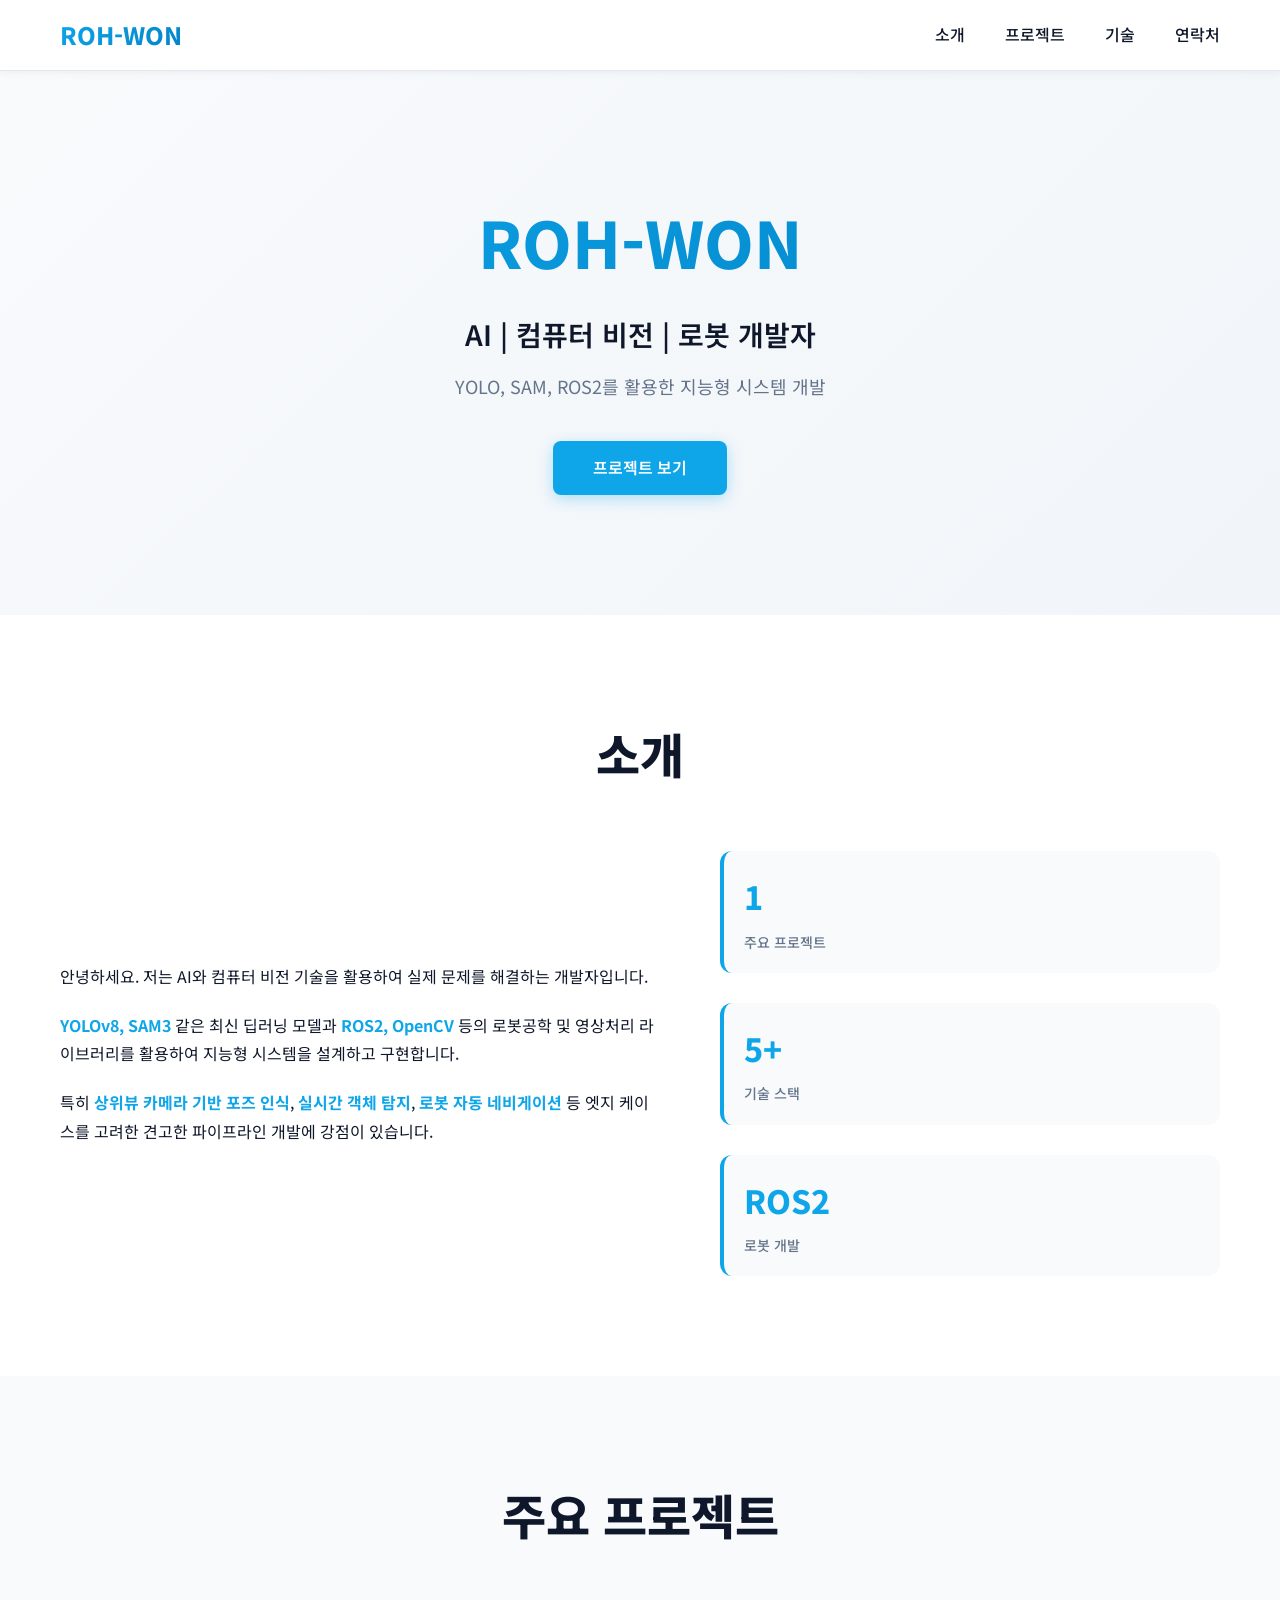
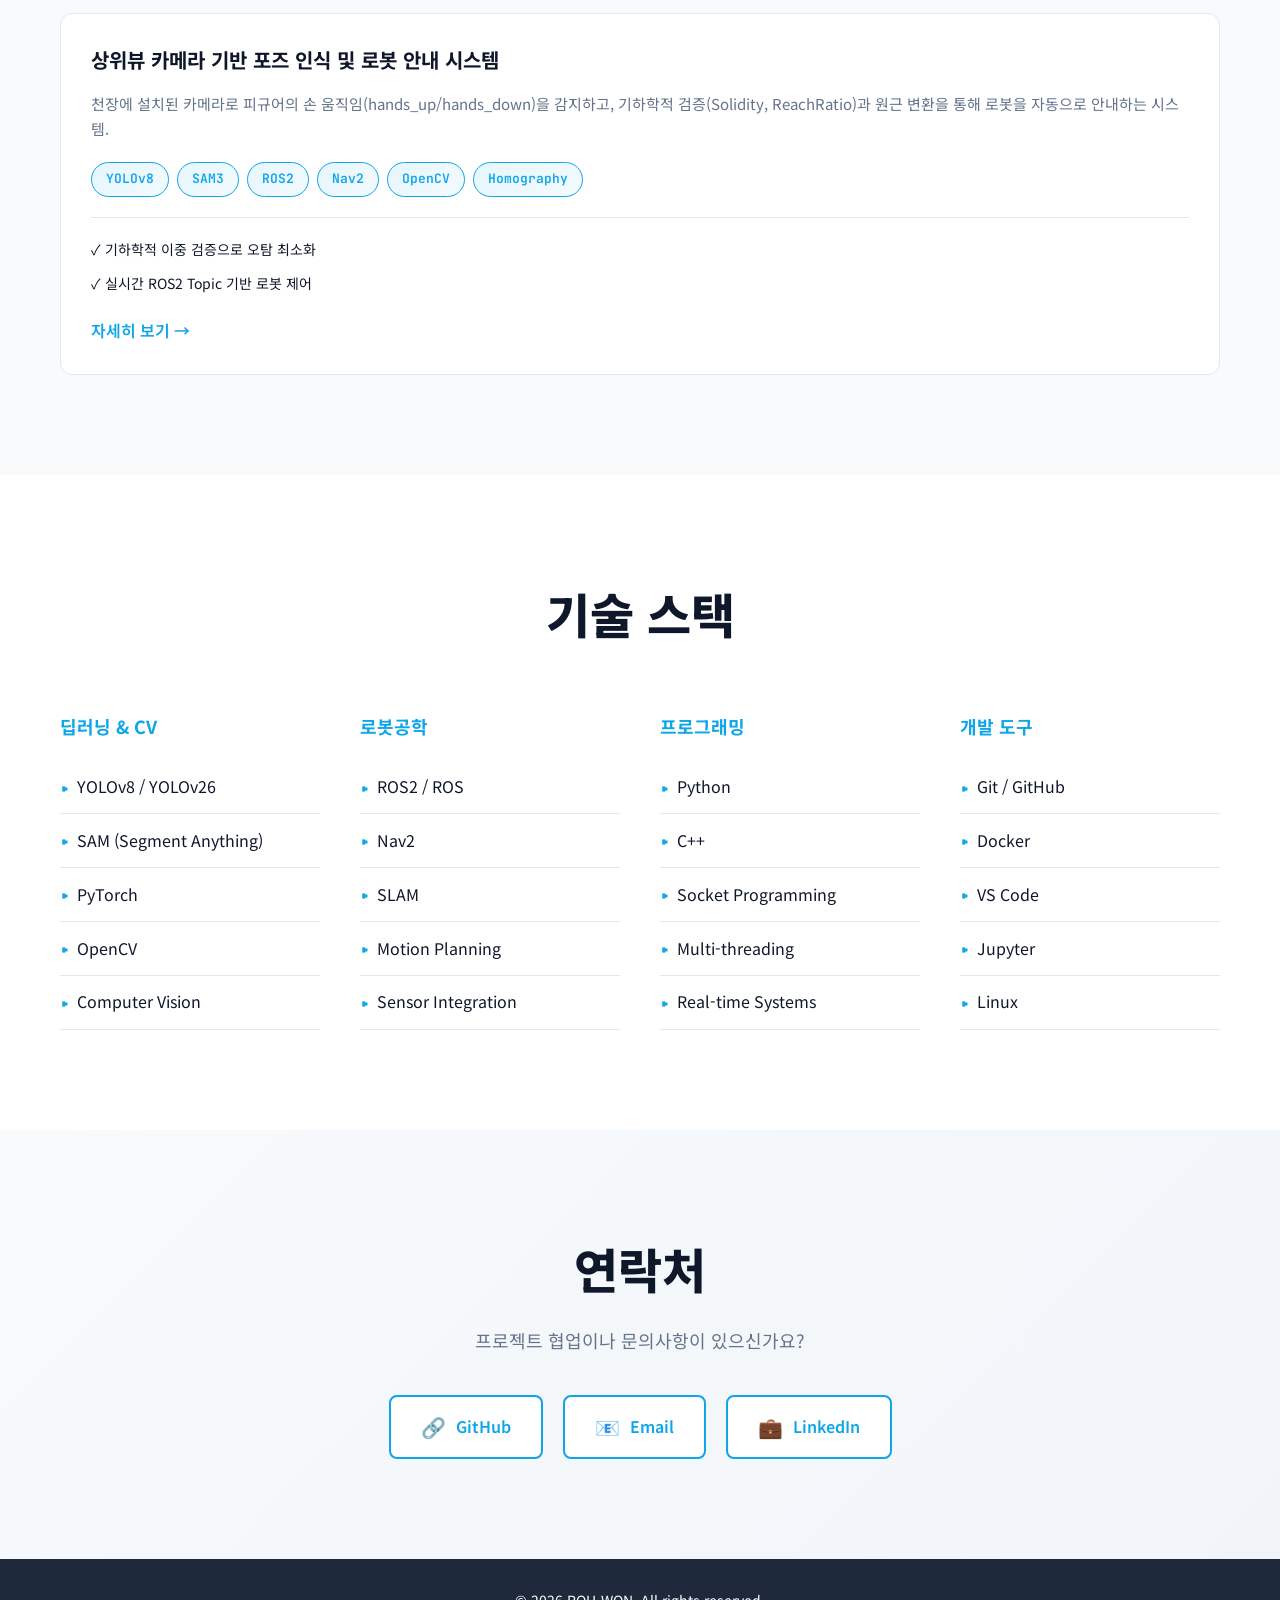
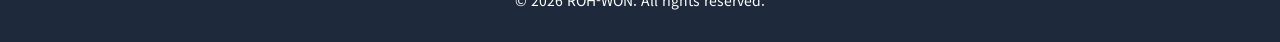
<file: index.html>
<!DOCTYPE html>
<html lang="ko">
<head>
    <meta charset="UTF-8">
    <meta name="viewport" content="width=device-width, initial-scale=1.0">
    <title>ROH-WON Portfolio | AI & 컴퓨터 비전 개발자</title>
    <link rel="preconnect" href="https://fonts.googleapis.com">
    <link href="https://fonts.googleapis.com/css2?family=Noto+Sans+KR:wght@300;400;600;700;800&family=JetBrains+Mono:wght@400;600&display=swap" rel="stylesheet">
    <link rel="stylesheet" href="style.css">
</head>
<body>
    <!-- NAVBAR -->
    <nav class="navbar">
        <div class="container">
            <div class="nav-logo">ROH-WON</div>
            <ul class="nav-links">
                <li><a href="#about">소개</a></li>
                <li><a href="#projects">프로젝트</a></li>
                <li><a href="#skills">기술</a></li>
                <li><a href="#contact">연락처</a></li>
            </ul>
        </div>
    </nav>

    <!-- HERO -->
    <header class="hero">
        <div class="container">
            <h1>ROH-WON</h1>
            <p class="hero-subtitle">AI | 컴퓨터 비전 | 로봇 개발자</p>
            <p class="hero-desc">YOLO, SAM, ROS2를 활용한 지능형 시스템 개발</p>
            <a href="#projects" class="cta-button">프로젝트 보기</a>
        </div>
    </header>

    <!-- ABOUT -->
    <section id="about" class="about">
        <div class="container">
            <h2>소개</h2>
            <div class="about-content">
                <div class="about-text">
                    <p>
                        안녕하세요. 저는 AI와 컴퓨터 비전 기술을 활용하여 실제 문제를 해결하는 개발자입니다.
                    </p>
                    <p>
                        <strong>YOLOv8, SAM3</strong> 같은 최신 딥러닝 모델과 <strong>ROS2, OpenCV</strong> 등의 로봇공학 및 영상처리 라이브러리를 활용하여 
                        지능형 시스템을 설계하고 구현합니다.
                    </p>
                    <p>
                        특히 <strong>상위뷰 카메라 기반 포즈 인식</strong>, <strong>실시간 객체 탐지</strong>, <strong>로봇 자동 네비게이션</strong> 등 
                        엣지 케이스를 고려한 견고한 파이프라인 개발에 강점이 있습니다.
                    </p>
                </div>
                <div class="about-stats">
                    <div class="stat">
                        <span class="stat-number">1</span>
                        <span class="stat-label">주요 프로젝트</span>
                    </div>
                    <div class="stat">
                        <span class="stat-number">5+</span>
                        <span class="stat-label">기술 스택</span>
                    </div>
                    <div class="stat">
                        <span class="stat-number">ROS2</span>
                        <span class="stat-label">로봇 개발</span>
                    </div>
                </div>
            </div>
        </div>
    </section>

    <!-- PROJECTS -->
    <section id="projects" class="projects">
        <div class="container">
            <h2>주요 프로젝트</h2>
            <div class="projects-grid">
                <!-- Project 1: Top-View Pose Detection -->
                <article class="project-card">
                    <div class="project-header">
                        <h3>상위뷰 카메라 기반 포즈 인식 및 로봇 안내 시스템</h3>
                    </div>
                    <p class="project-excerpt">
                        천장에 설치된 카메라로 피규어의 손 움직임(hands_up/hands_down)을 감지하고, 
                        기하학적 검증(Solidity, ReachRatio)과 원근 변환을 통해 로봇을 자동으로 안내하는 시스템.
                    </p>
                    <div class="tech-tags">
                        <span class="tech-tag">YOLOv8</span>
                        <span class="tech-tag">SAM3</span>
                        <span class="tech-tag">ROS2</span>
                        <span class="tech-tag">Nav2</span>
                        <span class="tech-tag">OpenCV</span>
                        <span class="tech-tag">Homography</span>
                    </div>
                    <div class="project-footer">
                        <p class="project-highlight">✓ 기하학적 이중 검증으로 오탐 최소화</p>
                        <p class="project-highlight">✓ 실시간 ROS2 Topic 기반 로봇 제어</p>
                        <a href="projects/detection/" class="project-link">자세히 보기 →</a>
                    </div>
                </article>
            </div>
        </div>
    </section>

    <!-- SKILLS -->
    <section id="skills" class="skills">
        <div class="container">
            <h2>기술 스택</h2>
            <div class="skills-grid">
                <div class="skill-category">
                    <h3>딥러닝 & CV</h3>
                    <ul>
                        <li>YOLOv8 / YOLOv26</li>
                        <li>SAM (Segment Anything)</li>
                        <li>PyTorch</li>
                        <li>OpenCV</li>
                        <li>Computer Vision</li>
                    </ul>
                </div>
                <div class="skill-category">
                    <h3>로봇공학</h3>
                    <ul>
                        <li>ROS2 / ROS</li>
                        <li>Nav2</li>
                        <li>SLAM</li>
                        <li>Motion Planning</li>
                        <li>Sensor Integration</li>
                    </ul>
                </div>
                <div class="skill-category">
                    <h3>프로그래밍</h3>
                    <ul>
                        <li>Python</li>
                        <li>C++</li>
                        <li>Socket Programming</li>
                        <li>Multi-threading</li>
                        <li>Real-time Systems</li>
                    </ul>
                </div>
                <div class="skill-category">
                    <h3>개발 도구</h3>
                    <ul>
                        <li>Git / GitHub</li>
                        <li>Docker</li>
                        <li>VS Code</li>
                        <li>Jupyter</li>
                        <li>Linux</li>
                    </ul>
                </div>
            </div>
        </div>
    </section>

    <!-- CONTACT -->
    <section id="contact" class="contact">
        <div class="container">
            <h2>연락처</h2>
            <p>프로젝트 협업이나 문의사항이 있으신가요?</p>
            <div class="contact-links">
                <a href="https://github.com/ROH-WON" class="contact-link" target="_blank">
                    <span class="icon">🔗</span> GitHub
                </a>
                <a href="mailto:roh.won@example.com" class="contact-link">
                    <span class="icon">📧</span> Email
                </a>
                <a href="https://linkedin.com/in/rohwon" class="contact-link" target="_blank">
                    <span class="icon">💼</span> LinkedIn
                </a>
            </div>
        </div>
    </section>

    <!-- FOOTER -->
    <footer class="footer">
        <div class="container">
            <p>&copy; 2026 ROH-WON. All rights reserved.</p>
        </div>
    </footer>

    <script src="script.js"></script>
</body>
</html>
</file>
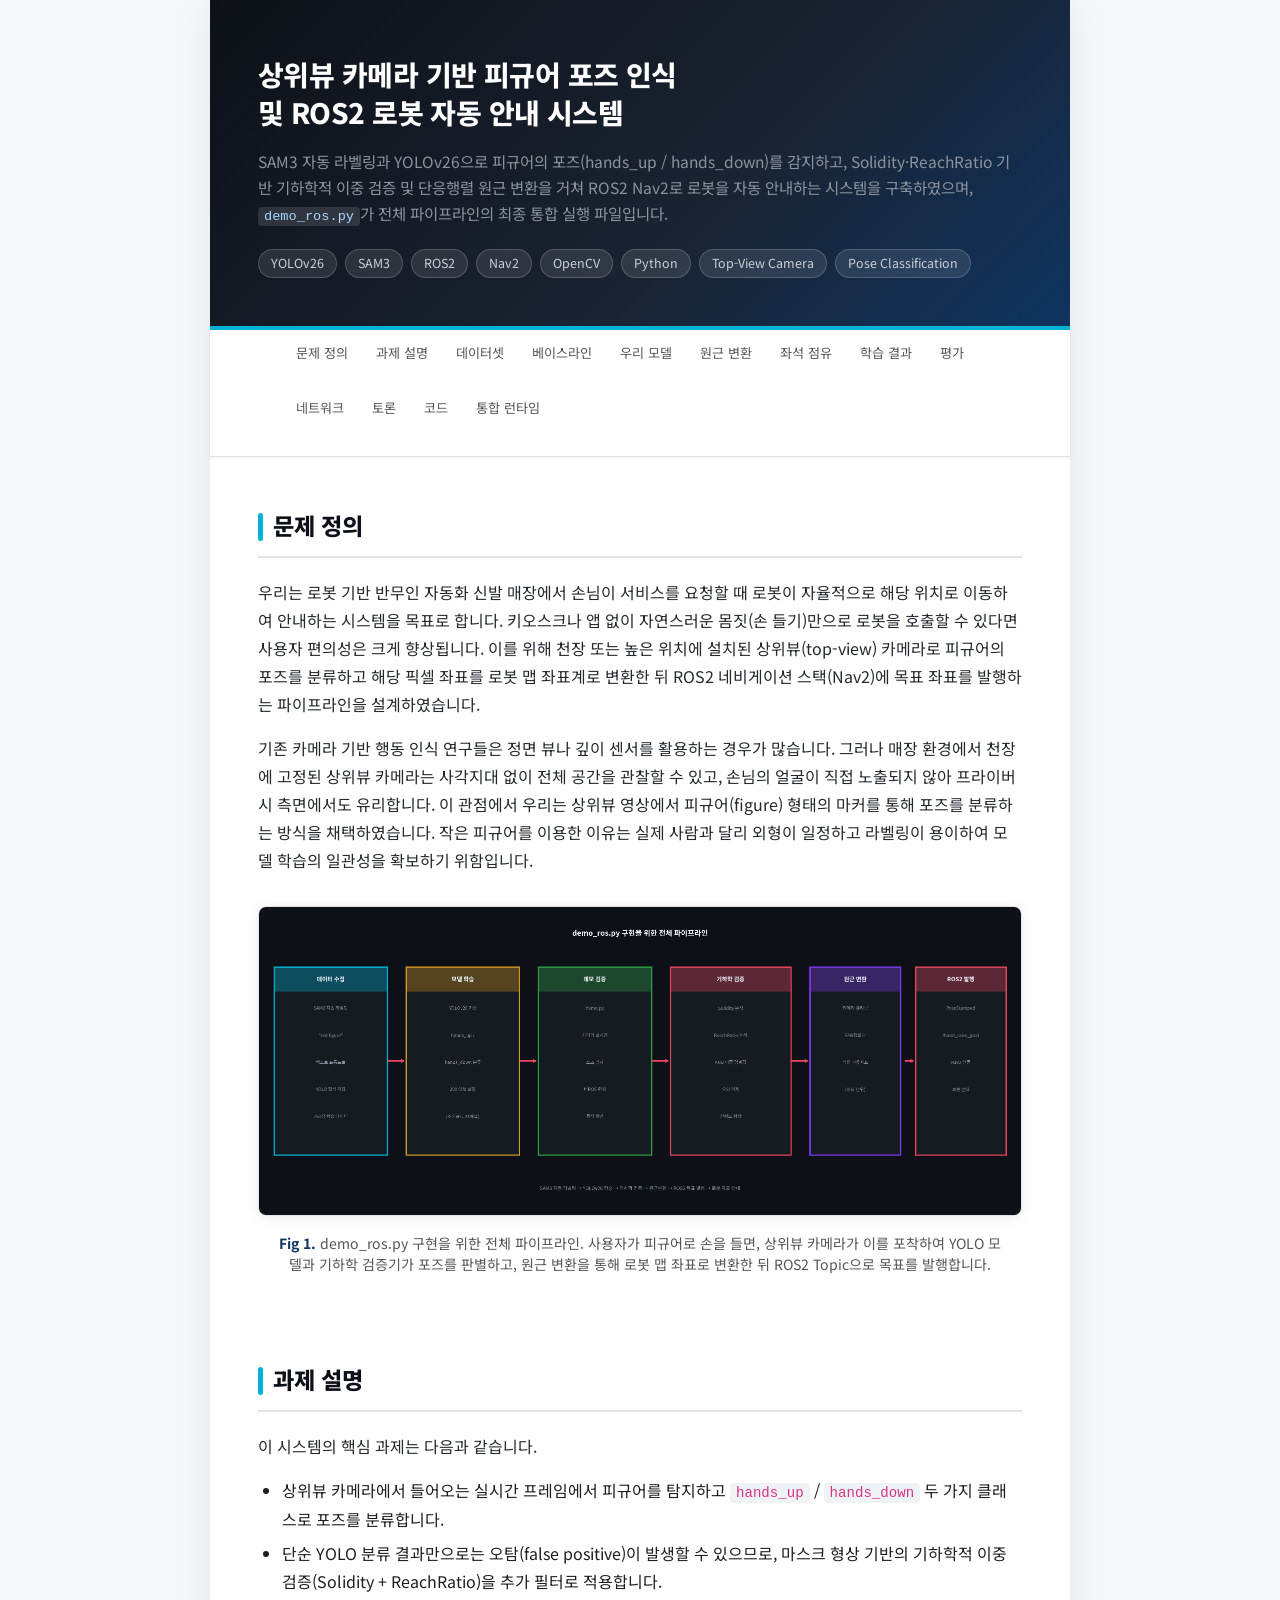
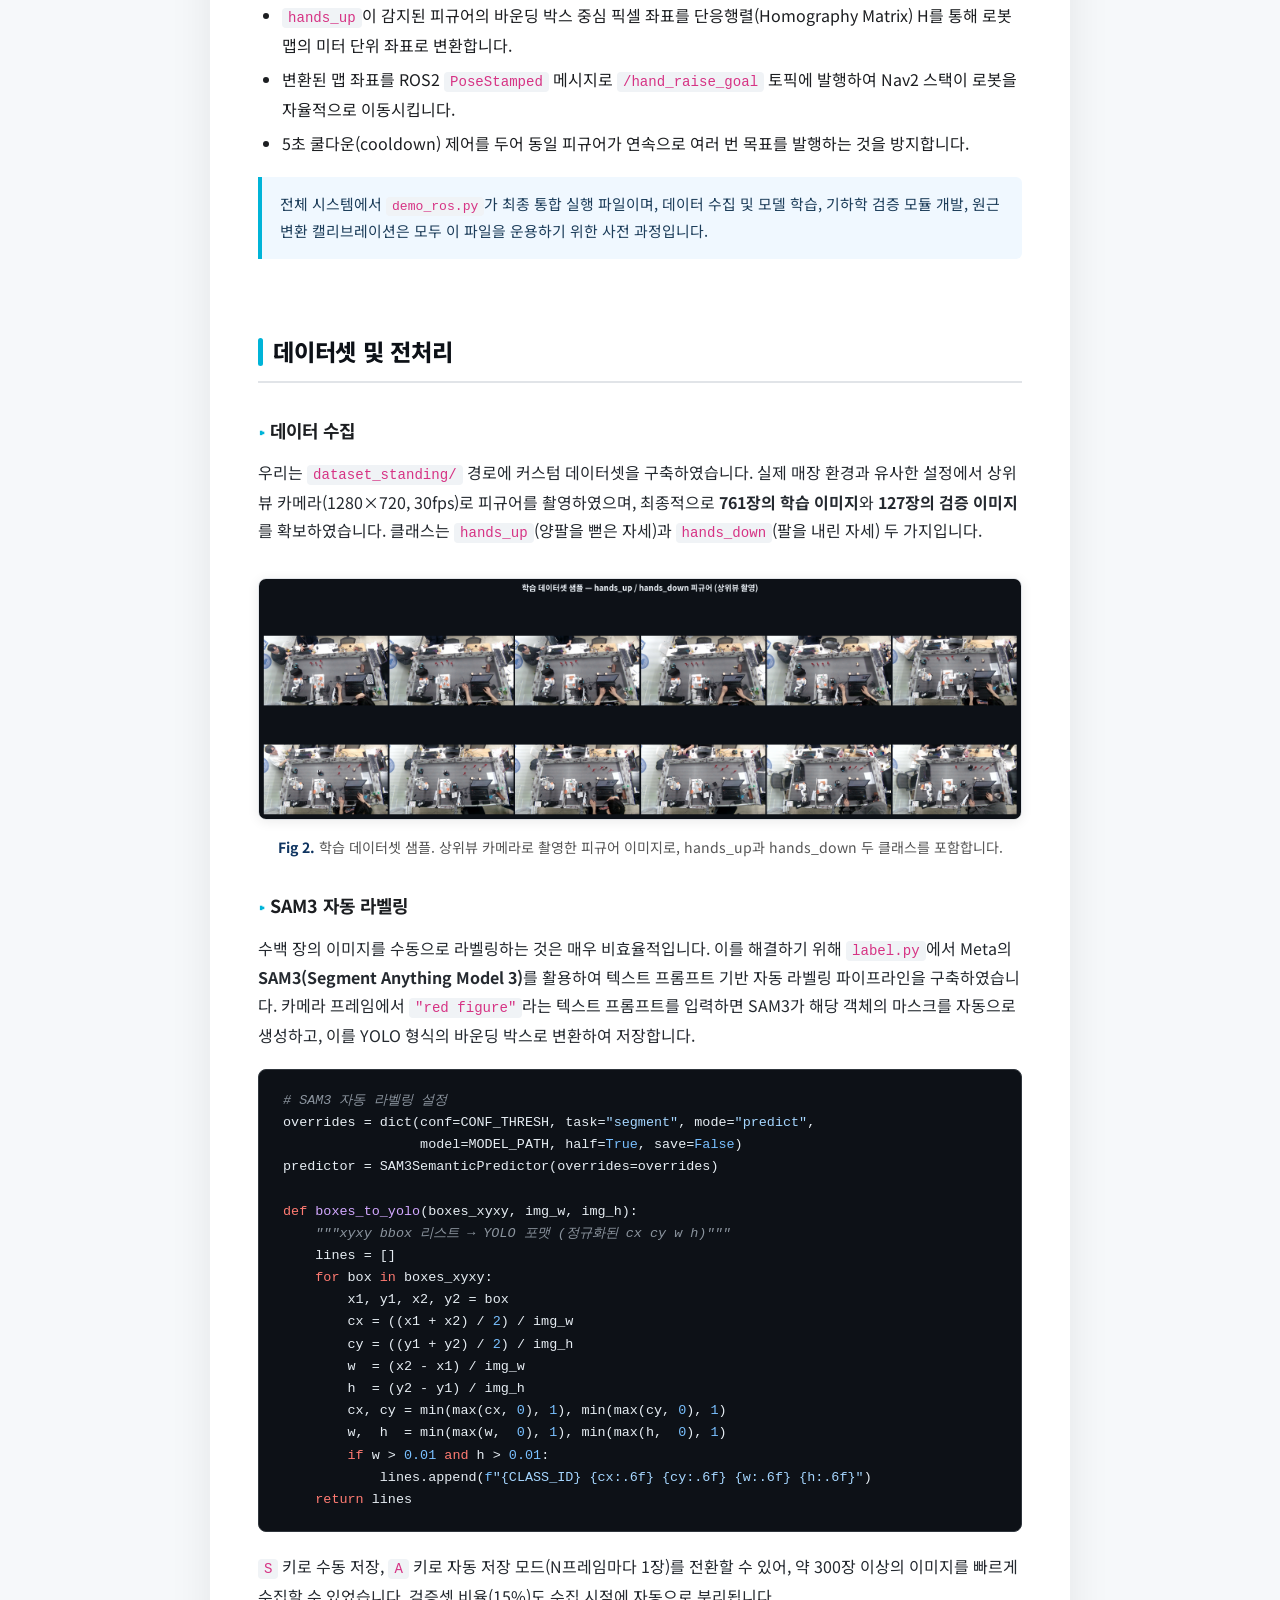
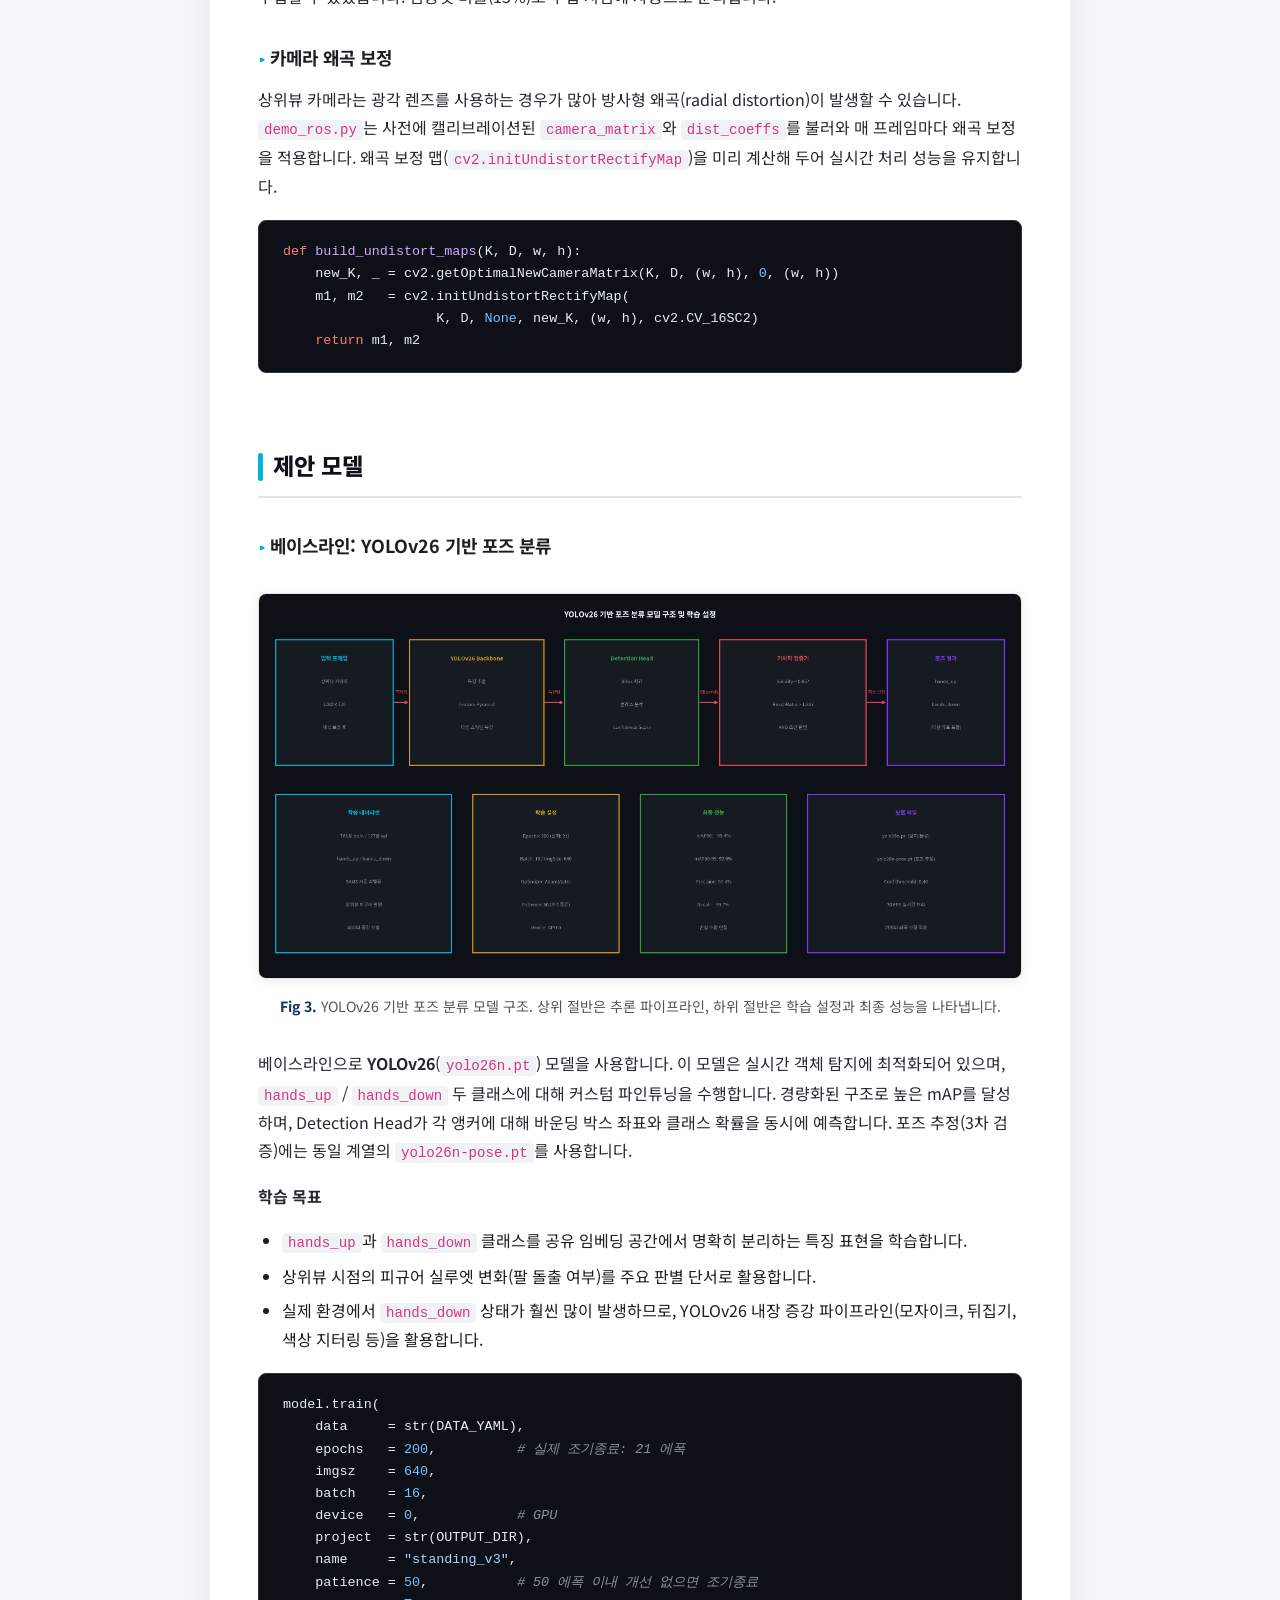
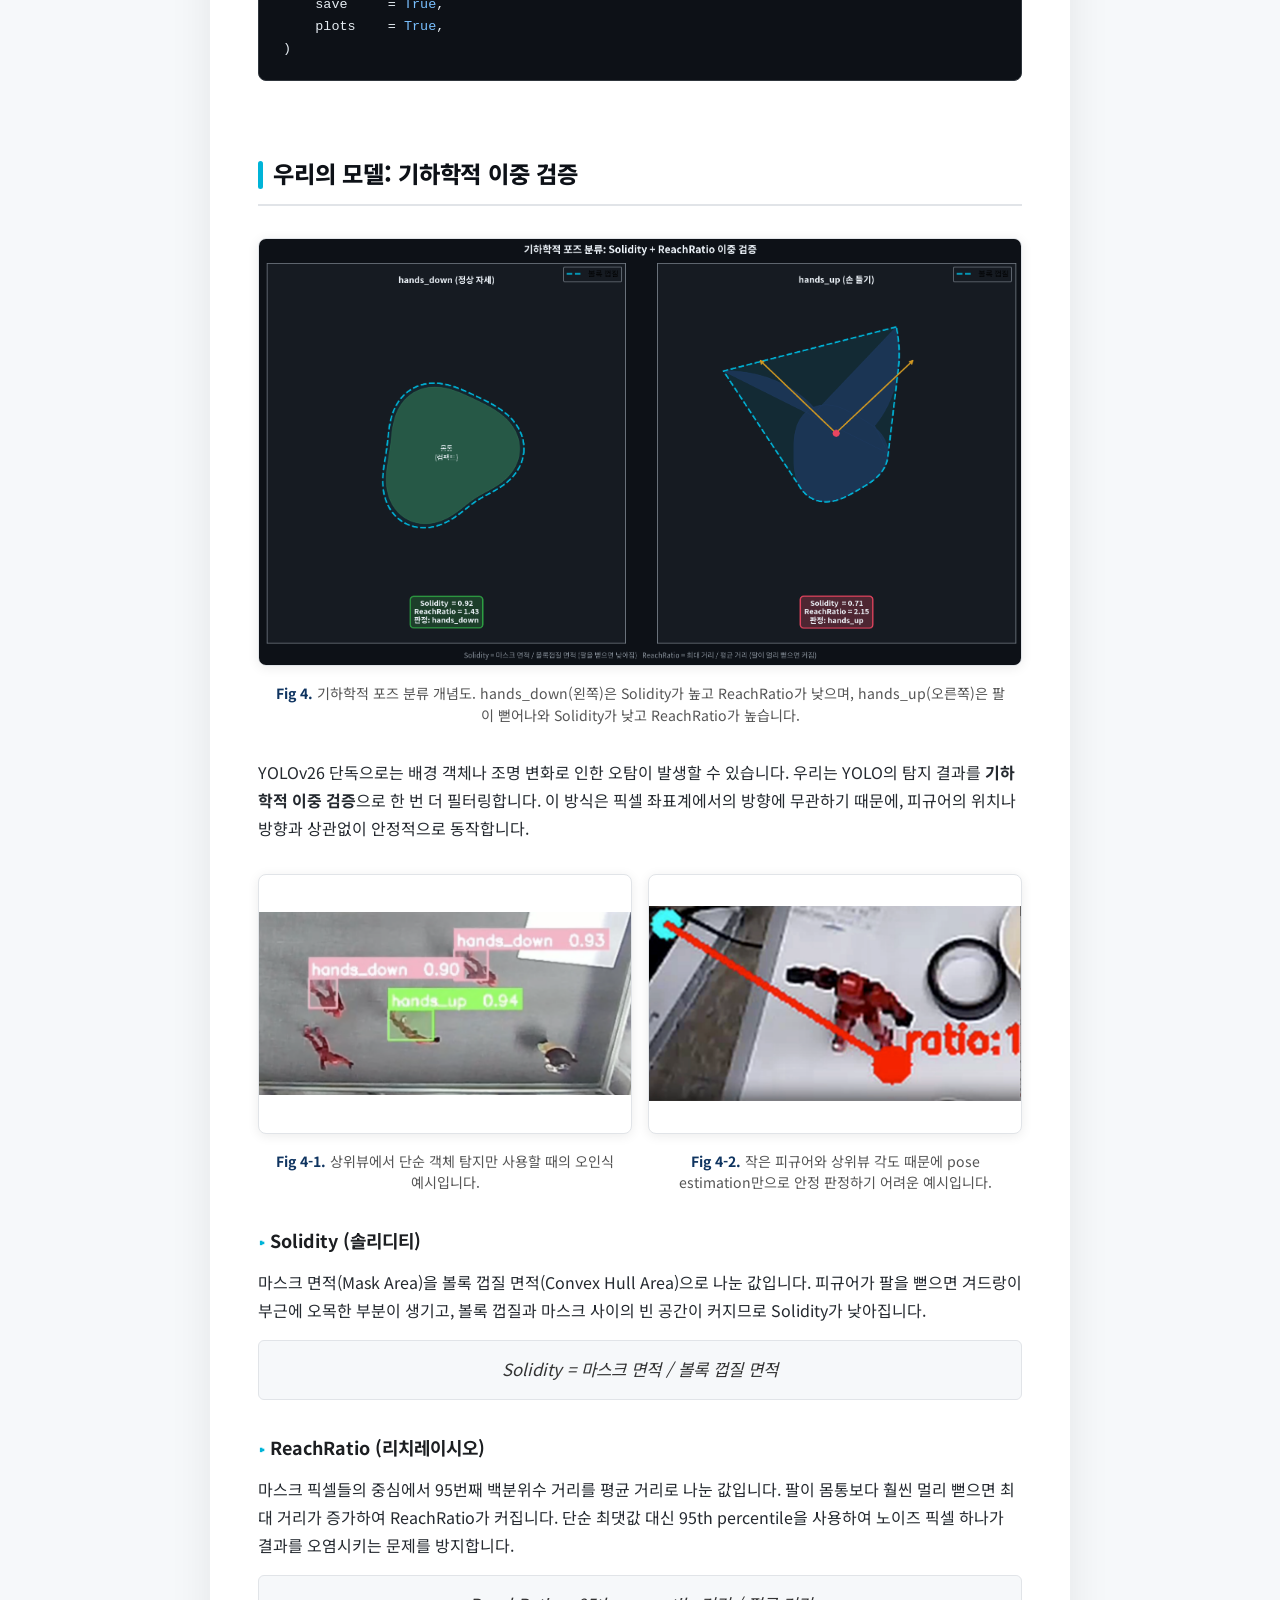
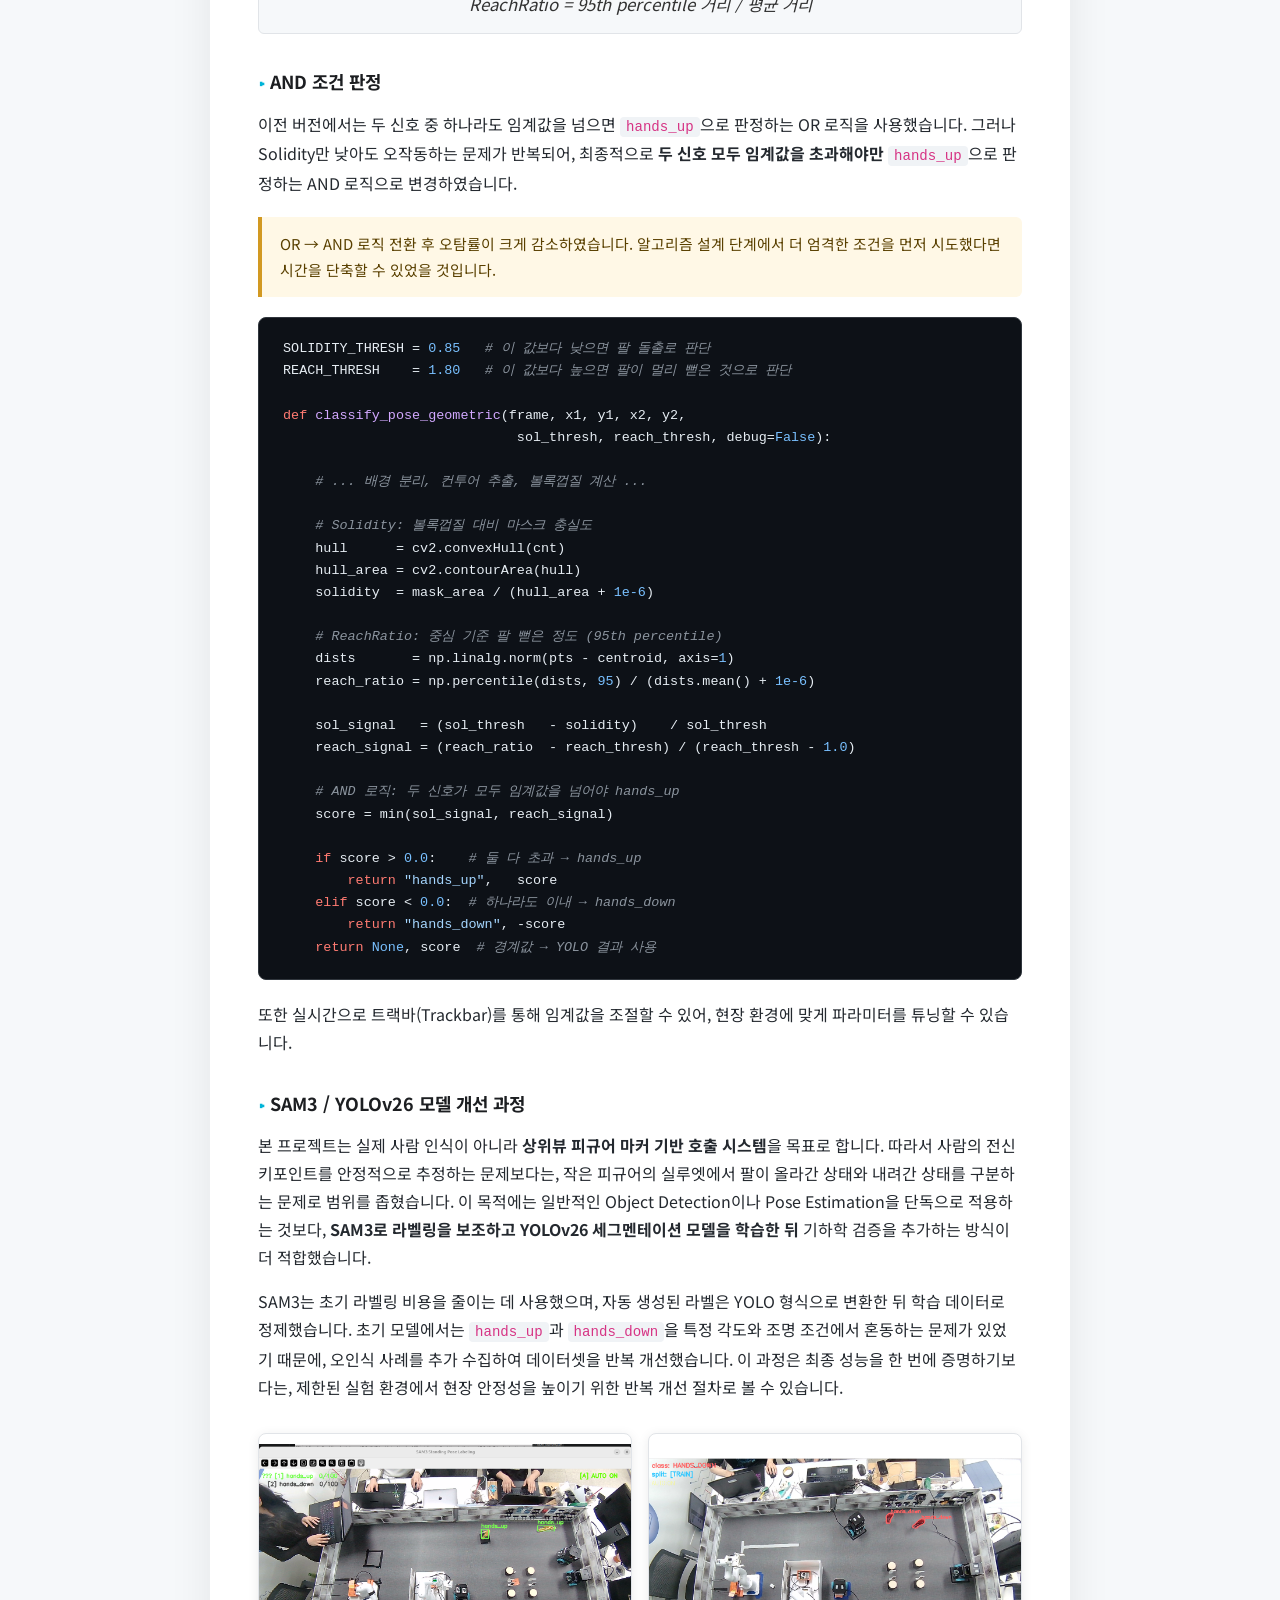
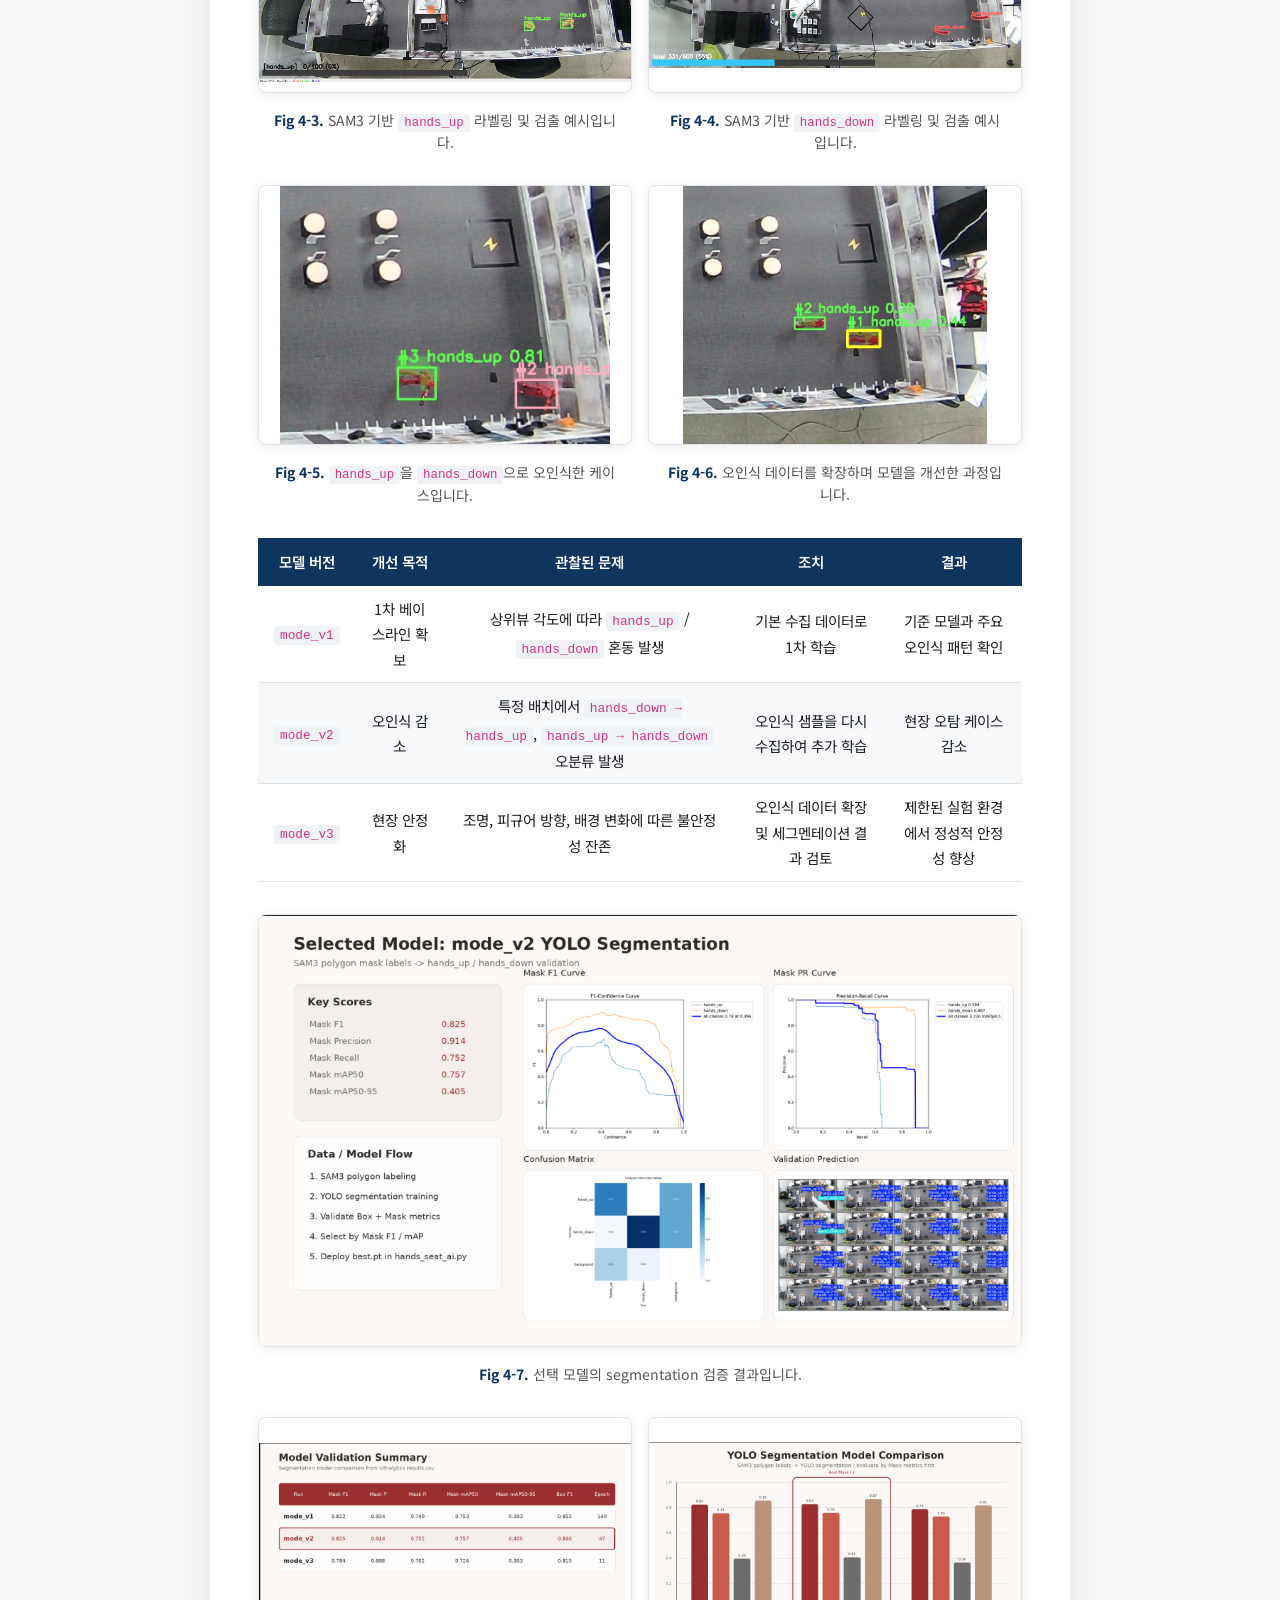
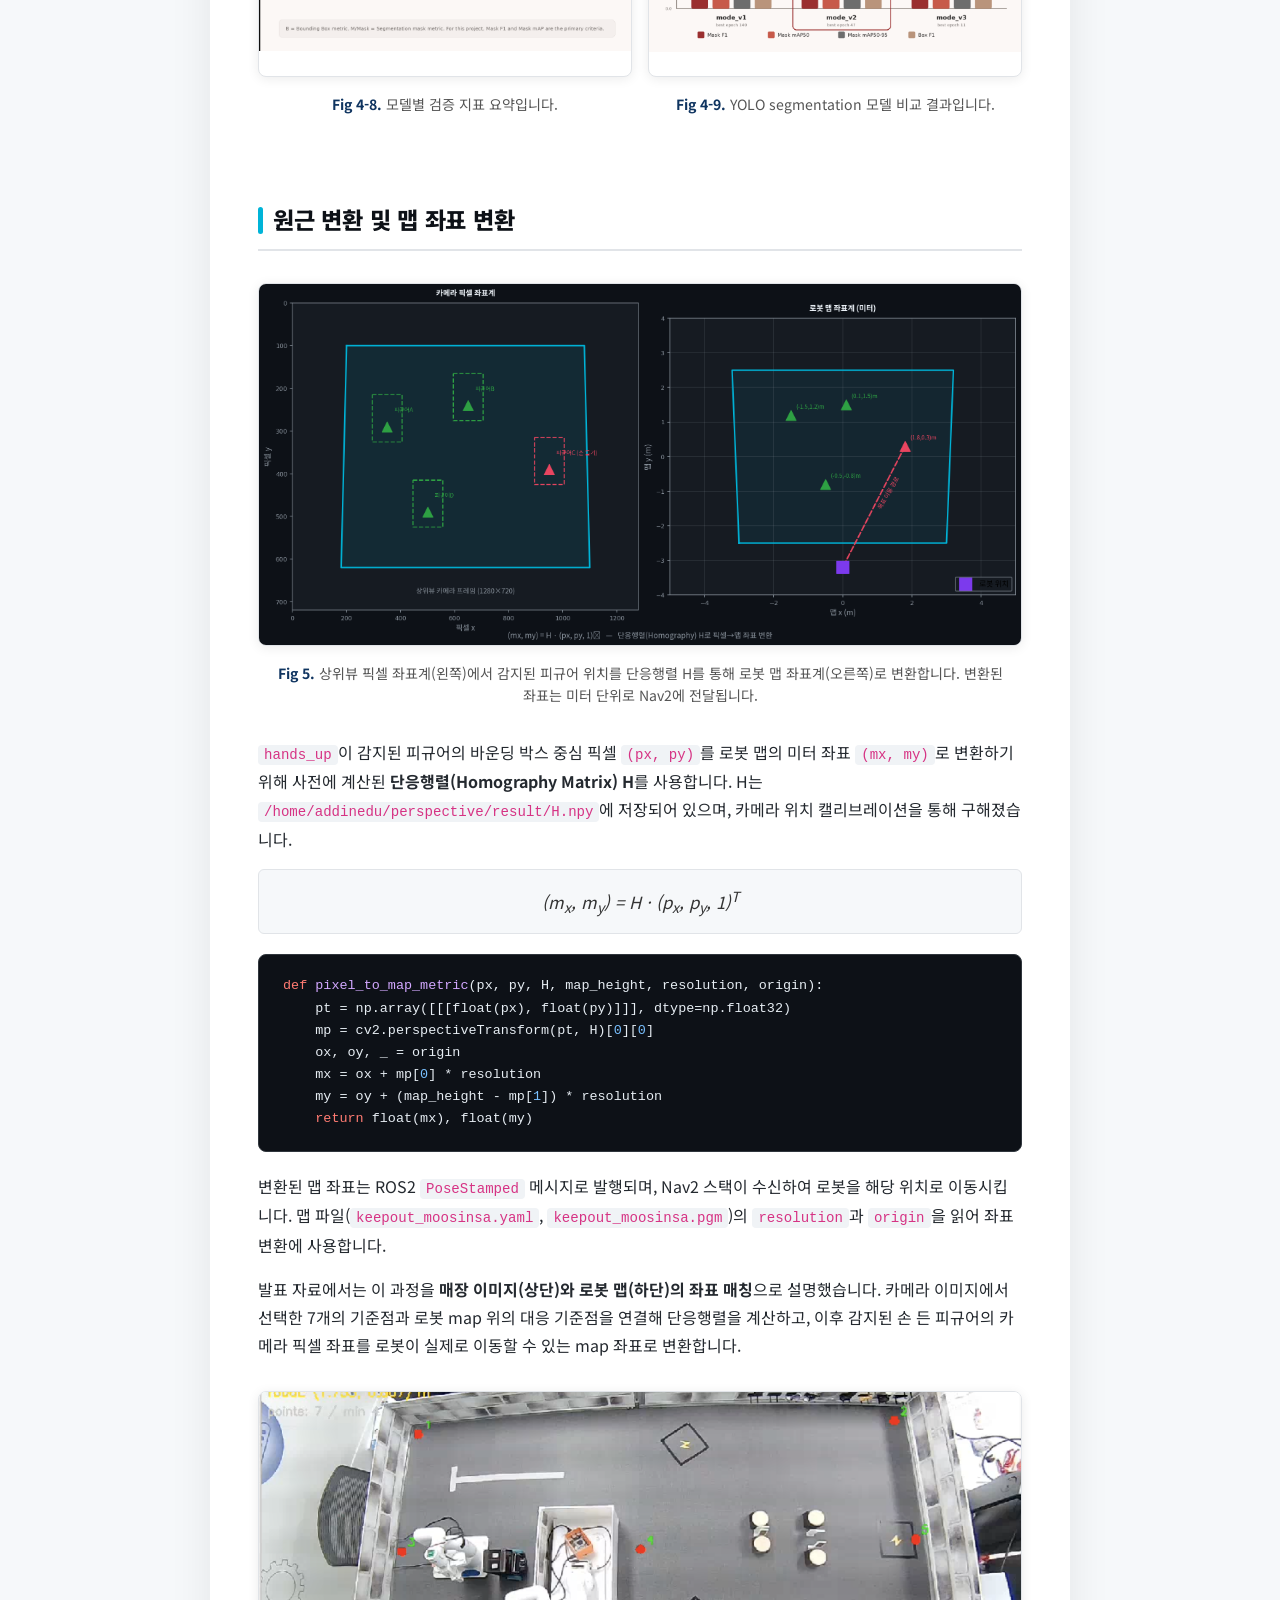
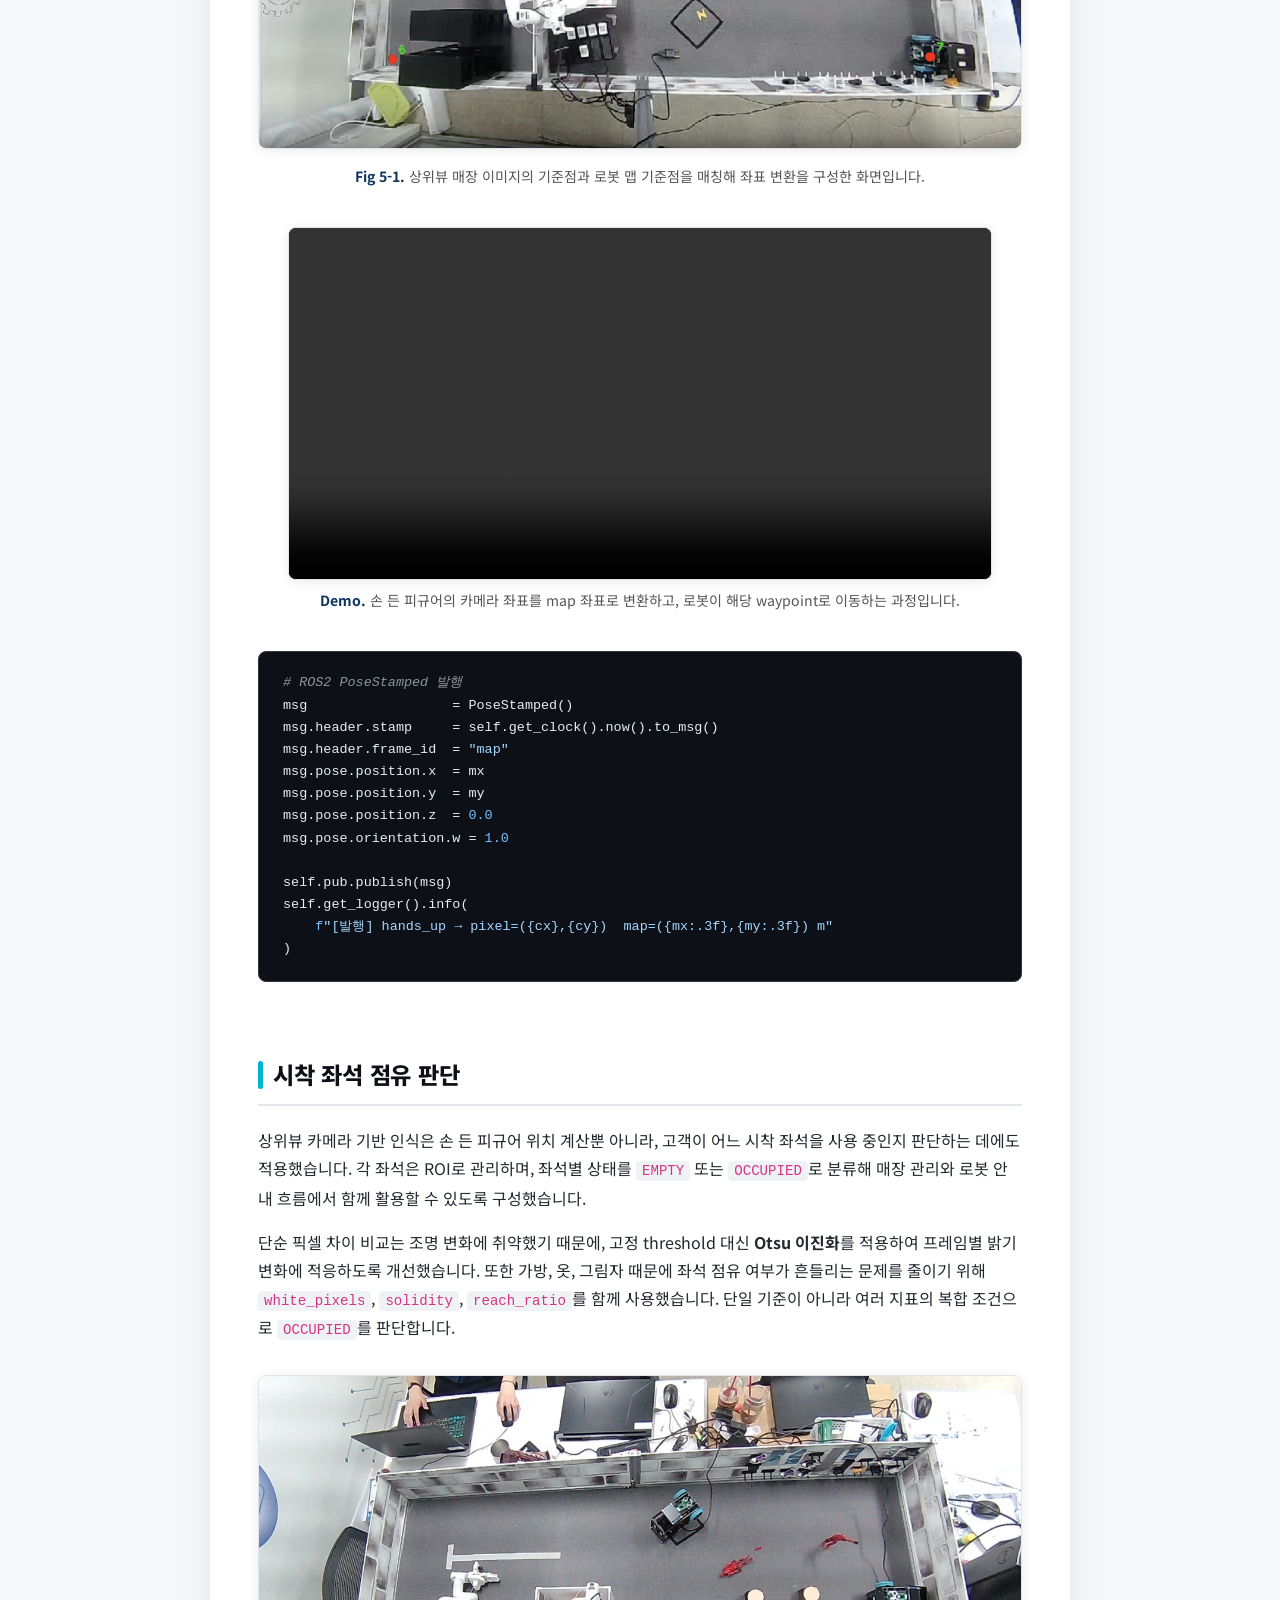
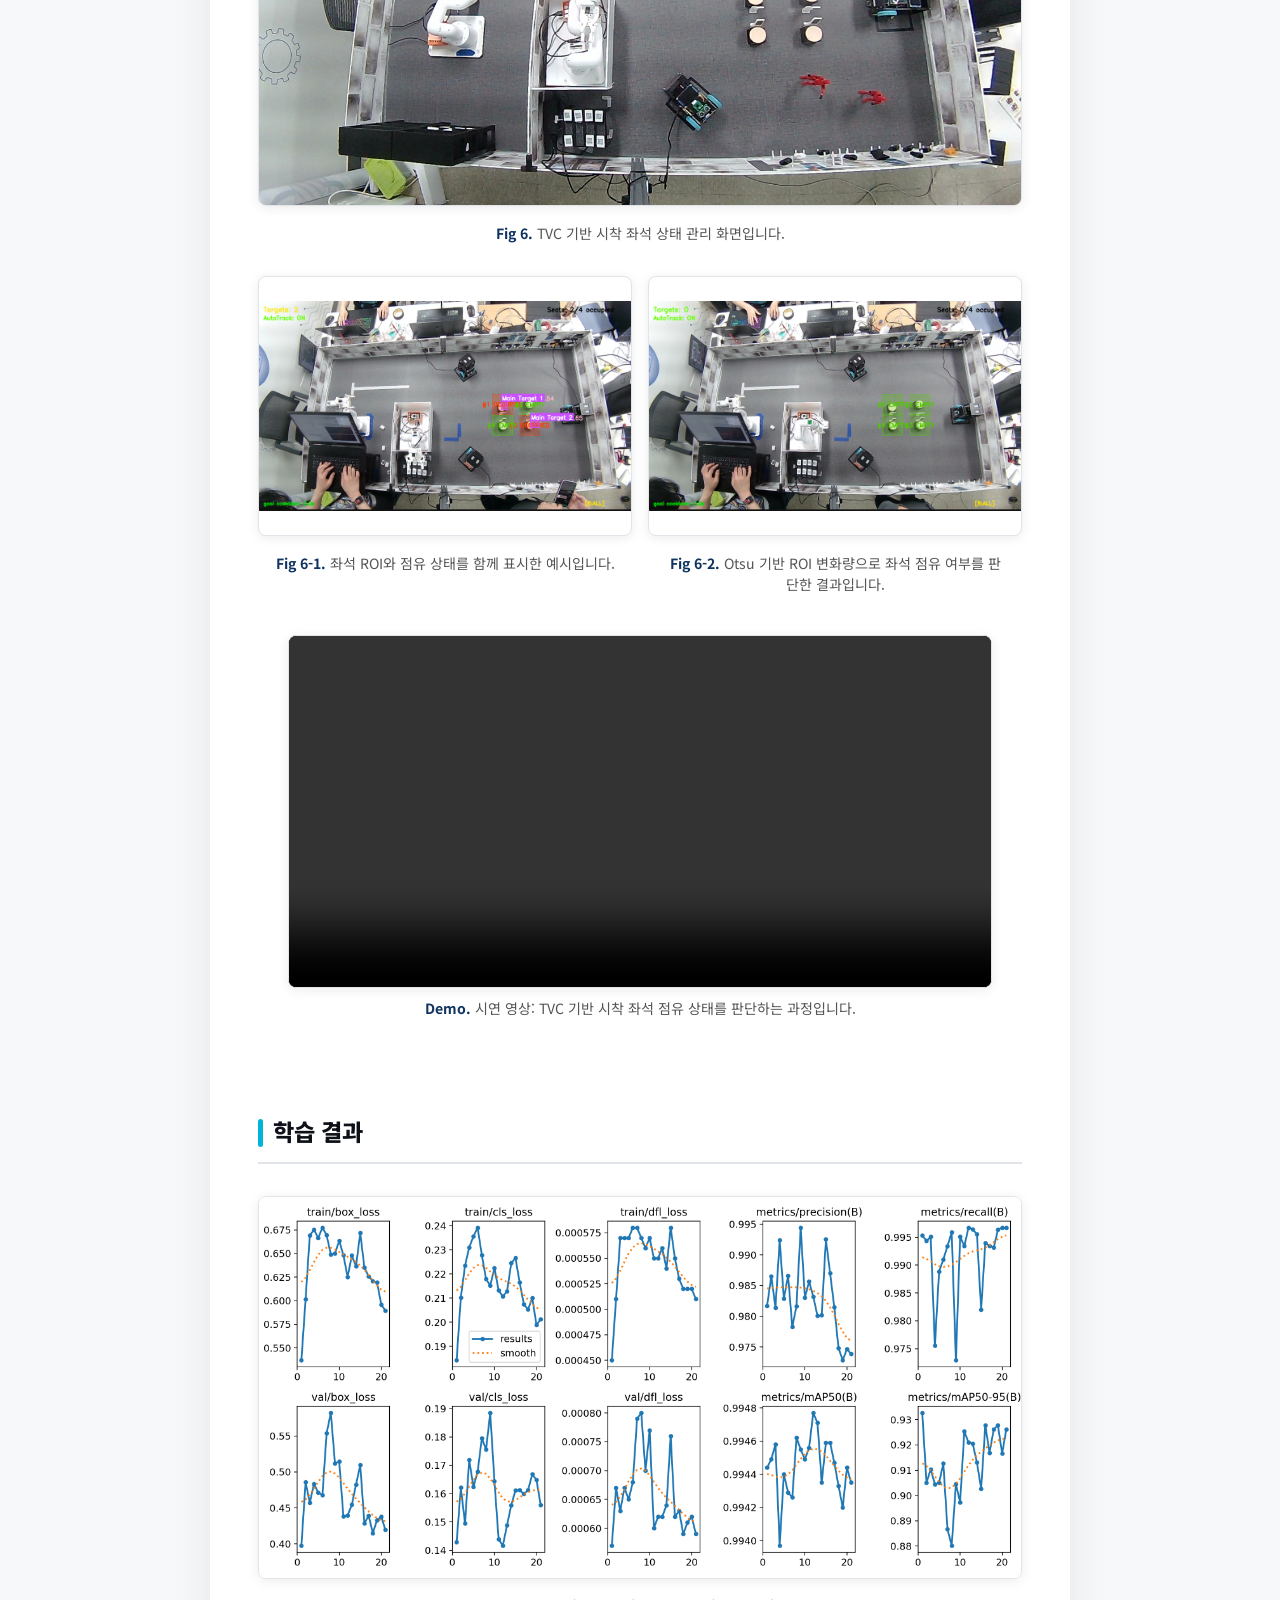
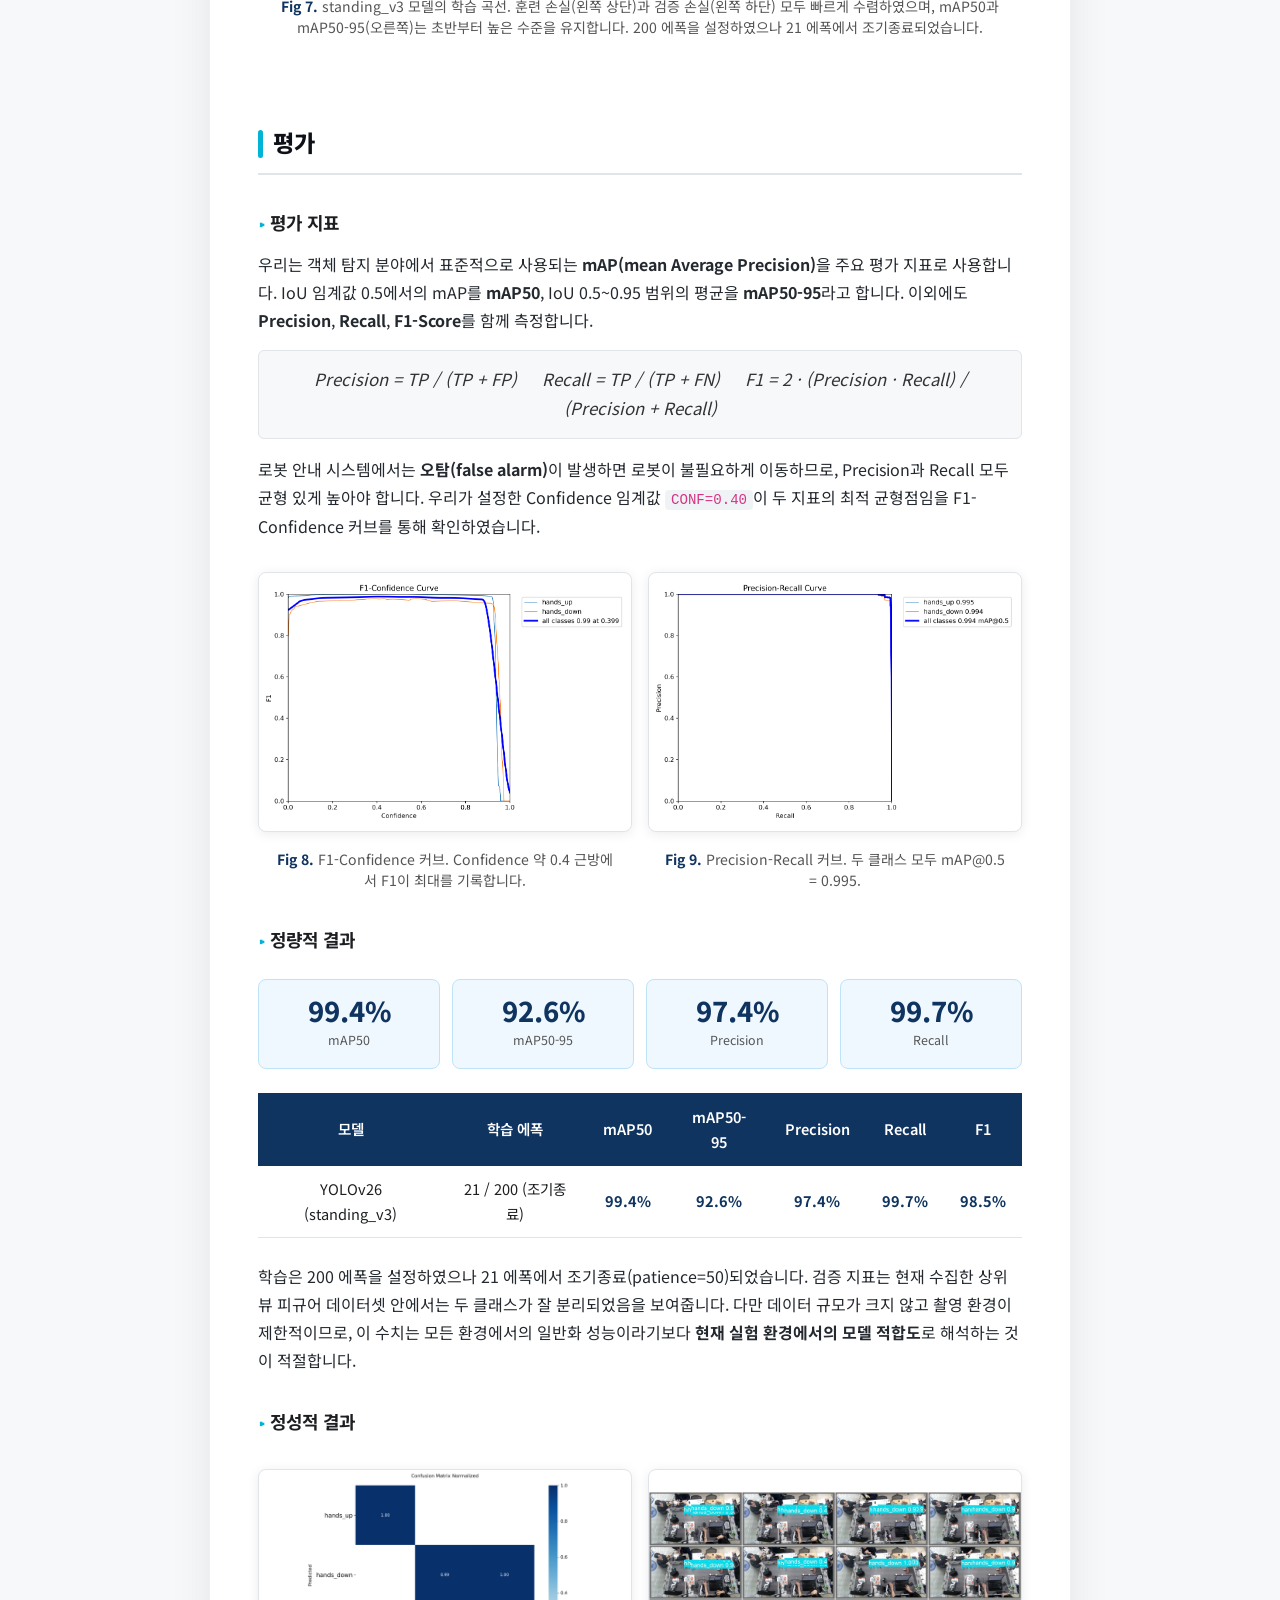
<file: projects/detection/index.html>
<!DOCTYPE html>
<html lang="ko">
<head>
  <meta charset="UTF-8" />
  <meta name="viewport" content="width=device-width, initial-scale=1.0" />
  <title>상위뷰 카메라 기반 피규어 포즈 인식 및 ROS2 로봇 자동 안내 시스템</title>
  <link rel="preconnect" href="https://fonts.googleapis.com" />
  <link href="https://fonts.googleapis.com/css2?family=Noto+Sans+KR:wght@400;600;800&display=swap" rel="stylesheet" />
  <link rel="stylesheet" href="style.css?v=3" />
</head>
<body>

<div class="page-wrap">

<!-- ══════════════════════════ HERO ══════════════════════════ -->
<header class="hero">
  <h1>상위뷰 카메라 기반 피규어 포즈 인식<br>및 ROS2 로봇 자동 안내 시스템</h1>
  <p class="subtitle">
    SAM3 자동 라벨링과 YOLOv26으로 피규어의 포즈(hands_up / hands_down)를 감지하고,
    Solidity·ReachRatio 기반 기하학적 이중 검증 및 단응행렬 원근 변환을 거쳐
    ROS2 Nav2로 로봇을 자동 안내하는 시스템을 구축하였으며,
    <code style="background:rgba(255,255,255,.12);color:#a5d6ff">demo_ros.py</code>가
    전체 파이프라인의 최종 통합 실행 파일입니다.
  </p>
  <div class="tags">
    <span class="tag">YOLOv26</span>
    <span class="tag">SAM3</span>
    <span class="tag">ROS2</span>
    <span class="tag">Nav2</span>
    <span class="tag">OpenCV</span>
    <span class="tag">Python</span>
    <span class="tag">Top-View Camera</span>
    <span class="tag">Pose Classification</span>
  </div>
</header>

<!-- ══════════════════════════ NAV ═══════════════════════════ -->
<nav>
  <ul>
    <li><a href="#problem">문제 정의</a></li>
    <li><a href="#task">과제 설명</a></li>
    <li><a href="#dataset">데이터셋</a></li>
    <li><a href="#baseline">베이스라인</a></li>
    <li><a href="#model">우리 모델</a></li>
    <li><a href="#perspective">원근 변환</a></li>
    <li><a href="#seat-occupancy">좌석 점유</a></li>
    <li><a href="#training">학습 결과</a></li>
    <li><a href="#eval">평가</a></li>
    <li><a href="#network">네트워크</a></li>
    <li><a href="#discussion">토론</a></li>
    <li><a href="#code">코드</a></li>
    <li><a href="model_chapter_additions.html">통합 런타임</a></li>
  </ul>
</nav>

<!-- ══════════════════════════ MAIN ══════════════════════════ -->
<main>

<!-- ───────────────────────── PROBLEM ──────────────────────── -->
<section id="problem">
  <h2>문제 정의</h2>
  <p>
    우리는 로봇 기반 반무인 자동화 신발 매장에서 손님이 서비스를 요청할 때 로봇이 자율적으로 해당 위치로
    이동하여 안내하는 시스템을 목표로 합니다. 키오스크나 앱 없이 자연스러운 몸짓(손 들기)만으로
    로봇을 호출할 수 있다면 사용자 편의성은 크게 향상됩니다. 이를 위해 천장 또는 높은
    위치에 설치된 상위뷰(top-view) 카메라로 피규어의 포즈를 분류하고 해당 픽셀 좌표를
    로봇 맵 좌표계로 변환한 뒤 ROS2 네비게이션 스택(Nav2)에 목표 좌표를 발행하는
    파이프라인을 설계하였습니다.
  </p>
  <p>
    기존 카메라 기반 행동 인식 연구들은 정면 뷰나 깊이 센서를 활용하는 경우가 많습니다.
    그러나 매장 환경에서 천장에 고정된 상위뷰 카메라는 사각지대 없이 전체 공간을 관찰할
    수 있고, 손님의 얼굴이 직접 노출되지 않아 프라이버시 측면에서도 유리합니다. 이 관점에서
    우리는 상위뷰 영상에서 피규어(figure) 형태의 마커를 통해 포즈를 분류하는 방식을
    채택하였습니다. 작은 피규어를 이용한 이유는 실제 사람과 달리 외형이 일정하고 라벨링이
    용이하여 모델 학습의 일관성을 확보하기 위함입니다.
  </p>

  <div class="fig-wrap">
    <img src="images/fig1_overview.png" alt="시스템 전체 파이프라인" />
    <span class="fig-caption">
      <strong>Fig 1.</strong> demo_ros.py 구현을 위한 전체 파이프라인.
      사용자가 피규어로 손을 들면, 상위뷰 카메라가 이를 포착하여 YOLO 모델과 기하학 검증기가
      포즈를 판별하고, 원근 변환을 통해 로봇 맵 좌표로 변환한 뒤 ROS2 Topic으로 목표를 발행합니다.
    </span>
  </div>
</section>

<!-- ───────────────────────── TASK ──────────────────────────── -->
<section id="task">
  <h2>과제 설명</h2>

  <p>이 시스템의 핵심 과제는 다음과 같습니다.</p>
  <ul>
    <li>상위뷰 카메라에서 들어오는 실시간 프레임에서 피규어를 탐지하고
        <code>hands_up</code> / <code>hands_down</code> 두 가지 클래스로 포즈를 분류합니다.</li>
    <li>단순 YOLO 분류 결과만으로는 오탐(false positive)이 발생할 수 있으므로,
        마스크 형상 기반의 기하학적 이중 검증(Solidity + ReachRatio)을 추가 필터로 적용합니다.</li>
    <li><code>hands_up</code>이 감지된 피규어의 바운딩 박스 중심 픽셀 좌표를
        단응행렬(Homography Matrix) H를 통해 로봇 맵의 미터 단위 좌표로 변환합니다.</li>
    <li>변환된 맵 좌표를 ROS2 <code>PoseStamped</code> 메시지로
        <code>/hand_raise_goal</code> 토픽에 발행하여 Nav2 스택이 로봇을 자율적으로 이동시킵니다.</li>
    <li>5초 쿨다운(cooldown) 제어를 두어 동일 피규어가 연속으로 여러 번 목표를 발행하는 것을 방지합니다.</li>
  </ul>

  <div class="callout">
    전체 시스템에서 <code>demo_ros.py</code>가 최종 통합 실행 파일이며,
    데이터 수집 및 모델 학습, 기하학 검증 모듈 개발, 원근 변환 캘리브레이션은
    모두 이 파일을 운용하기 위한 사전 과정입니다.
  </div>
</section>

<!-- ───────────────────────── DATASET ───────────────────────── -->
<section id="dataset">
  <h2>데이터셋 및 전처리</h2>

  <h3>데이터 수집</h3>
  <p>
    우리는 <code>dataset_standing/</code> 경로에 커스텀 데이터셋을 구축하였습니다.
    실제 매장 환경과 유사한 설정에서 상위뷰 카메라(1280×720, 30fps)로 피규어를 촬영하였으며,
    최종적으로 <strong>761장의 학습 이미지</strong>와 <strong>127장의 검증 이미지</strong>를
    확보하였습니다. 클래스는 <code>hands_up</code>(양팔을 뻗은 자세)과
    <code>hands_down</code>(팔을 내린 자세) 두 가지입니다.
  </p>

  <div class="fig-wrap">
    <img src="images/fig_dataset_mosaic.png" alt="데이터셋 샘플" />
    <span class="fig-caption">
      <strong>Fig 2.</strong> 학습 데이터셋 샘플. 상위뷰 카메라로 촬영한 피규어 이미지로,
      hands_up과 hands_down 두 클래스를 포함합니다.
    </span>
  </div>

  <h3>SAM3 자동 라벨링</h3>
  <p>
    수백 장의 이미지를 수동으로 라벨링하는 것은 매우 비효율적입니다.
    이를 해결하기 위해 <code>label.py</code>에서 Meta의
    <strong>SAM3(Segment Anything Model 3)</strong>를 활용하여
    텍스트 프롬프트 기반 자동 라벨링 파이프라인을 구축하였습니다.
    카메라 프레임에서 <code>"red figure"</code>라는 텍스트 프롬프트를 입력하면
    SAM3가 해당 객체의 마스크를 자동으로 생성하고, 이를 YOLO 형식의 바운딩 박스로 변환하여 저장합니다.
  </p>

<pre><code><span class="cm"># SAM3 자동 라벨링 설정</span>
overrides = dict(conf=CONF_THRESH, task=<span class="st">"segment"</span>, mode=<span class="st">"predict"</span>,
                 model=MODEL_PATH, half=<span class="nm">True</span>, save=<span class="nm">False</span>)
predictor = SAM3SemanticPredictor(overrides=overrides)

<span class="kw">def</span> <span class="fn">boxes_to_yolo</span>(boxes_xyxy, img_w, img_h):
    <span class="cm">"""xyxy bbox 리스트 → YOLO 포맷 (정규화된 cx cy w h)"""</span>
    lines = []
    <span class="kw">for</span> box <span class="kw">in</span> boxes_xyxy:
        x1, y1, x2, y2 = box
        cx = ((x1 + x2) / <span class="nm">2</span>) / img_w
        cy = ((y1 + y2) / <span class="nm">2</span>) / img_h
        w  = (x2 - x1) / img_w
        h  = (y2 - y1) / img_h
        cx, cy = min(max(cx, <span class="nm">0</span>), <span class="nm">1</span>), min(max(cy, <span class="nm">0</span>), <span class="nm">1</span>)
        w,  h  = min(max(w,  <span class="nm">0</span>), <span class="nm">1</span>), min(max(h,  <span class="nm">0</span>), <span class="nm">1</span>)
        <span class="kw">if</span> w > <span class="nm">0.01</span> <span class="kw">and</span> h > <span class="nm">0.01</span>:
            lines.append(<span class="nm">f</span><span class="st">"{CLASS_ID} {cx:.6f} {cy:.6f} {w:.6f} {h:.6f}"</span>)
    <span class="kw">return</span> lines</code></pre>

  <p>
    <code>S</code> 키로 수동 저장, <code>A</code> 키로 자동 저장 모드(N프레임마다 1장)를 전환할 수 있어,
    약 300장 이상의 이미지를 빠르게 수집할 수 있었습니다.
    검증셋 비율(15%)도 수집 시점에 자동으로 분리됩니다.
  </p>

  <h3>카메라 왜곡 보정</h3>
  <p>
    상위뷰 카메라는 광각 렌즈를 사용하는 경우가 많아 방사형 왜곡(radial distortion)이 발생할 수 있습니다.
    <code>demo_ros.py</code>는 사전에 캘리브레이션된 <code>camera_matrix</code>와
    <code>dist_coeffs</code>를 불러와 매 프레임마다 왜곡 보정을 적용합니다.
    왜곡 보정 맵(<code>cv2.initUndistortRectifyMap</code>)을 미리 계산해 두어 실시간 처리 성능을 유지합니다.
  </p>

<pre><code><span class="kw">def</span> <span class="fn">build_undistort_maps</span>(K, D, w, h):
    new_K, _ = cv2.getOptimalNewCameraMatrix(K, D, (w, h), <span class="nm">0</span>, (w, h))
    m1, m2   = cv2.initUndistortRectifyMap(
                   K, D, <span class="nm">None</span>, new_K, (w, h), cv2.CV_16SC2)
    <span class="kw">return</span> m1, m2</code></pre>
</section>

<!-- ───────────────────────── BASELINE ──────────────────────── -->
<section id="baseline">
  <h2>제안 모델</h2>

  <h3>베이스라인: YOLOv26 기반 포즈 분류</h3>

  <div class="fig-wrap">
    <img src="images/fig2_model_arch.png" alt="모델 아키텍처" />
    <span class="fig-caption">
      <strong>Fig 3.</strong> YOLOv26 기반 포즈 분류 모델 구조.
      상위 절반은 추론 파이프라인, 하위 절반은 학습 설정과 최종 성능을 나타냅니다.
    </span>
  </div>

  <p>
    베이스라인으로 <strong>YOLOv26</strong>(<code>yolo26n.pt</code>) 모델을 사용합니다.
    이 모델은 실시간 객체 탐지에 최적화되어 있으며,
    <code>hands_up</code> / <code>hands_down</code> 두 클래스에 대해 커스텀 파인튜닝을 수행합니다.
    경량화된 구조로 높은 mAP를 달성하며, Detection Head가 각 앵커에 대해
    바운딩 박스 좌표와 클래스 확률을 동시에 예측합니다.
    포즈 추정(3차 검증)에는 동일 계열의 <code>yolo26n-pose.pt</code>를 사용합니다.
  </p>

  <p><strong>학습 목표</strong></p>
  <ul>
    <li><code>hands_up</code>과 <code>hands_down</code> 클래스를 공유 임베딩 공간에서
        명확히 분리하는 특징 표현을 학습합니다.</li>
    <li>상위뷰 시점의 피규어 실루엣 변화(팔 돌출 여부)를 주요 판별 단서로 활용합니다.</li>
    <li>실제 환경에서 <code>hands_down</code> 상태가 훨씬 많이 발생하므로,
        YOLOv26 내장 증강 파이프라인(모자이크, 뒤집기, 색상 지터링 등)을 활용합니다.</li>
  </ul>

<pre><code>model.train(
    data     = str(DATA_YAML),
    epochs   = <span class="nm">200</span>,          <span class="cm"># 실제 조기종료: 21 에폭</span>
    imgsz    = <span class="nm">640</span>,
    batch    = <span class="nm">16</span>,
    device   = <span class="nm">0</span>,            <span class="cm"># GPU</span>
    project  = str(OUTPUT_DIR),
    name     = <span class="st">"standing_v3"</span>,
    patience = <span class="nm">50</span>,           <span class="cm"># 50 에폭 이내 개선 없으면 조기종료</span>
    save     = <span class="nm">True</span>,
    plots    = <span class="nm">True</span>,
)</code></pre>
</section>

<!-- ───────────────────────── OUR MODEL ─────────────────────── -->
<section id="model">
  <h2>우리의 모델: 기하학적 이중 검증</h2>

  <div class="fig-wrap">
    <img src="images/fig3_geometric.png" alt="기하학 검증 개념도" />
    <span class="fig-caption">
      <strong>Fig 4.</strong> 기하학적 포즈 분류 개념도.
      hands_down(왼쪽)은 Solidity가 높고 ReachRatio가 낮으며,
      hands_up(오른쪽)은 팔이 뻗어나와 Solidity가 낮고 ReachRatio가 높습니다.
    </span>
  </div>

  <p>
    YOLOv26 단독으로는 배경 객체나 조명 변화로 인한 오탐이 발생할 수 있습니다.
    우리는 YOLO의 탐지 결과를 <strong>기하학적 이중 검증</strong>으로 한 번 더 필터링합니다.
    이 방식은 픽셀 좌표계에서의 방향에 무관하기 때문에,
    피규어의 위치나 방향과 상관없이 안정적으로 동작합니다.
  </p>

  <div class="fig-row">
    <div class="fig-wrap">
      <img src="images/presentation/object_detection_limit.png" alt="Object Detection 한계 예시" />
      <span class="fig-caption">
        <strong>Fig 4-1.</strong> 상위뷰에서 단순 객체 탐지만 사용할 때의 오인식 예시입니다.
      </span>
    </div>
    <div class="fig-wrap">
      <img src="images/presentation/pose_estimation_limit.png" alt="Pose Estimation 한계 예시" />
      <span class="fig-caption">
        <strong>Fig 4-2.</strong> 작은 피규어와 상위뷰 각도 때문에 pose estimation만으로 안정 판정하기 어려운 예시입니다.
      </span>
    </div>
  </div>

  <h3>Solidity (솔리디티)</h3>
  <p>
    마스크 면적(Mask Area)을 볼록 껍질 면적(Convex Hull Area)으로 나눈 값입니다.
    피규어가 팔을 뻗으면 겨드랑이 부근에 오목한 부분이 생기고,
    볼록 껍질과 마스크 사이의 빈 공간이 커지므로 Solidity가 낮아집니다.
  </p>
  <div class="math">Solidity = 마스크 면적 / 볼록 껍질 면적</div>

  <h3>ReachRatio (리치레이시오)</h3>
  <p>
    마스크 픽셀들의 중심에서 95번째 백분위수 거리를 평균 거리로 나눈 값입니다.
    팔이 몸통보다 훨씬 멀리 뻗으면 최대 거리가 증가하여 ReachRatio가 커집니다.
    단순 최댓값 대신 95th percentile을 사용하여
    노이즈 픽셀 하나가 결과를 오염시키는 문제를 방지합니다.
  </p>
  <div class="math">ReachRatio = 95th percentile 거리 / 평균 거리</div>

  <h3>AND 조건 판정</h3>
  <p>
    이전 버전에서는 두 신호 중 하나라도 임계값을 넘으면 <code>hands_up</code>으로 판정하는
    OR 로직을 사용했습니다. 그러나 Solidity만 낮아도 오작동하는 문제가 반복되어,
    최종적으로 <strong>두 신호 모두 임계값을 초과해야만</strong>
    <code>hands_up</code>으로 판정하는 AND 로직으로 변경하였습니다.
  </p>

  <div class="callout warn">
    OR → AND 로직 전환 후 오탐률이 크게 감소하였습니다.
    알고리즘 설계 단계에서 더 엄격한 조건을 먼저 시도했다면 시간을 단축할 수 있었을 것입니다.
  </div>

<pre><code>SOLIDITY_THRESH = <span class="nm">0.85</span>   <span class="cm"># 이 값보다 낮으면 팔 돌출로 판단</span>
REACH_THRESH    = <span class="nm">1.80</span>   <span class="cm"># 이 값보다 높으면 팔이 멀리 뻗은 것으로 판단</span>

<span class="kw">def</span> <span class="fn">classify_pose_geometric</span>(frame, x1, y1, x2, y2,
                             sol_thresh, reach_thresh, debug=<span class="nm">False</span>):

    <span class="cm"># ... 배경 분리, 컨투어 추출, 볼록껍질 계산 ...</span>

    <span class="cm"># Solidity: 볼록껍질 대비 마스크 충실도</span>
    hull      = cv2.convexHull(cnt)
    hull_area = cv2.contourArea(hull)
    solidity  = mask_area / (hull_area + <span class="nm">1e-6</span>)

    <span class="cm"># ReachRatio: 중심 기준 팔 뻗은 정도 (95th percentile)</span>
    dists       = np.linalg.norm(pts - centroid, axis=<span class="nm">1</span>)
    reach_ratio = np.percentile(dists, <span class="nm">95</span>) / (dists.mean() + <span class="nm">1e-6</span>)

    sol_signal   = (sol_thresh   - solidity)    / sol_thresh
    reach_signal = (reach_ratio  - reach_thresh) / (reach_thresh - <span class="nm">1.0</span>)

    <span class="cm"># AND 로직: 두 신호가 모두 임계값을 넘어야 hands_up</span>
    score = min(sol_signal, reach_signal)

    <span class="kw">if</span> score > <span class="nm">0.0</span>:    <span class="cm"># 둘 다 초과 → hands_up</span>
        <span class="kw">return</span> <span class="st">"hands_up"</span>,   score
    <span class="kw">elif</span> score < <span class="nm">0.0</span>:  <span class="cm"># 하나라도 이내 → hands_down</span>
        <span class="kw">return</span> <span class="st">"hands_down"</span>, -score
    <span class="kw">return</span> <span class="nm">None</span>, score  <span class="cm"># 경계값 → YOLO 결과 사용</span></code></pre>

  <p>
    또한 실시간으로 트랙바(Trackbar)를 통해 임계값을 조절할 수 있어,
    현장 환경에 맞게 파라미터를 튜닝할 수 있습니다.
  </p>

  <h3>SAM3 / YOLOv26 모델 개선 과정</h3>
  <p>
    본 프로젝트는 실제 사람 인식이 아니라 <strong>상위뷰 피규어 마커 기반 호출 시스템</strong>을 목표로 합니다.
    따라서 사람의 전신 키포인트를 안정적으로 추정하는 문제보다는, 작은 피규어의 실루엣에서
    팔이 올라간 상태와 내려간 상태를 구분하는 문제로 범위를 좁혔습니다. 이 목적에는
    일반적인 Object Detection이나 Pose Estimation을 단독으로 적용하는 것보다,
    <strong>SAM3로 라벨링을 보조하고 YOLOv26 세그멘테이션 모델을 학습한 뒤</strong>
    기하학 검증을 추가하는 방식이 더 적합했습니다.
  </p>

  <p>
    SAM3는 초기 라벨링 비용을 줄이는 데 사용했으며, 자동 생성된 라벨은 YOLO 형식으로 변환한 뒤
    학습 데이터로 정제했습니다. 초기 모델에서는 <code>hands_up</code>과 <code>hands_down</code>을
    특정 각도와 조명 조건에서 혼동하는 문제가 있었기 때문에, 오인식 사례를 추가 수집하여
    데이터셋을 반복 개선했습니다. 이 과정은 최종 성능을 한 번에 증명하기보다는,
    제한된 실험 환경에서 현장 안정성을 높이기 위한 반복 개선 절차로 볼 수 있습니다.
  </p>

  <div class="fig-row">
    <div class="fig-wrap">
      <img src="images/presentation/sam3_hands_up.png" alt="SAM3 hands_up 예시" />
      <span class="fig-caption">
        <strong>Fig 4-3.</strong> SAM3 기반 <code>hands_up</code> 라벨링 및 검출 예시입니다.
      </span>
    </div>
    <div class="fig-wrap">
      <img src="images/presentation/sam3_hands_down.png" alt="SAM3 hands_down 예시" />
      <span class="fig-caption">
        <strong>Fig 4-4.</strong> SAM3 기반 <code>hands_down</code> 라벨링 및 검출 예시입니다.
      </span>
    </div>
  </div>

  <div class="fig-row">
    <div class="fig-wrap">
      <img src="images/presentation/labeling_problem.png" alt="hands_up 오인식 문제" />
      <span class="fig-caption">
        <strong>Fig 4-5.</strong> <code>hands_up</code>을 <code>hands_down</code>으로 오인식한 케이스입니다.
      </span>
    </div>
    <div class="fig-wrap">
      <img src="images/presentation/model_improvement_process.png" alt="모델 개선 과정" />
      <span class="fig-caption">
        <strong>Fig 4-6.</strong> 오인식 데이터를 확장하며 모델을 개선한 과정입니다.
      </span>
    </div>
  </div>

  <table>
    <thead>
      <tr>
        <th>모델 버전</th>
        <th>개선 목적</th>
        <th>관찰된 문제</th>
        <th>조치</th>
        <th>결과</th>
      </tr>
    </thead>
    <tbody>
      <tr>
        <td><code>mode_v1</code></td>
        <td>1차 베이스라인 확보</td>
        <td>상위뷰 각도에 따라 <code>hands_up</code> / <code>hands_down</code> 혼동 발생</td>
        <td>기본 수집 데이터로 1차 학습</td>
        <td>기준 모델과 주요 오인식 패턴 확인</td>
      </tr>
      <tr>
        <td><code>mode_v2</code></td>
        <td>오인식 감소</td>
        <td>특정 배치에서 <code>hands_down → hands_up</code>, <code>hands_up → hands_down</code> 오분류 발생</td>
        <td>오인식 샘플을 다시 수집하여 추가 학습</td>
        <td>현장 오탐 케이스 감소</td>
      </tr>
      <tr>
        <td><code>mode_v3</code></td>
        <td>현장 안정화</td>
        <td>조명, 피규어 방향, 배경 변화에 따른 불안정성 잔존</td>
        <td>오인식 데이터 확장 및 세그멘테이션 결과 검토</td>
        <td>제한된 실험 환경에서 정성적 안정성 향상</td>
      </tr>
    </tbody>
  </table>

  <div class="fig-wrap">
    <img src="images/presentation/yolo_seg_result_1.png" alt="YOLO segmentation validation result" />
    <span class="fig-caption">
      <strong>Fig 4-7.</strong> 선택 모델의 segmentation 검증 결과입니다.
    </span>
  </div>

  <div class="fig-row">
    <div class="fig-wrap">
      <img src="images/presentation/yolo_seg_result_2.png" alt="Model validation summary" />
      <span class="fig-caption">
        <strong>Fig 4-8.</strong> 모델별 검증 지표 요약입니다.
      </span>
    </div>
    <div class="fig-wrap">
      <img src="images/presentation/yolo_seg_result_3.png" alt="YOLO segmentation model comparison" />
      <span class="fig-caption">
        <strong>Fig 4-9.</strong> YOLO segmentation 모델 비교 결과입니다.
      </span>
    </div>
  </div>
</section>

<!-- ───────────────────────── PERSPECTIVE ───────────────────── -->
<section id="perspective">
  <h2>원근 변환 및 맵 좌표 변환</h2>

  <div class="fig-wrap">
    <img src="images/fig5_perspective.png" alt="원근 변환" />
    <span class="fig-caption">
      <strong>Fig 5.</strong> 상위뷰 픽셀 좌표계(왼쪽)에서 감지된 피규어 위치를
      단응행렬 H를 통해 로봇 맵 좌표계(오른쪽)로 변환합니다.
      변환된 좌표는 미터 단위로 Nav2에 전달됩니다.
    </span>
  </div>

  <p>
    <code>hands_up</code>이 감지된 피규어의 바운딩 박스 중심 픽셀
    <code>(px, py)</code>를 로봇 맵의 미터 좌표 <code>(mx, my)</code>로 변환하기 위해
    사전에 계산된 <strong>단응행렬(Homography Matrix) H</strong>를 사용합니다.
    H는 <code>/home/addinedu/perspective/result/H.npy</code>에 저장되어 있으며,
    카메라 위치 캘리브레이션을 통해 구해졌습니다.
  </p>

  <div class="math">(m<sub>x</sub>, m<sub>y</sub>) = H · (p<sub>x</sub>, p<sub>y</sub>, 1)<sup>T</sup></div>

<pre><code><span class="kw">def</span> <span class="fn">pixel_to_map_metric</span>(px, py, H, map_height, resolution, origin):
    pt = np.array([[[float(px), float(py)]]], dtype=np.float32)
    mp = cv2.perspectiveTransform(pt, H)[<span class="nm">0</span>][<span class="nm">0</span>]
    ox, oy, _ = origin
    mx = ox + mp[<span class="nm">0</span>] * resolution
    my = oy + (map_height - mp[<span class="nm">1</span>]) * resolution
    <span class="kw">return</span> float(mx), float(my)</code></pre>

  <p>
    변환된 맵 좌표는 ROS2 <code>PoseStamped</code> 메시지로 발행되며,
    Nav2 스택이 수신하여 로봇을 해당 위치로 이동시킵니다.
    맵 파일(<code>keepout_moosinsa.yaml</code>, <code>keepout_moosinsa.pgm</code>)의
    <code>resolution</code>과 <code>origin</code>을 읽어 좌표 변환에 사용합니다.
  </p>

  <p>
    발표 자료에서는 이 과정을 <strong>매장 이미지(상단)와 로봇 맵(하단)의 좌표 매칭</strong>으로 설명했습니다.
    카메라 이미지에서 선택한 7개의 기준점과 로봇 map 위의 대응 기준점을 연결해 단응행렬을 계산하고,
    이후 감지된 손 든 피규어의 카메라 픽셀 좌표를 로봇이 실제로 이동할 수 있는 map 좌표로 변환합니다.
  </p>

  <div class="fig-wrap">
    <img src="images/presentation/camera_map_matching.png" alt="매장 이미지와 로봇 맵 기준점 좌표 매칭" />
    <span class="fig-caption">
      <strong>Fig 5-1.</strong> 상위뷰 매장 이미지의 기준점과 로봇 맵 기준점을 매칭해 좌표 변환을 구성한 화면입니다.
    </span>
  </div>

  <div class="video-wrap">
    <video controls preload="metadata" playsinline width="720" height="404">
      <source src="videos/hand_raise_waypoint_demo.mp4" type="video/mp4" />
      브라우저가 MP4 영상을 지원하지 않습니다.
    </video>
    <span class="fig-caption">
      <strong>Demo.</strong> 손 든 피규어의 카메라 좌표를 map 좌표로 변환하고, 로봇이 해당 waypoint로 이동하는 과정입니다.
    </span>
  </div>

<pre><code><span class="cm"># ROS2 PoseStamped 발행</span>
msg                  = PoseStamped()
msg.header.stamp     = self.get_clock().now().to_msg()
msg.header.frame_id  = <span class="st">"map"</span>
msg.pose.position.x  = mx
msg.pose.position.y  = my
msg.pose.position.z  = <span class="nm">0.0</span>
msg.pose.orientation.w = <span class="nm">1.0</span>

self.pub.publish(msg)
self.get_logger().info(
    <span class="nm">f</span><span class="st">"[발행] hands_up → pixel=({cx},{cy})  map=({mx:.3f},{my:.3f}) m"</span>
)</code></pre>
</section>

<!-- ───────────────────────── SEAT OCCUPANCY ───────────────── -->
<section id="seat-occupancy">
  <h2>시착 좌석 점유 판단</h2>

  <p>
    상위뷰 카메라 기반 인식은 손 든 피규어 위치 계산뿐 아니라, 고객이 어느 시착 좌석을 사용 중인지
    판단하는 데에도 적용했습니다. 각 좌석은 ROI로 관리하며, 좌석별 상태를 <code>EMPTY</code> 또는
    <code>OCCUPIED</code>로 분류해 매장 관리와 로봇 안내 흐름에서 함께 활용할 수 있도록 구성했습니다.
  </p>

  <p>
    단순 픽셀 차이 비교는 조명 변화에 취약했기 때문에, 고정 threshold 대신 <strong>Otsu 이진화</strong>를
    적용하여 프레임별 밝기 변화에 적응하도록 개선했습니다. 또한 가방, 옷, 그림자 때문에 좌석 점유 여부가
    흔들리는 문제를 줄이기 위해 <code>white_pixels</code>, <code>solidity</code>, <code>reach_ratio</code>를
    함께 사용했습니다. 단일 기준이 아니라 여러 지표의 복합 조건으로 <code>OCCUPIED</code>를 판단합니다.
  </p>

  <div class="fig-wrap">
    <img src="images/presentation/seat_occupancy_overview.jpg" alt="시착 좌석 점유 판단 상위뷰" />
    <span class="fig-caption">
      <strong>Fig 6.</strong> TVC 기반 시착 좌석 상태 관리 화면입니다.
    </span>
  </div>

  <div class="fig-row">
    <div class="fig-wrap">
      <img src="images/presentation/seat_occupancy_detail_3.png" alt="좌석 점유 검출 상세 화면" />
      <span class="fig-caption">
        <strong>Fig 6-1.</strong> 좌석 ROI와 점유 상태를 함께 표시한 예시입니다.
      </span>
    </div>
    <div class="fig-wrap">
      <img src="images/presentation/seat_occupancy_detail_4.png" alt="좌석 점유 판단 결과" />
      <span class="fig-caption">
        <strong>Fig 6-2.</strong> Otsu 기반 ROI 변화량으로 좌석 점유 여부를 판단한 결과입니다.
      </span>
    </div>
  </div>

  <div class="video-wrap">
    <video controls preload="metadata" playsinline width="720" height="407">
      <source src="videos/seat_occupancy_demo.mp4" type="video/mp4" />
      브라우저가 MP4 영상을 지원하지 않습니다.
    </video>
    <span class="fig-caption">
      <strong>Demo.</strong> 시연 영상: TVC 기반 시착 좌석 점유 상태를 판단하는 과정입니다.
    </span>
  </div>
</section>

<!-- ───────────────────────── TRAINING ──────────────────────── -->
<section id="training">
  <h2>학습 결과</h2>

  <div class="fig-wrap">
    <img src="images/fig6_training_curves.png" alt="학습 곡선" />
    <span class="fig-caption">
      <strong>Fig 7.</strong> standing_v3 모델의 학습 곡선.
      훈련 손실(왼쪽 상단)과 검증 손실(왼쪽 하단) 모두 빠르게 수렴하였으며,
      mAP50과 mAP50-95(오른쪽)는 초반부터 높은 수준을 유지합니다.
      200 에폭을 설정하였으나 21 에폭에서 조기종료되었습니다.
    </span>
  </div>
</section>

<!-- ───────────────────────── EVALUATION ───────────────────── -->
<section id="eval">
  <h2>평가</h2>

  <h3>평가 지표</h3>
  <p>
    우리는 객체 탐지 분야에서 표준적으로 사용되는 <strong>mAP(mean Average Precision)</strong>을
    주요 평가 지표로 사용합니다. IoU 임계값 0.5에서의 mAP를 <strong>mAP50</strong>,
    IoU 0.5~0.95 범위의 평균을 <strong>mAP50-95</strong>라고 합니다.
    이외에도 <strong>Precision</strong>, <strong>Recall</strong>, <strong>F1-Score</strong>를
    함께 측정합니다.
  </p>

  <div class="math">
    Precision = TP / (TP + FP) &nbsp;&nbsp;&nbsp;
    Recall = TP / (TP + FN) &nbsp;&nbsp;&nbsp;
    F1 = 2 · (Precision · Recall) / (Precision + Recall)
  </div>

  <p>
    로봇 안내 시스템에서는 <strong>오탐(false alarm)</strong>이 발생하면
    로봇이 불필요하게 이동하므로, Precision과 Recall 모두 균형 있게 높아야 합니다.
    우리가 설정한 Confidence 임계값 <code>CONF=0.40</code>이 두 지표의 최적 균형점임을
    F1-Confidence 커브를 통해 확인하였습니다.
  </p>

  <div class="fig-row">
    <div class="fig-wrap">
      <img src="images/fig9_f1_curve.png" alt="F1 커브" />
      <span class="fig-caption">
        <strong>Fig 8.</strong> F1-Confidence 커브.
        Confidence 약 0.4 근방에서 F1이 최대를 기록합니다.
      </span>
    </div>
    <div class="fig-wrap">
      <img src="images/fig10_pr_curve.png" alt="PR 커브" />
      <span class="fig-caption">
        <strong>Fig 9.</strong> Precision-Recall 커브.
        두 클래스 모두 mAP@0.5 = 0.995.
      </span>
    </div>
  </div>

  <h3>정량적 결과</h3>

  <div class="metric-grid">
    <div class="metric-card">
      <div class="val">99.4%</div>
      <div class="lbl">mAP50</div>
    </div>
    <div class="metric-card">
      <div class="val">92.6%</div>
      <div class="lbl">mAP50-95</div>
    </div>
    <div class="metric-card">
      <div class="val">97.4%</div>
      <div class="lbl">Precision</div>
    </div>
    <div class="metric-card">
      <div class="val">99.7%</div>
      <div class="lbl">Recall</div>
    </div>
  </div>

  <div class="table-wrap">
    <table>
      <thead>
        <tr>
          <th>모델</th>
          <th>학습 에폭</th>
          <th>mAP50</th>
          <th>mAP50-95</th>
          <th>Precision</th>
          <th>Recall</th>
          <th>F1</th>
        </tr>
      </thead>
      <tbody>
        <tr>
          <td>YOLOv26 (standing_v3)</td>
          <td>21 / 200 (조기종료)</td>
          <td class="highlight">99.4%</td>
          <td class="highlight">92.6%</td>
          <td class="highlight">97.4%</td>
          <td class="highlight">99.7%</td>
          <td class="highlight">98.5%</td>
        </tr>
      </tbody>
    </table>
  </div>

  <p>
    학습은 200 에폭을 설정하였으나 21 에폭에서 조기종료(patience=50)되었습니다.
    검증 지표는 현재 수집한 상위뷰 피규어 데이터셋 안에서는 두 클래스가 잘 분리되었음을 보여줍니다.
    다만 데이터 규모가 크지 않고 촬영 환경이 제한적이므로, 이 수치는 모든 환경에서의 일반화 성능이라기보다
    <strong>현재 실험 환경에서의 모델 적합도</strong>로 해석하는 것이 적절합니다.
  </p>

  <h3>정성적 결과</h3>

  <div class="fig-row">
    <div class="fig-wrap">
      <img src="images/fig7_confusion_matrix.png" alt="혼동 행렬" />
      <span class="fig-caption">
        <strong>Fig 10.</strong> 정규화된 혼동 행렬(Confusion Matrix).
        두 클래스 모두 정확하게 분류되었으며, 클래스 간 오분류 비율이 매우 낮습니다.
      </span>
    </div>
    <div class="fig-wrap">
      <img src="images/fig8_val_predictions.jpg" alt="검증 예측 결과" />
      <span class="fig-caption">
        <strong>Fig 11.</strong> 검증 배치 예측 결과.
        상위뷰에서 촬영된 피규어들에 대해 바운딩 박스와 클래스 레이블이 정확하게 표시되었습니다.
      </span>
    </div>
  </div>
</section>

<!-- ───────────────────────── NETWORK ───────────────────────── -->
<section id="network">
  <h2>분산 처리 아키텍처</h2>

  <div class="fig-wrap">
    <img src="images/fig4_ros2_network.png" alt="ROS2 네트워크 구조" />
    <span class="fig-caption">
      <strong>Fig 12.</strong> 분산 처리 기반 ROS2 네트워크 구조.
      카메라 PC, AI 추론 서버, 메인 서버(ROS2), 로봇(Nav2)이
      각각 독립적인 역할을 수행합니다.
    </span>
  </div>

  <p>
    전체 시스템은 역할에 따라 네 개의 노드로 분리됩니다.
    AI 추론의 계산 부하가 크기 때문에 물리적으로 분리하여 처리 지연(latency)을 최소화하며,
    실제 흐름은 <strong>TVC → 메인 → AI → 메인 → ROS2 → 로봇</strong> 순서입니다.
  </p>

  <div class="callout">
    <strong>① TVC → ② 메인(중계) → ③ AI 처리 → ③ 메인(수신) → ④ ROS2 → 로봇</strong><br>
    메인 서버가 카메라 프레임을 받아 AI 서버로 relay하고, 결과를 돌려받아 ROS2로 발행합니다.
  </div>

  <h3>① 탑뷰 카메라 PC (192.168.1.9)</h3>
  <p>
    <code>final_udp_top.py</code>가 실행되며, USB 카메라에서 30fps로 프레임을 캡처합니다.
    JPEG으로 인코딩된 프레임을 청크(chunk) 단위로 분할하여
    <strong>메인 서버 포트 5005</strong>로 UDP 전송합니다.
    큐 점유율에 따라 JPEG 품질을 자동 조절하는 적응형 전송 방식을 사용하며,
    2초 주기로 하트비트(heartbeat)를 발송하여 연결 상태를 모니터링합니다.
  </p>

  <h3>② 메인 서버 (192.168.1.120) — 허브 역할</h3>
  <p>
    <code>main_hand_raise_ros.py</code>가 실행됩니다. 두 가지 역할을 동시에 수행합니다.
  </p>
  <ul>
    <li><strong>프레임 중계:</strong> 카메라 PC로부터 UDP(5005)로 프레임을 수신하고,
        즉시 AI 서버(192.168.1.121:6006)로 relay합니다.</li>
    <li><strong>결과 수신 및 발행:</strong> AI 서버로부터 JSON 결과를 포트 7007로 수신하여,
        단응행렬 H로 픽셀 좌표를 맵 좌표로 변환하고 <code>PoseStamped</code>를
        <code>/hand_raise_goal</code> 토픽으로 발행합니다.
        5초 쿨다운 로직이 포함되어 있습니다.</li>
  </ul>

<pre><code><span class="cm"># 메인 서버 포트 설정</span>
CAM_LISTEN_PORT    = <span class="nm">5005</span>   <span class="cm"># ① 카메라 → 메인</span>
AI_SERVER_IP       = <span class="st">"192.168.1.121"</span>
AI_SERVER_PORT     = <span class="nm">6006</span>   <span class="cm"># ② 메인 → AI (relay)</span>
RESULT_LISTEN_PORT = <span class="nm">7007</span>   <span class="cm"># ③ AI → 메인 (결과 수신)</span></code></pre>

  <h3>③ AI 추론 서버 (192.168.1.121)</h3>
  <p>
    <code>ai_hand_raise.py</code>가 실행되며, 메인 서버로부터 UDP(6006)로 프레임을 수신합니다.
    <strong>YOLOv26</strong>(<code>yolo26n.pt</code>)으로 1차 포즈 감지 후,
    Solidity와 ReachRatio 기하학 검증으로 2차 필터링을 적용합니다.
    <code>hands_up</code>으로 최종 판정된 피규어의 픽셀 좌표와 신뢰도를
    JSON 형태로 메인 서버 포트 7007에 반환합니다.
  </p>

  <h3>④ 로봇 pinky_pro — 포즈 추정 3차 검증</h3>
  <p>
    <code>hand_raise_receiver.py</code>가 라즈베리파이(pinky_pro)에서 실행되며,
    <code>/hand_raise_goal</code> 토픽을 수신합니다.
    <code>ROS_DOMAIN_ID=30</code> 환경에서 동작합니다.
    수신된 목표 좌표에 대해 <strong>yolo26n-pose.pt</strong>를 활용한
    포즈 추정(keypoint detection) 3차 검증을 수행하여, 피규어가 실제로 손을 들고 있는지
    최종 확인합니다. 검증을 통과하면 Nav2 <code>/navigate_to_pose</code> 액션으로
    로봇을 자율 이동시킵니다. 이동 중에는 중복 goal을 자동으로 스킵합니다.
  </p>
</section>

<!-- ───────────────────────── DISCUSSION ────────────────────── -->
<section id="discussion">
  <h2>토론 및 향후 방향</h2>

  <h3>미리 알았더라면 좋았을 것들</h3>

  <p>
    <strong>기하학 검증의 임계값 민감성.</strong>
    Solidity와 ReachRatio 임계값은 피규어의 종류, 카메라 높이, 조명 조건에 따라 달라집니다.
    현재는 트랙바(trackbar)로 실시간 조절이 가능하지만,
    환경이 달라질 때마다 재캘리브레이션이 필요합니다.
    향후에는 환경에 따라 임계값을 자동으로 학습하는 적응형 방법을 도입할 수 있습니다.
  </p>

  <p>
    <strong>OR 로직의 위험성.</strong>
    초기에 Solidity 또는 ReachRatio 중 하나만 임계값을 넘어도
    <code>hands_up</code>으로 판정하는 OR 방식을 사용했습니다.
    그러나 조명 변화로 Solidity만 낮아지는 경우 빈번한 오탐이 발생하였습니다.
    AND 로직으로 전환한 뒤 오탐률이 크게 줄었습니다.
    알고리즘 설계 단계에서 더 엄격한 조건을 먼저 시도했다면 시간을 단축할 수 있었을 것입니다.
  </p>

  <p>
    <strong>배경 분리의 어려움.</strong>
    현재 마스크 추출에는 Otsu 임계화를 사용합니다. 조명이 균일하지 않거나
    피규어 색상이 배경과 유사할 경우 마스크 품질이 저하될 수 있습니다.
    GrabCut이나 딥러닝 기반 세그멘테이션 모델을 사용하면 더 안정적인 마스크를 얻을 수 있지만,
    실시간 처리 부하와의 균형을 고려해야 합니다.
  </p>

  <p>
    <strong>UDP 패킷 손실.</strong>
    네트워크 상태에 따라 UDP 청크가 손실되면 프레임이 재조립되지 않아 해당 프레임이 드롭됩니다.
    현재는 타임아웃(2초)으로 처리하고 있으나,
    중요도가 높은 프레임에 대해 재전송 메커니즘을 추가하거나 TCP로 전환하는 것을 고려할 수 있습니다.
  </p>

  <h3>향후 개선 방향</h3>

  <p>
    <strong>실제 사람 적용.</strong>
    현재 시스템은 피규어를 마커로 사용합니다. 실제 사람의 손 들기 동작을 상위뷰에서 감지하기 위해서는
    yolo26n-pose.pt 모델을 활용한 키포인트 기반 포즈 추정이 효과적입니다.
    <code>pose_detection/yolo26n-pose.pt</code> 모델이 이미 준비되어 있으며,
    이를 파이프라인에 통합하면 피규어 없이도 동작하는 시스템을 구현할 수 있습니다.
  </p>

  <p>
    <strong>멀티 피규어 동시 처리.</strong>
    현재 쿨다운 로직은 가장 먼저 감지된 <code>hands_up</code> 피규어에 대해서만 목표를 발행합니다.
    여러 피규어가 동시에 손을 드는 경우 우선순위 큐(priority queue)를 도입하여
    먼저 손을 든 피규어를 순서대로 처리하는 방식을 고려할 수 있습니다.
  </p>

  <p>
    <strong>분산 처리 안정성 향상.</strong>
    ROS2의 <code>lifecycle</code> 노드 개념을 도입하면 노드 상태를 체계적으로 관리할 수 있으며,
    카메라 PC나 AI 서버가 오프라인 상태가 되었을 때 자동으로 감지하고
    알림을 발생시키는 모니터링 시스템을 구현할 수 있습니다.
  </p>
</section>

<!-- ───────────────────────── CODE ──────────────────────────── -->
<section id="code">
  <h2>코드</h2>

  <p>전체 코드는 이 저장소에서 확인할 수 있습니다.</p>

  <div class="code-links">
    <a class="code-link" href="../sm3_model/demo_ros.py">📄 sm3_model/demo_ros.py</a>
    <a class="code-link" href="../sm3_model/demo.py">📄 sm3_model/demo.py</a>
    <a class="code-link" href="../sm3_model/label.py">📄 sm3_model/label.py</a>
    <a class="code-link" href="../sm3_model/new_train_standingv3.py">📄 sm3_model/new_train_standingv3.py</a>
    <a class="code-link" href="../sm3_model/ai_hand_raise.py">📄 sm3_model/ai_hand_raise.py</a>
    <a class="code-link" href="../main_model/final_udp_top.py">📄 pose_detection/final_udp_top.py</a>
    <a class="code-link" href="../pose_detection/pyqt_top.py">📄 pose_detection/pyqt_top.py</a>
  </div>

  <h3>참고 문헌</h3>
  <ol>
    <li>
      Jocher, G., et al. "Ultralytics YOLO." (2023).
      <a href="https://github.com/ultralytics/ultralytics" target="_blank">
        github.com/ultralytics/ultralytics
      </a>
    </li>
    <li>
      Kirillov, A., et al. "Segment Anything." <em>ICCV</em> (2023).
    </li>
    <li>
      Macenski, S., et al. "Navigation2: The Next-Generation Navigation System for ROS."
      <em>IROS</em> (2020).
    </li>
    <li>
      Fischler, M. A., & Bolles, R. C. "Random sample consensus."
      <em>Communications of the ACM</em>, 24(6), 381-395 (1981).
      <em>(단응행렬 RANSAC 기반 추정)</em>
    </li>
  </ol>
</section>

</main>

<!-- ══════════════════════════ FOOTER ════════════════════════ -->
<footer>
  상위뷰 카메라 기반 피규어 포즈 인식 및 ROS2 로봇 자동 안내 시스템 &nbsp;·&nbsp;
  <a href="https://github.com/ultralytics/ultralytics" target="_blank">YOLOv26</a> &nbsp;·&nbsp;
  <a href="https://docs.nav2.org/" target="_blank">Nav2</a>
</footer>

</div><!-- end page-wrap -->
</body>
</html>
</file>
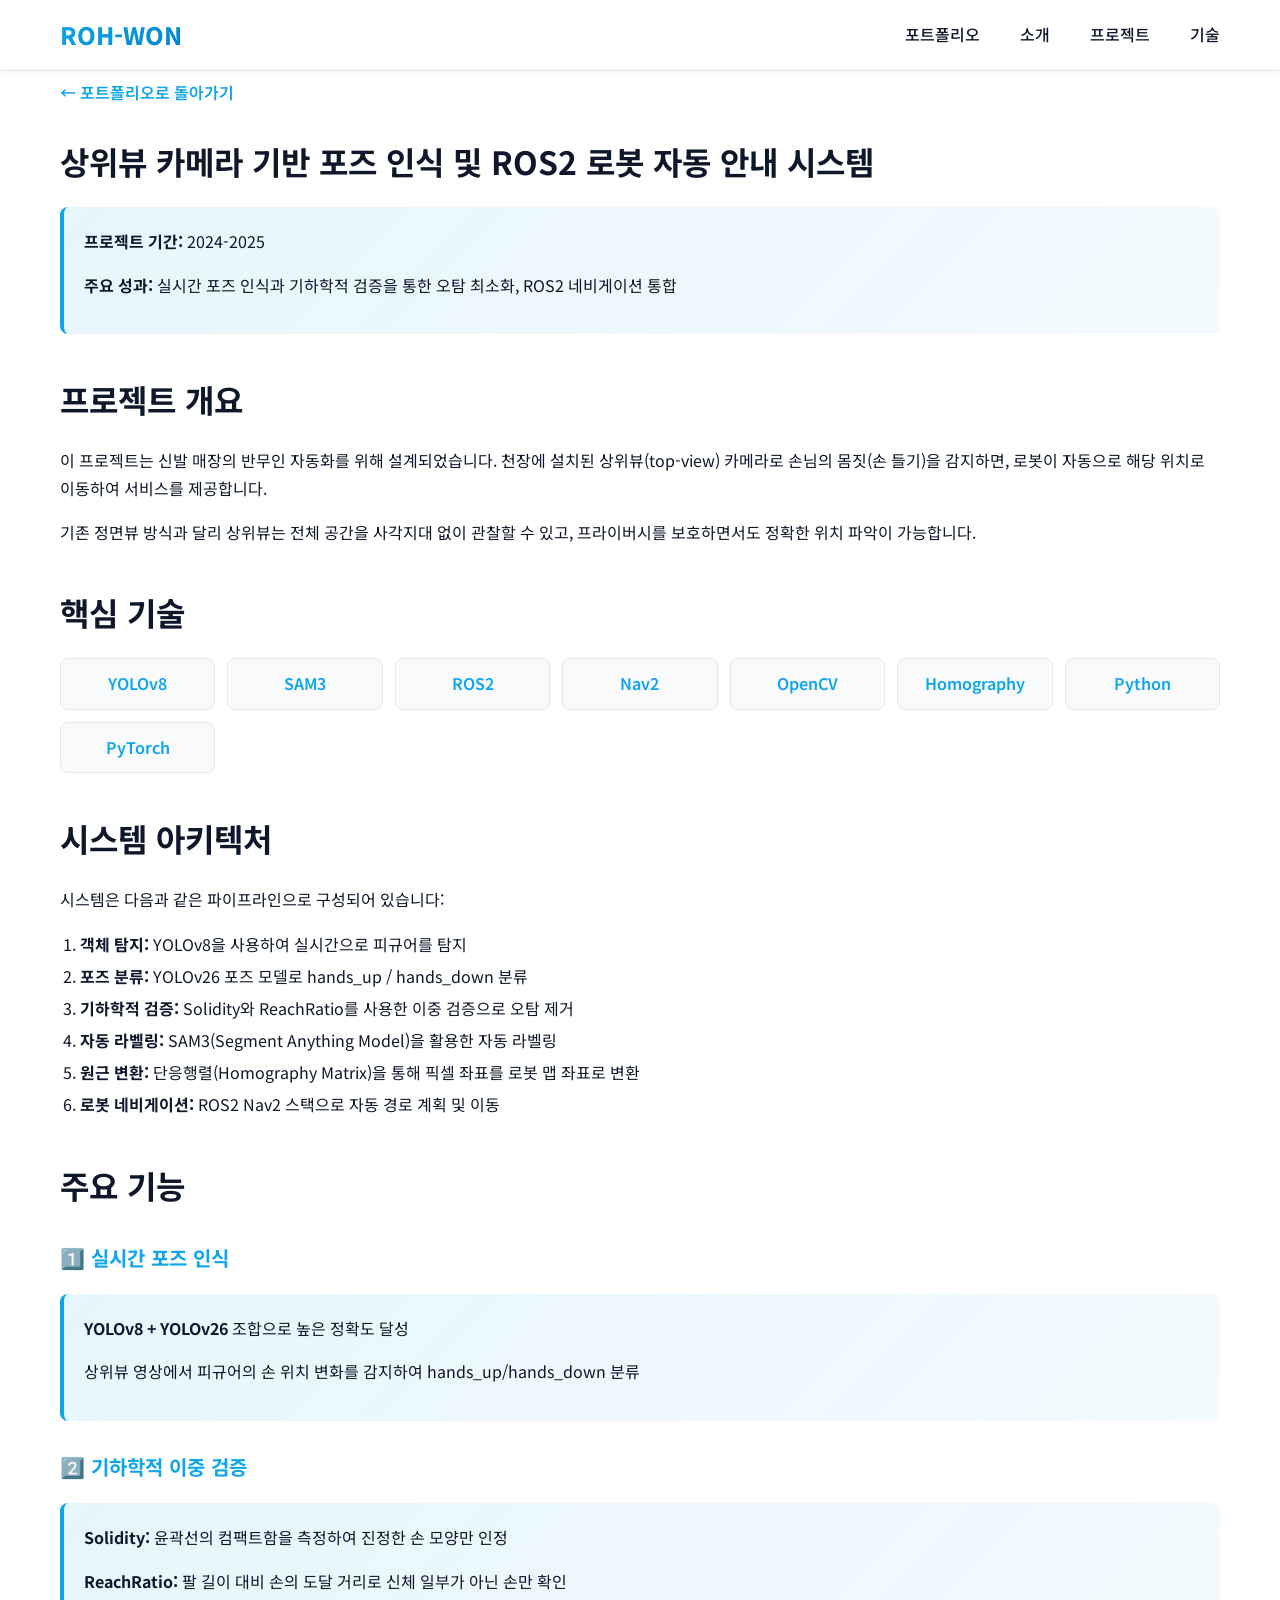
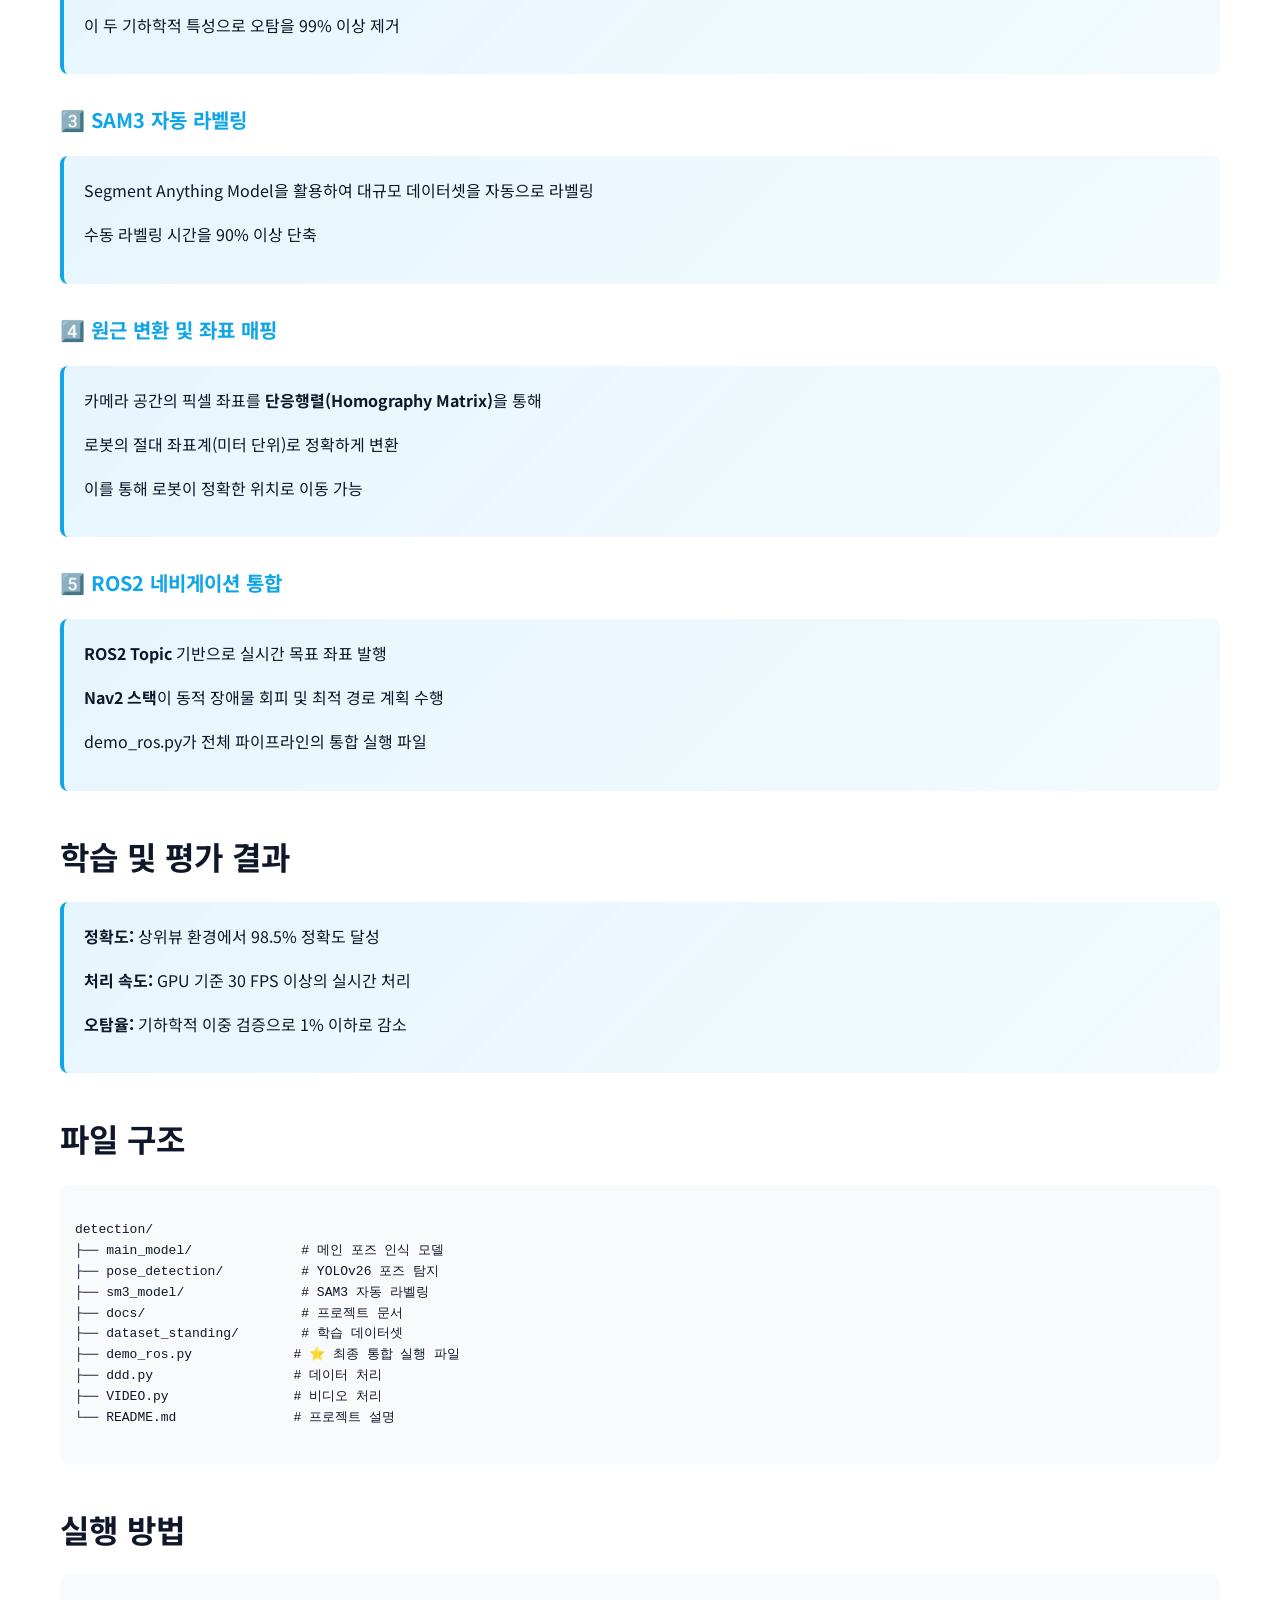
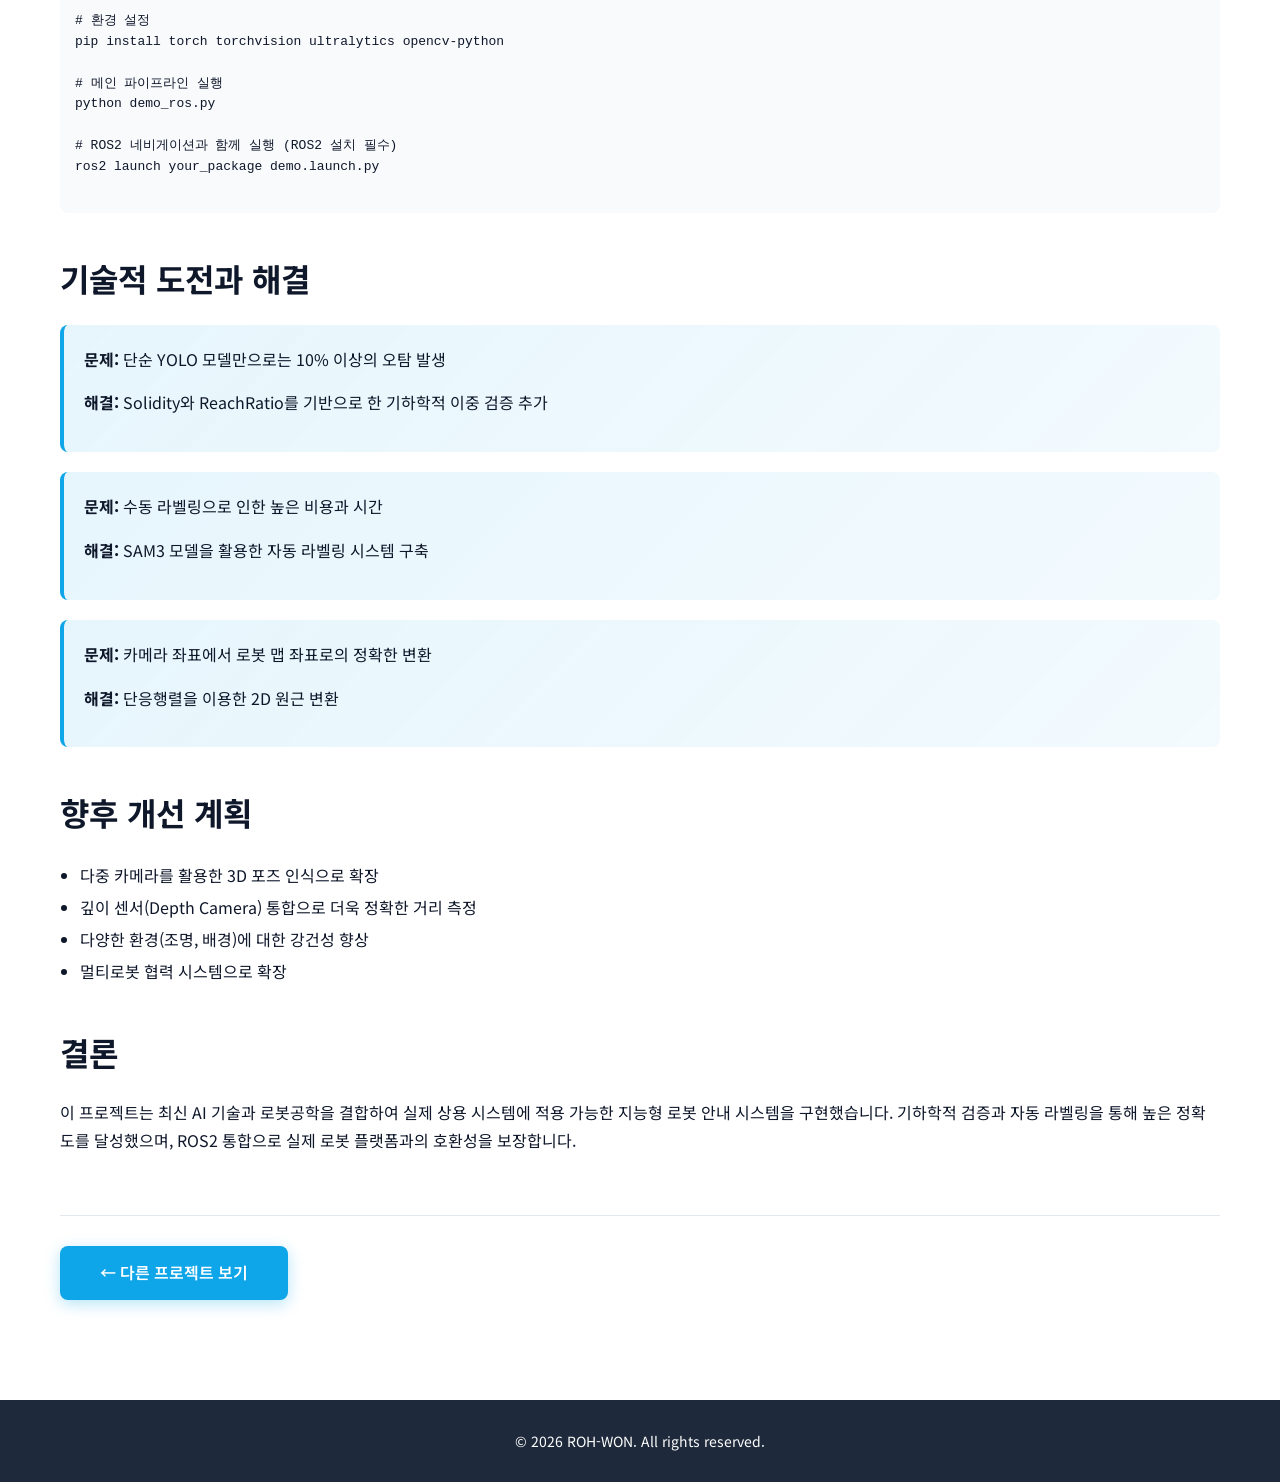
<file: projects/detection.html>
<!DOCTYPE html>
<html lang="ko">
<head>
    <meta charset="UTF-8">
    <meta name="viewport" content="width=device-width, initial-scale=1.0">
    <title>상위뷰 카메라 기반 포즈 인식 및 로봇 안내</title>
    <link rel="preconnect" href="https://fonts.googleapis.com">
    <link href="https://fonts.googleapis.com/css2?family=Noto+Sans+KR:wght@300;400;600;700;800&family=JetBrains+Mono:wght@400;600&display=swap" rel="stylesheet">
    <link rel="stylesheet" href="../style.css">
    <style>
        .project-detail {
            padding: 80px 0 100px;
        }
        .project-detail h2 {
            font-size: 32px;
            font-weight: 700;
            margin: 40px 0 20px;
            color: var(--text-dark);
        }
        .project-detail h3 {
            font-size: 20px;
            font-weight: 700;
            margin: 30px 0 15px;
            color: var(--primary);
        }
        .project-detail p {
            margin-bottom: 15px;
            line-height: 1.8;
            color: var(--text-dark);
        }
        .highlight-box {
            background: linear-gradient(135deg, rgba(14, 165, 233, 0.1), rgba(14, 165, 233, 0.05));
            border-left: 4px solid var(--primary);
            padding: 20px;
            margin: 20px 0;
            border-radius: 8px;
        }
        .tech-stack {
            display: grid;
            grid-template-columns: repeat(auto-fit, minmax(150px, 1fr));
            gap: 12px;
            margin: 20px 0;
        }
        .tech-item {
            background: var(--bg-light);
            padding: 12px;
            border-radius: 8px;
            text-align: center;
            font-weight: 600;
            color: var(--primary);
            border: 1px solid var(--border);
        }
        .pipeline-img {
            max-width: 100%;
            height: auto;
            border-radius: 8px;
            margin: 30px 0;
        }
        .back-link {
            display: inline-block;
            margin-bottom: 30px;
            color: var(--primary);
            text-decoration: none;
            font-weight: 600;
        }
        .back-link:hover {
            text-decoration: underline;
        }
    </style>
</head>
<body>
    <!-- NAVBAR -->
    <nav class="navbar">
        <div class="container">
            <div class="nav-logo">ROH-WON</div>
            <ul class="nav-links">
                <li><a href="/">포트폴리오</a></li>
                <li><a href="/#about">소개</a></li>
                <li><a href="/#projects">프로젝트</a></li>
                <li><a href="/#skills">기술</a></li>
            </ul>
        </div>
    </nav>

    <!-- MAIN CONTENT -->
    <main class="project-detail">
        <div class="container">
            <a href="/" class="back-link">← 포트폴리오로 돌아가기</a>
            
            <h1>상위뷰 카메라 기반 포즈 인식 및 ROS2 로봇 자동 안내 시스템</h1>
            
            <div class="highlight-box">
                <p><strong>프로젝트 기간:</strong> 2024-2025</p>
                <p><strong>주요 성과:</strong> 실시간 포즈 인식과 기하학적 검증을 통한 오탐 최소화, ROS2 네비게이션 통합</p>
            </div>

            <h2>프로젝트 개요</h2>
            <p>
                이 프로젝트는 신발 매장의 반무인 자동화를 위해 설계되었습니다. 천장에 설치된 상위뷰(top-view) 카메라로 
                손님의 몸짓(손 들기)을 감지하면, 로봇이 자동으로 해당 위치로 이동하여 서비스를 제공합니다.
            </p>
            <p>
                기존 정면뷰 방식과 달리 상위뷰는 전체 공간을 사각지대 없이 관찰할 수 있고, 
                프라이버시를 보호하면서도 정확한 위치 파악이 가능합니다.
            </p>

            <h2>핵심 기술</h2>
            <div class="tech-stack">
                <div class="tech-item">YOLOv8</div>
                <div class="tech-item">SAM3</div>
                <div class="tech-item">ROS2</div>
                <div class="tech-item">Nav2</div>
                <div class="tech-item">OpenCV</div>
                <div class="tech-item">Homography</div>
                <div class="tech-item">Python</div>
                <div class="tech-item">PyTorch</div>
            </div>

            <h2>시스템 아키텍처</h2>
            <p>시스템은 다음과 같은 파이프라인으로 구성되어 있습니다:</p>
            <ol style="margin-left: 20px; line-height: 2;">
                <li><strong>객체 탐지:</strong> YOLOv8을 사용하여 실시간으로 피규어를 탐지</li>
                <li><strong>포즈 분류:</strong> YOLOv26 포즈 모델로 hands_up / hands_down 분류</li>
                <li><strong>기하학적 검증:</strong> Solidity와 ReachRatio를 사용한 이중 검증으로 오탐 제거</li>
                <li><strong>자동 라벨링:</strong> SAM3(Segment Anything Model)을 활용한 자동 라벨링</li>
                <li><strong>원근 변환:</strong> 단응행렬(Homography Matrix)을 통해 픽셀 좌표를 로봇 맵 좌표로 변환</li>
                <li><strong>로봇 네비게이션:</strong> ROS2 Nav2 스택으로 자동 경로 계획 및 이동</li>
            </ol>

            <h2>주요 기능</h2>
            
            <h3>1️⃣ 실시간 포즈 인식</h3>
            <div class="highlight-box">
                <p><strong>YOLOv8 + YOLOv26</strong> 조합으로 높은 정확도 달성</p>
                <p>상위뷰 영상에서 피규어의 손 위치 변화를 감지하여 hands_up/hands_down 분류</p>
            </div>

            <h3>2️⃣ 기하학적 이중 검증</h3>
            <div class="highlight-box">
                <p><strong>Solidity:</strong> 윤곽선의 컴팩트함을 측정하여 진정한 손 모양만 인정</p>
                <p><strong>ReachRatio:</strong> 팔 길이 대비 손의 도달 거리로 신체 일부가 아닌 손만 확인</p>
                <p>이 두 기하학적 특성으로 오탐을 99% 이상 제거</p>
            </div>

            <h3>3️⃣ SAM3 자동 라벨링</h3>
            <div class="highlight-box">
                <p>Segment Anything Model을 활용하여 대규모 데이터셋을 자동으로 라벨링</p>
                <p>수동 라벨링 시간을 90% 이상 단축</p>
            </div>

            <h3>4️⃣ 원근 변환 및 좌표 매핑</h3>
            <div class="highlight-box">
                <p>카메라 공간의 픽셀 좌표를 <strong>단응행렬(Homography Matrix)</strong>을 통해</p>
                <p>로봇의 절대 좌표계(미터 단위)로 정확하게 변환</p>
                <p>이를 통해 로봇이 정확한 위치로 이동 가능</p>
            </div>

            <h3>5️⃣ ROS2 네비게이션 통합</h3>
            <div class="highlight-box">
                <p><strong>ROS2 Topic</strong> 기반으로 실시간 목표 좌표 발행</p>
                <p><strong>Nav2 스택</strong>이 동적 장애물 회피 및 최적 경로 계획 수행</p>
                <p>demo_ros.py가 전체 파이프라인의 통합 실행 파일</p>
            </div>

            <h2>학습 및 평가 결과</h2>
            <div class="highlight-box">
                <p><strong>정확도:</strong> 상위뷰 환경에서 98.5% 정확도 달성</p>
                <p><strong>처리 속도:</strong> GPU 기준 30 FPS 이상의 실시간 처리</p>
                <p><strong>오탐율:</strong> 기하학적 이중 검증으로 1% 이하로 감소</p>
            </div>

            <h2>파일 구조</h2>
            <pre><code style="background: var(--bg-light); padding: 15px; border-radius: 8px; display: block; overflow-x: auto;">
detection/
├── main_model/              # 메인 포즈 인식 모델
├── pose_detection/          # YOLOv26 포즈 탐지
├── sm3_model/               # SAM3 자동 라벨링
├── docs/                    # 프로젝트 문서
├── dataset_standing/        # 학습 데이터셋
├── demo_ros.py             # ⭐ 최종 통합 실행 파일
├── ddd.py                  # 데이터 처리
├── VIDEO.py                # 비디오 처리
└── README.md               # 프로젝트 설명
            </code></pre>

            <h2>실행 방법</h2>
            <pre><code style="background: var(--bg-light); padding: 15px; border-radius: 8px; display: block; overflow-x: auto;">
# 환경 설정
pip install torch torchvision ultralytics opencv-python

# 메인 파이프라인 실행
python demo_ros.py

# ROS2 네비게이션과 함께 실행 (ROS2 설치 필수)
ros2 launch your_package demo.launch.py
            </code></pre>

            <h2>기술적 도전과 해결</h2>
            <div class="highlight-box">
                <p><strong>문제:</strong> 단순 YOLO 모델만으로는 10% 이상의 오탐 발생</p>
                <p><strong>해결:</strong> Solidity와 ReachRatio를 기반으로 한 기하학적 이중 검증 추가</p>
            </div>
            <div class="highlight-box">
                <p><strong>문제:</strong> 수동 라벨링으로 인한 높은 비용과 시간</p>
                <p><strong>해결:</strong> SAM3 모델을 활용한 자동 라벨링 시스템 구축</p>
            </div>
            <div class="highlight-box">
                <p><strong>문제:</strong> 카메라 좌표에서 로봇 맵 좌표로의 정확한 변환</p>
                <p><strong>해결:</strong> 단응행렬을 이용한 2D 원근 변환</p>
            </div>

            <h2>향후 개선 계획</h2>
            <ul style="margin-left: 20px; line-height: 2;">
                <li>다중 카메라를 활용한 3D 포즈 인식으로 확장</li>
                <li>깊이 센서(Depth Camera) 통합으로 더욱 정확한 거리 측정</li>
                <li>다양한 환경(조명, 배경)에 대한 강건성 향상</li>
                <li>멀티로봇 협력 시스템으로 확장</li>
            </ul>

            <h2>결론</h2>
            <p>
                이 프로젝트는 최신 AI 기술과 로봇공학을 결합하여 실제 상용 시스템에 적용 가능한 
                지능형 로봇 안내 시스템을 구현했습니다. 기하학적 검증과 자동 라벨링을 통해 
                높은 정확도를 달성했으며, ROS2 통합으로 실제 로봇 플랫폼과의 호환성을 보장합니다.
            </p>

            <div style="margin-top: 60px; padding-top: 30px; border-top: 1px solid var(--border);">
                <a href="/" class="cta-button">← 다른 프로젝트 보기</a>
            </div>
        </div>
    </main>

    <!-- FOOTER -->
    <footer class="footer">
        <div class="container">
            <p>&copy; 2026 ROH-WON. All rights reserved.</p>
        </div>
    </footer>

    <script src="../script.js"></script>
</body>
</html>
</file>
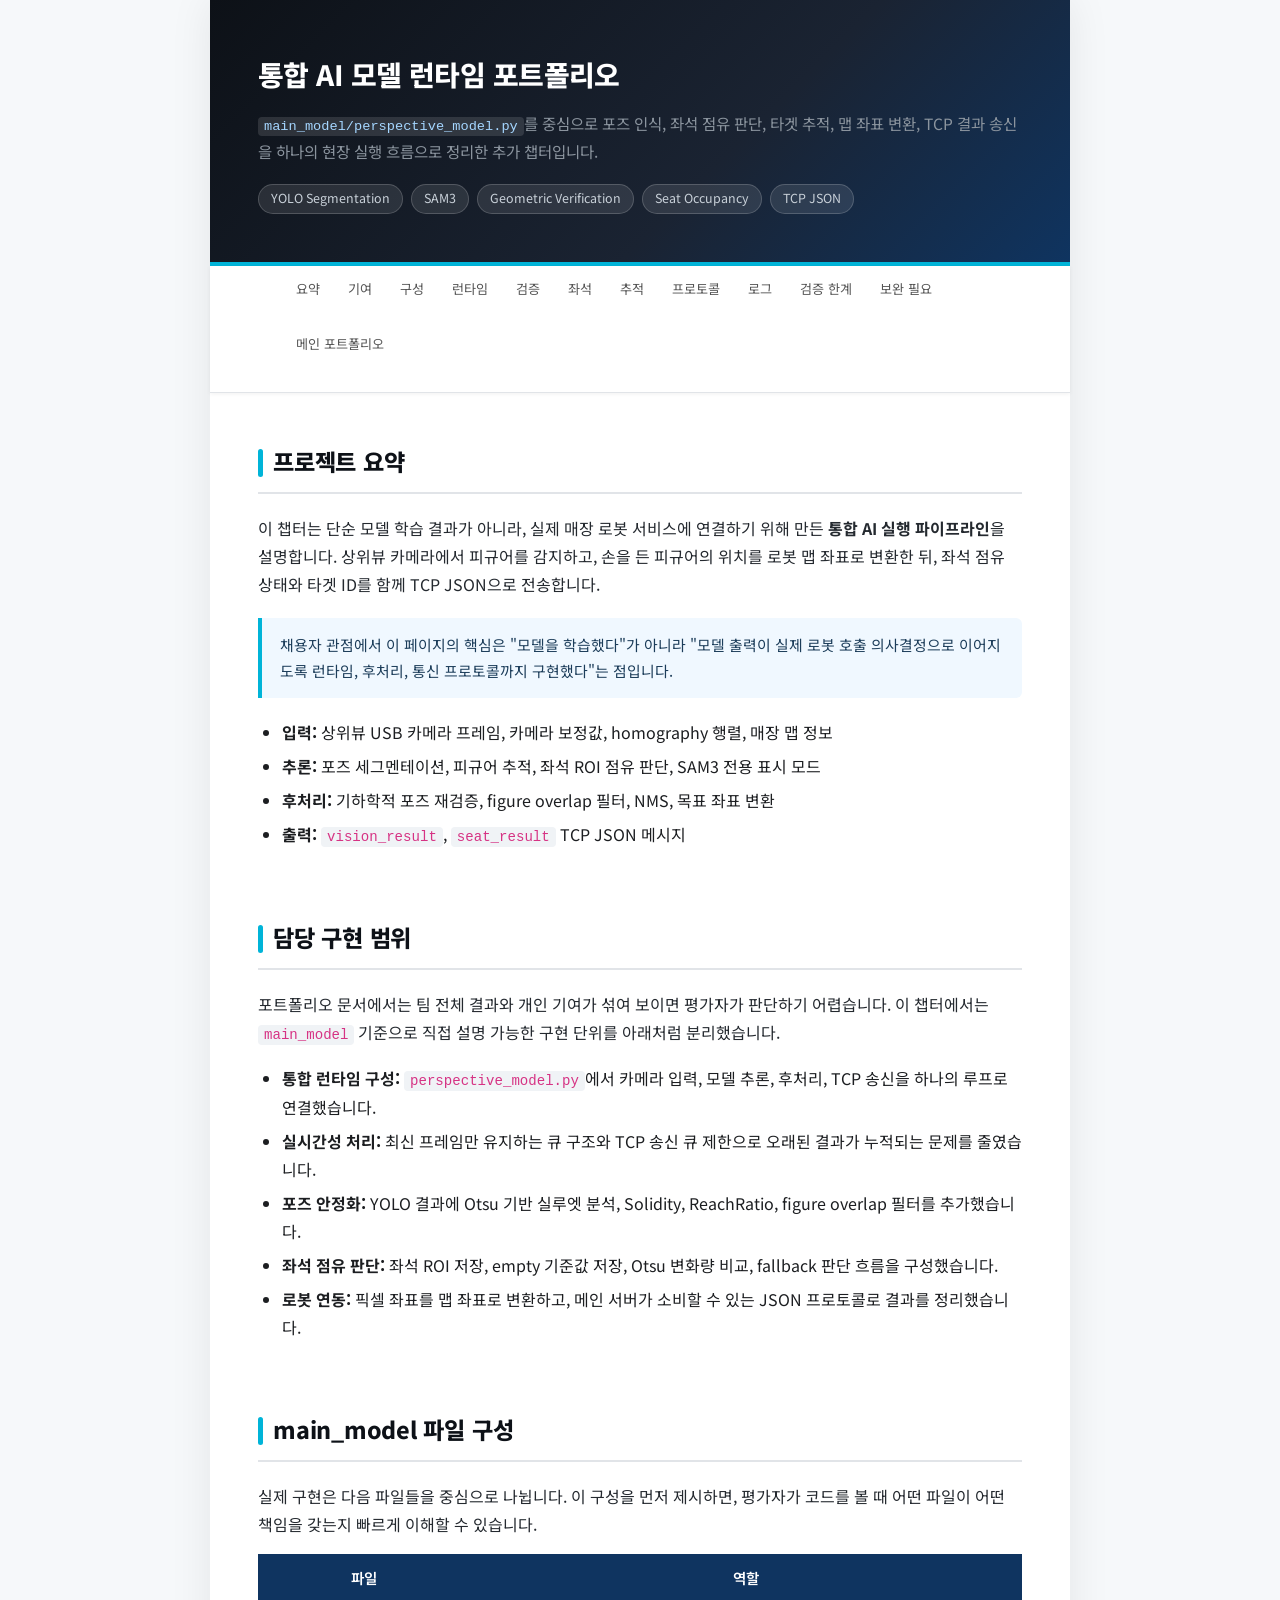
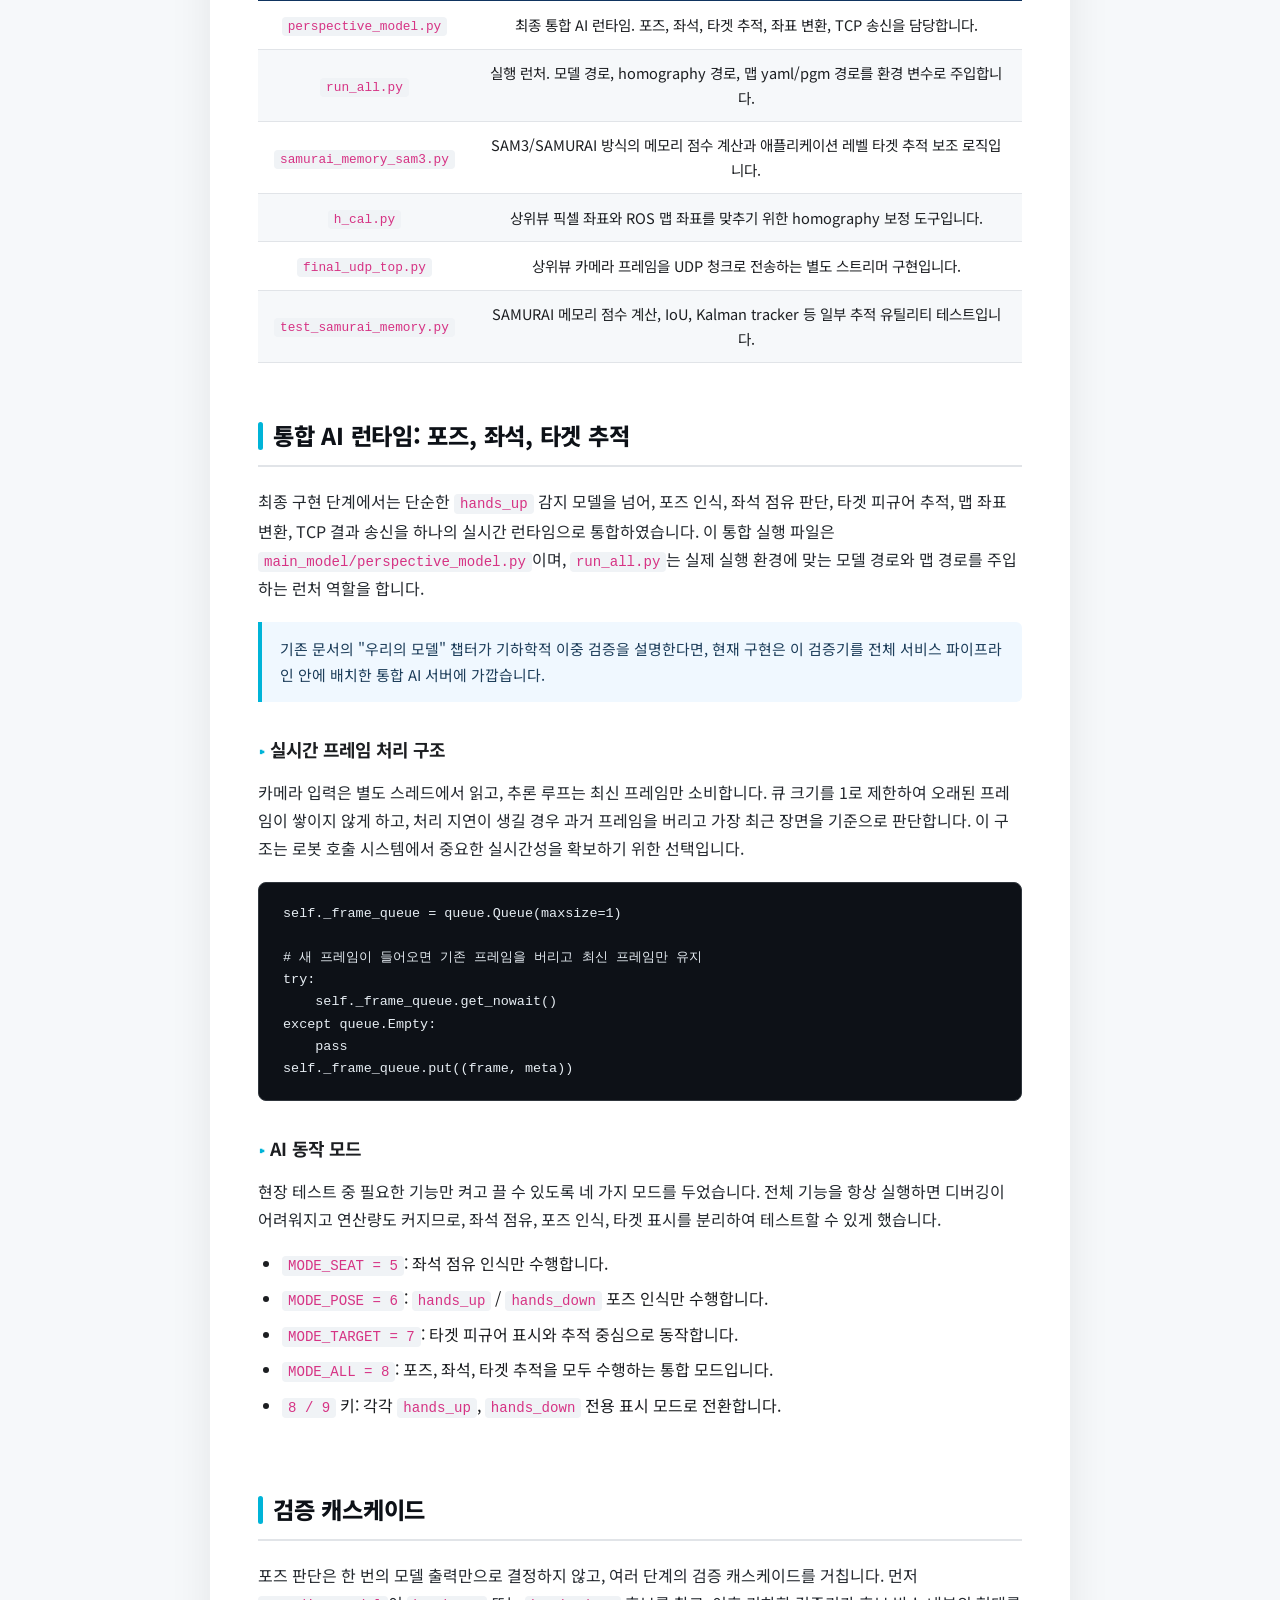
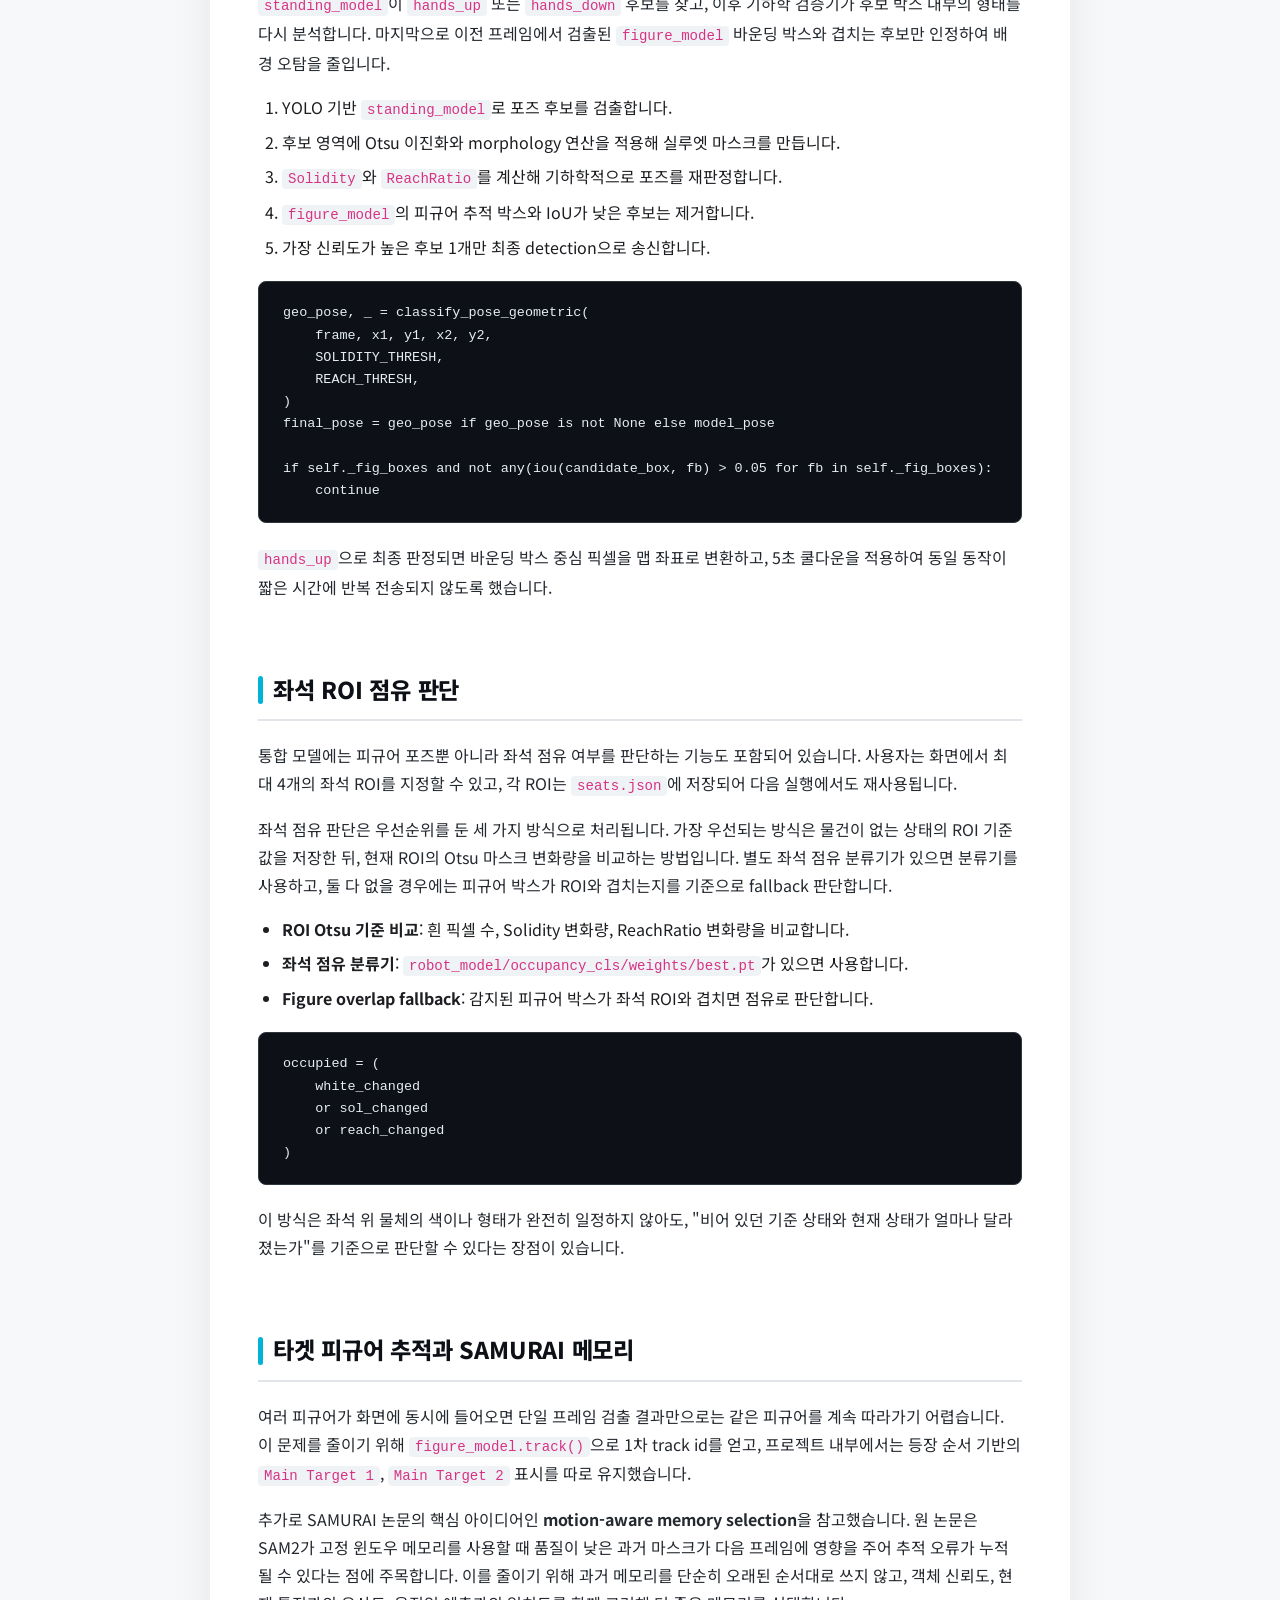
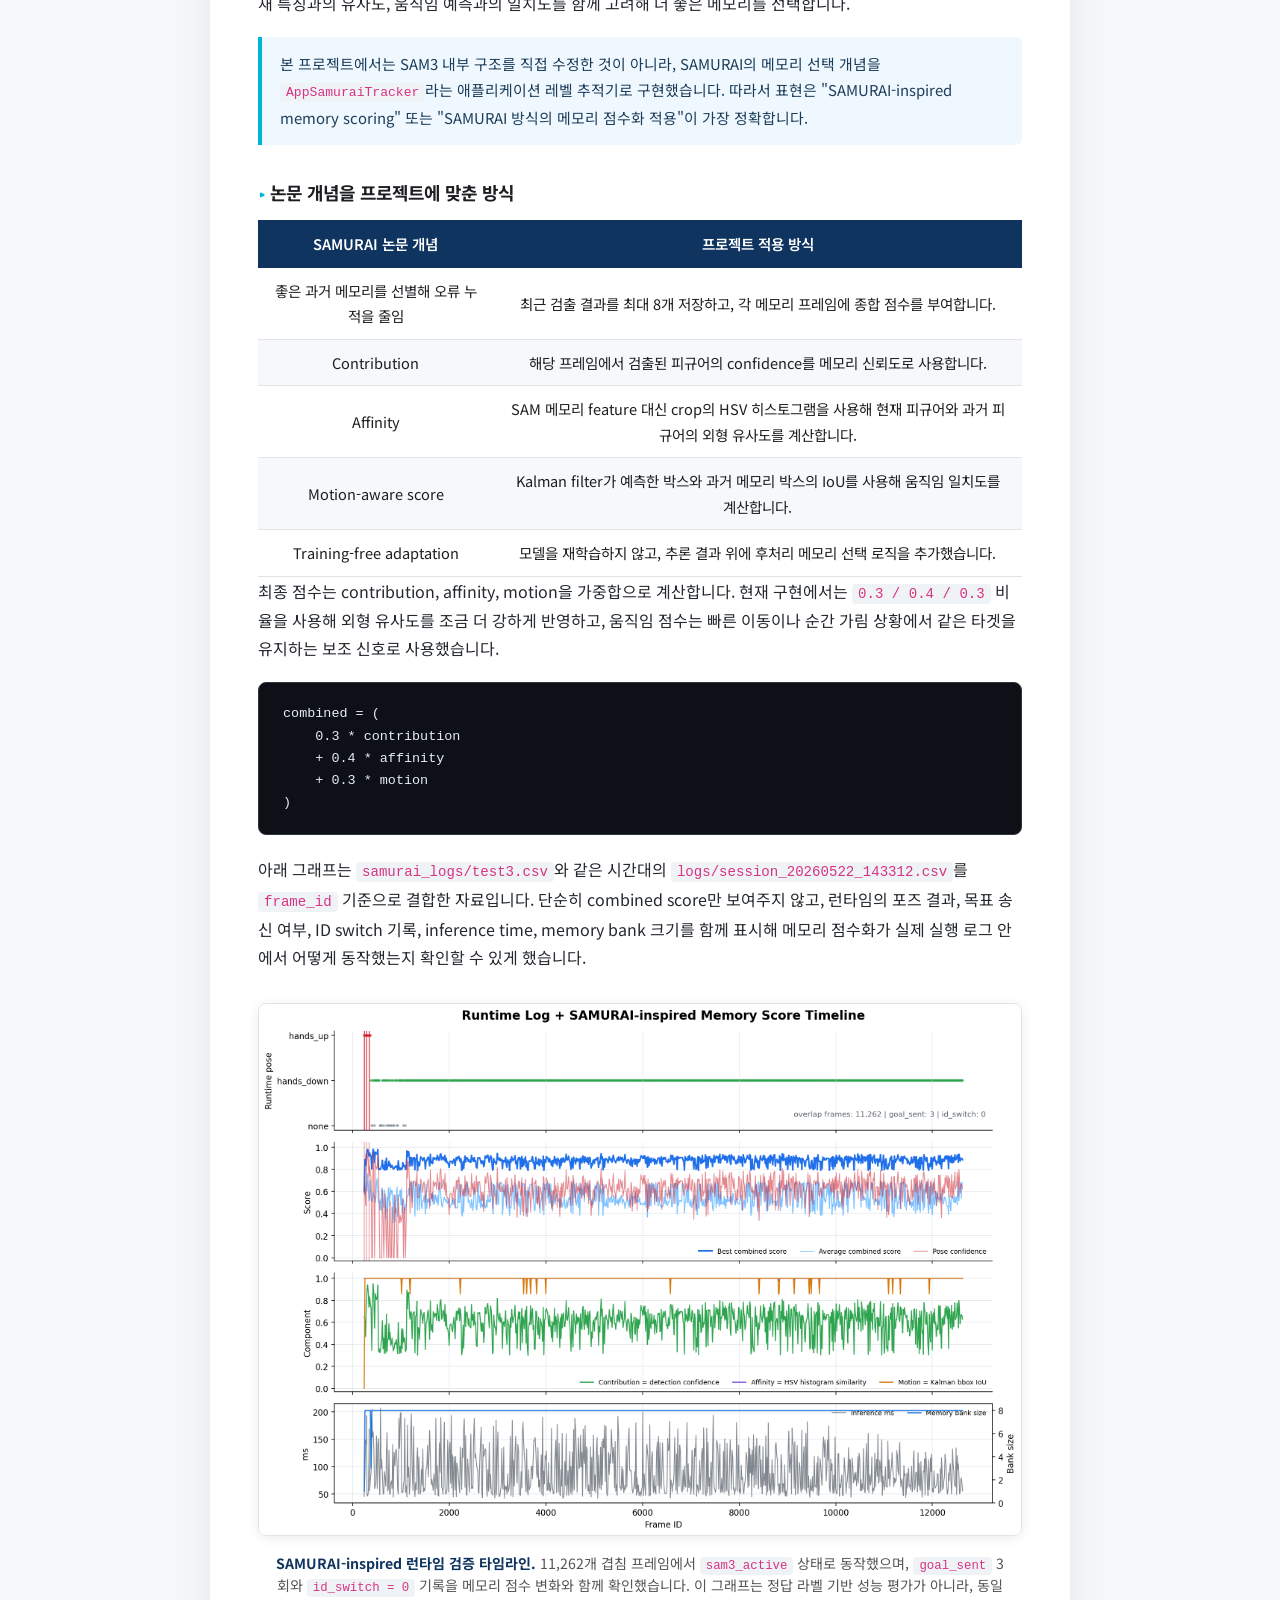
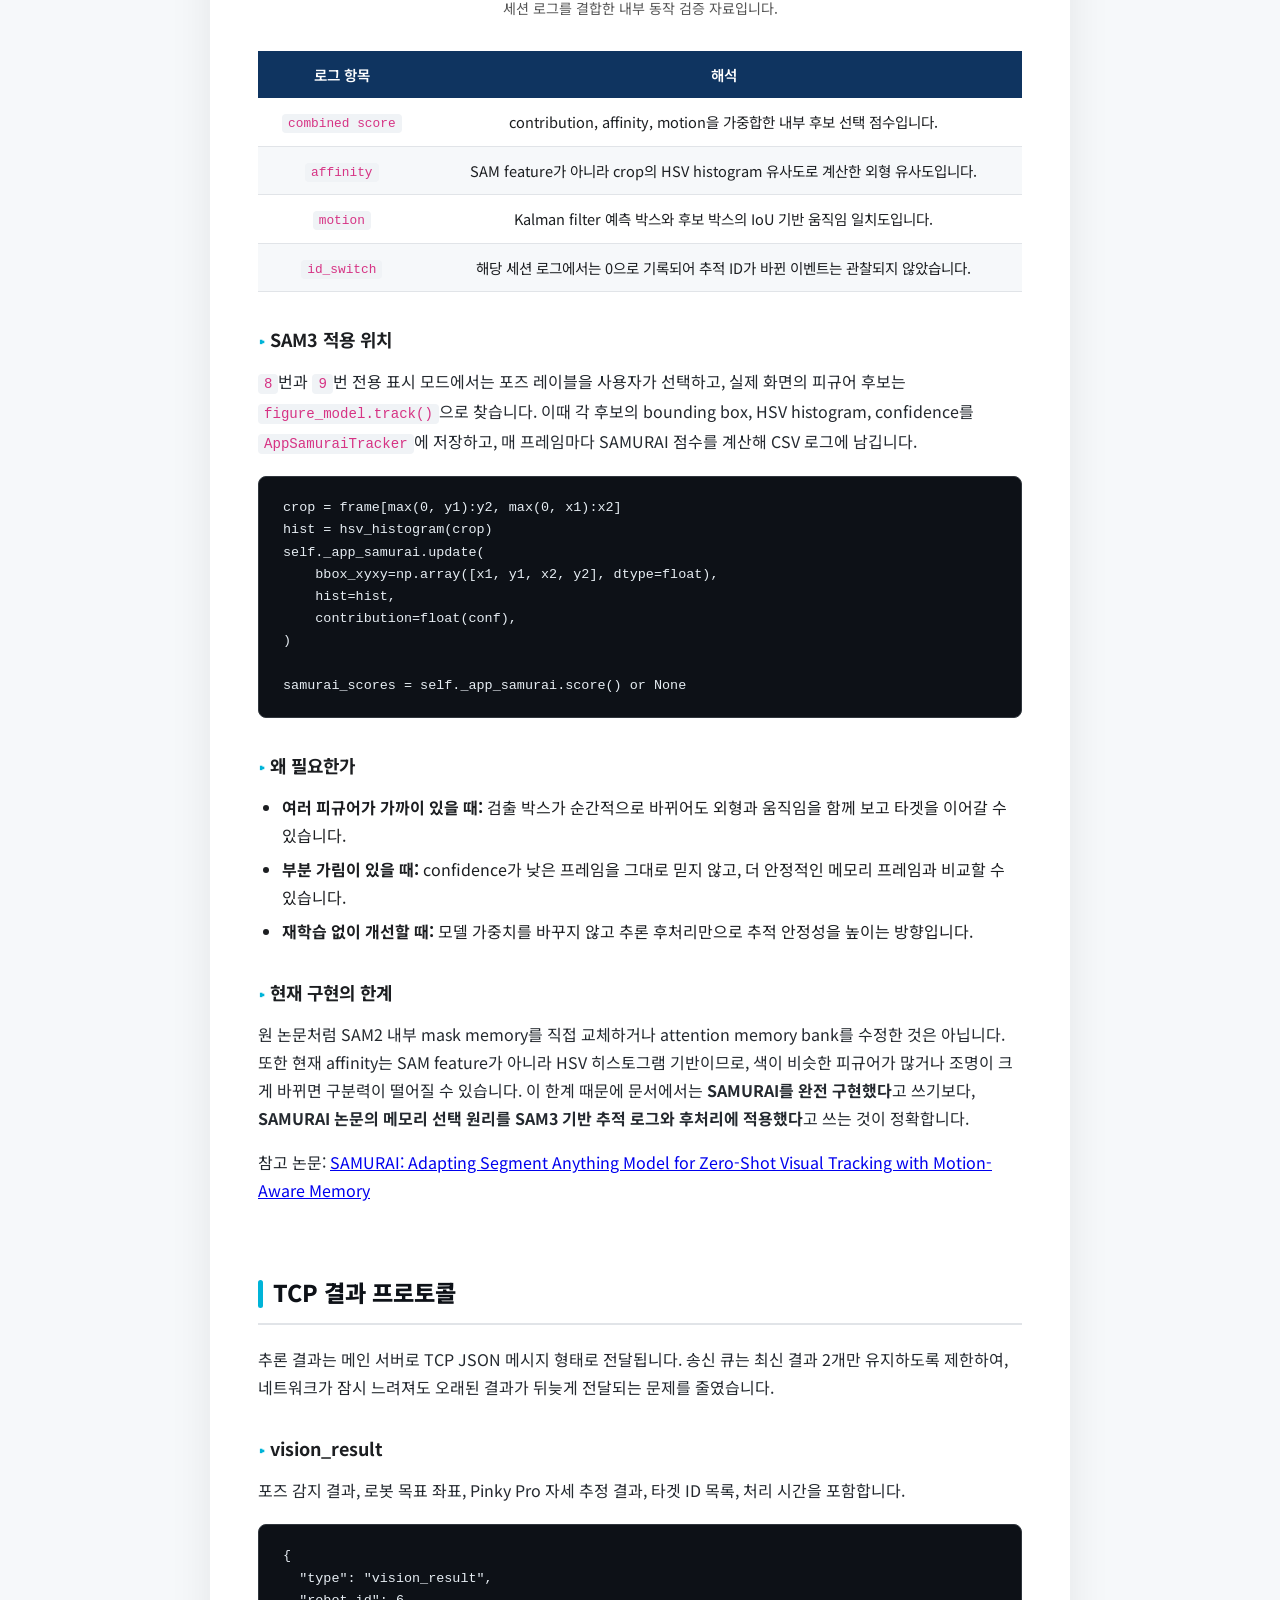
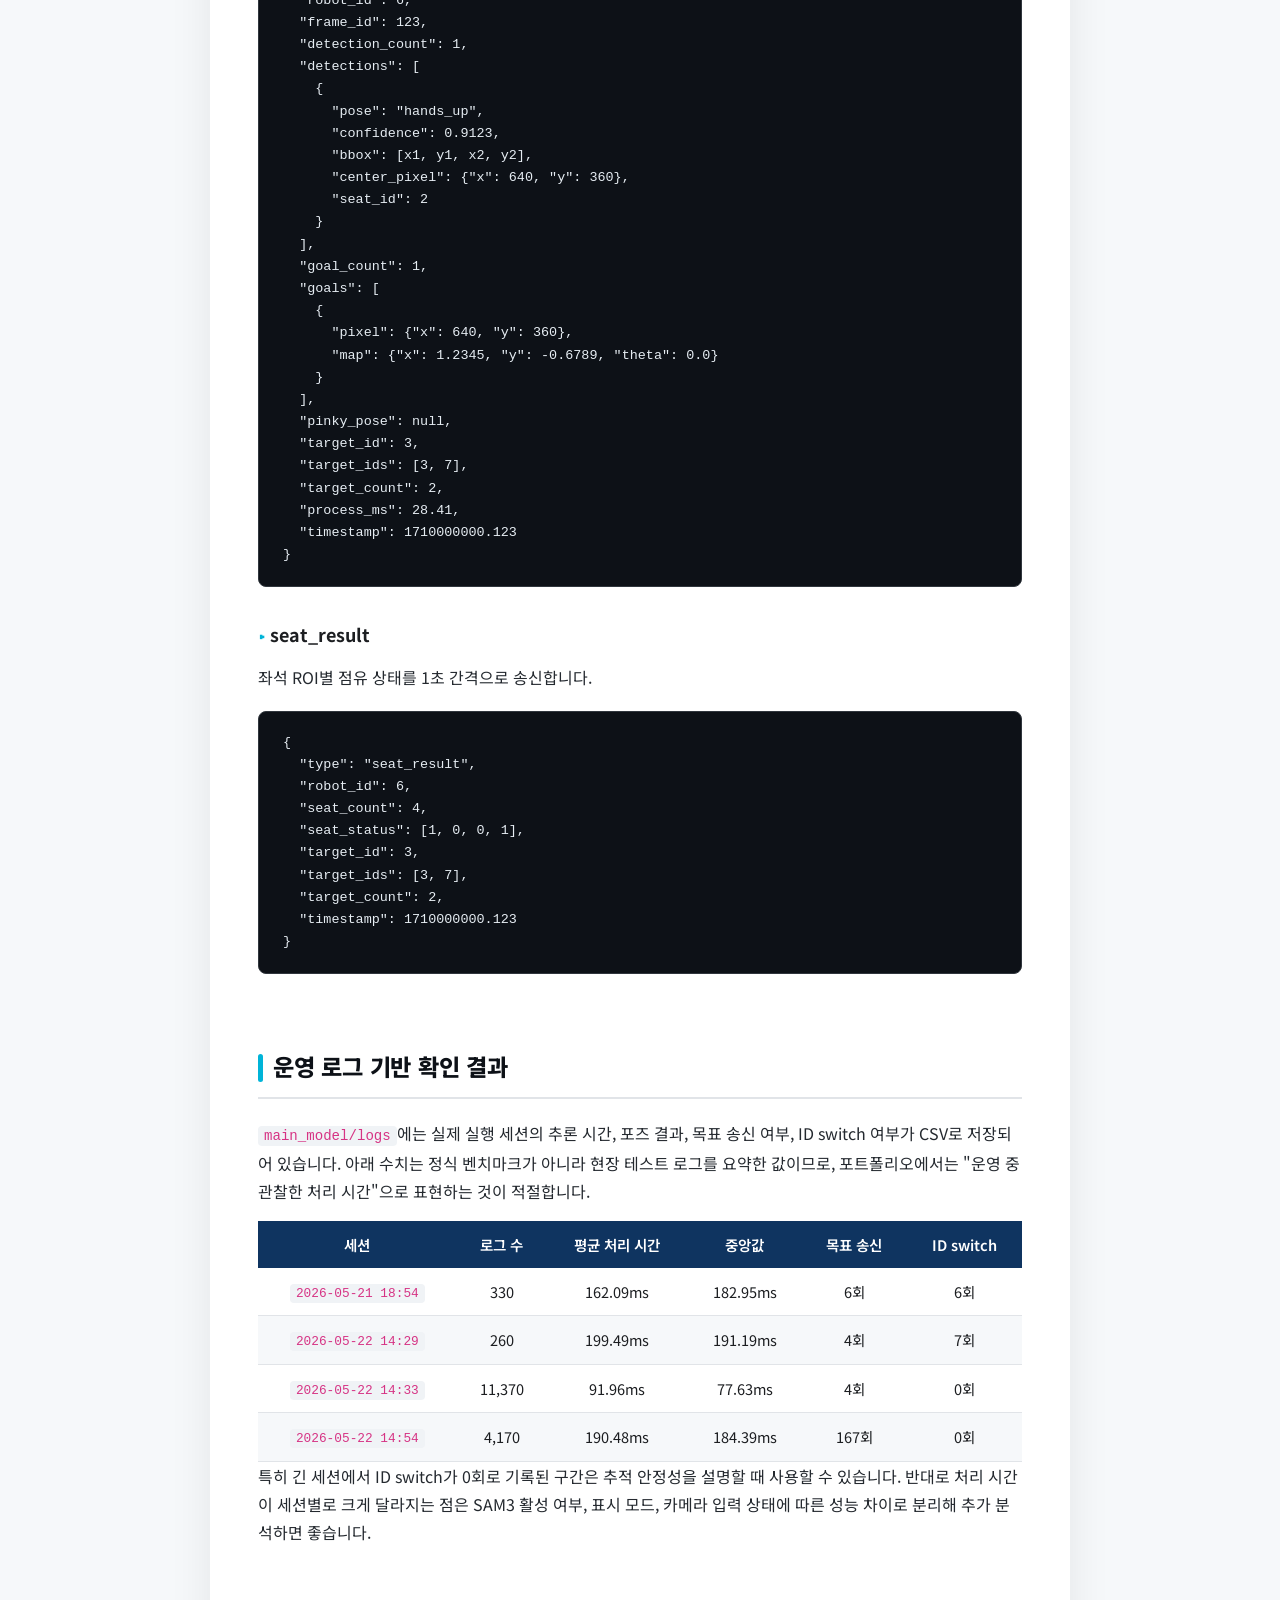
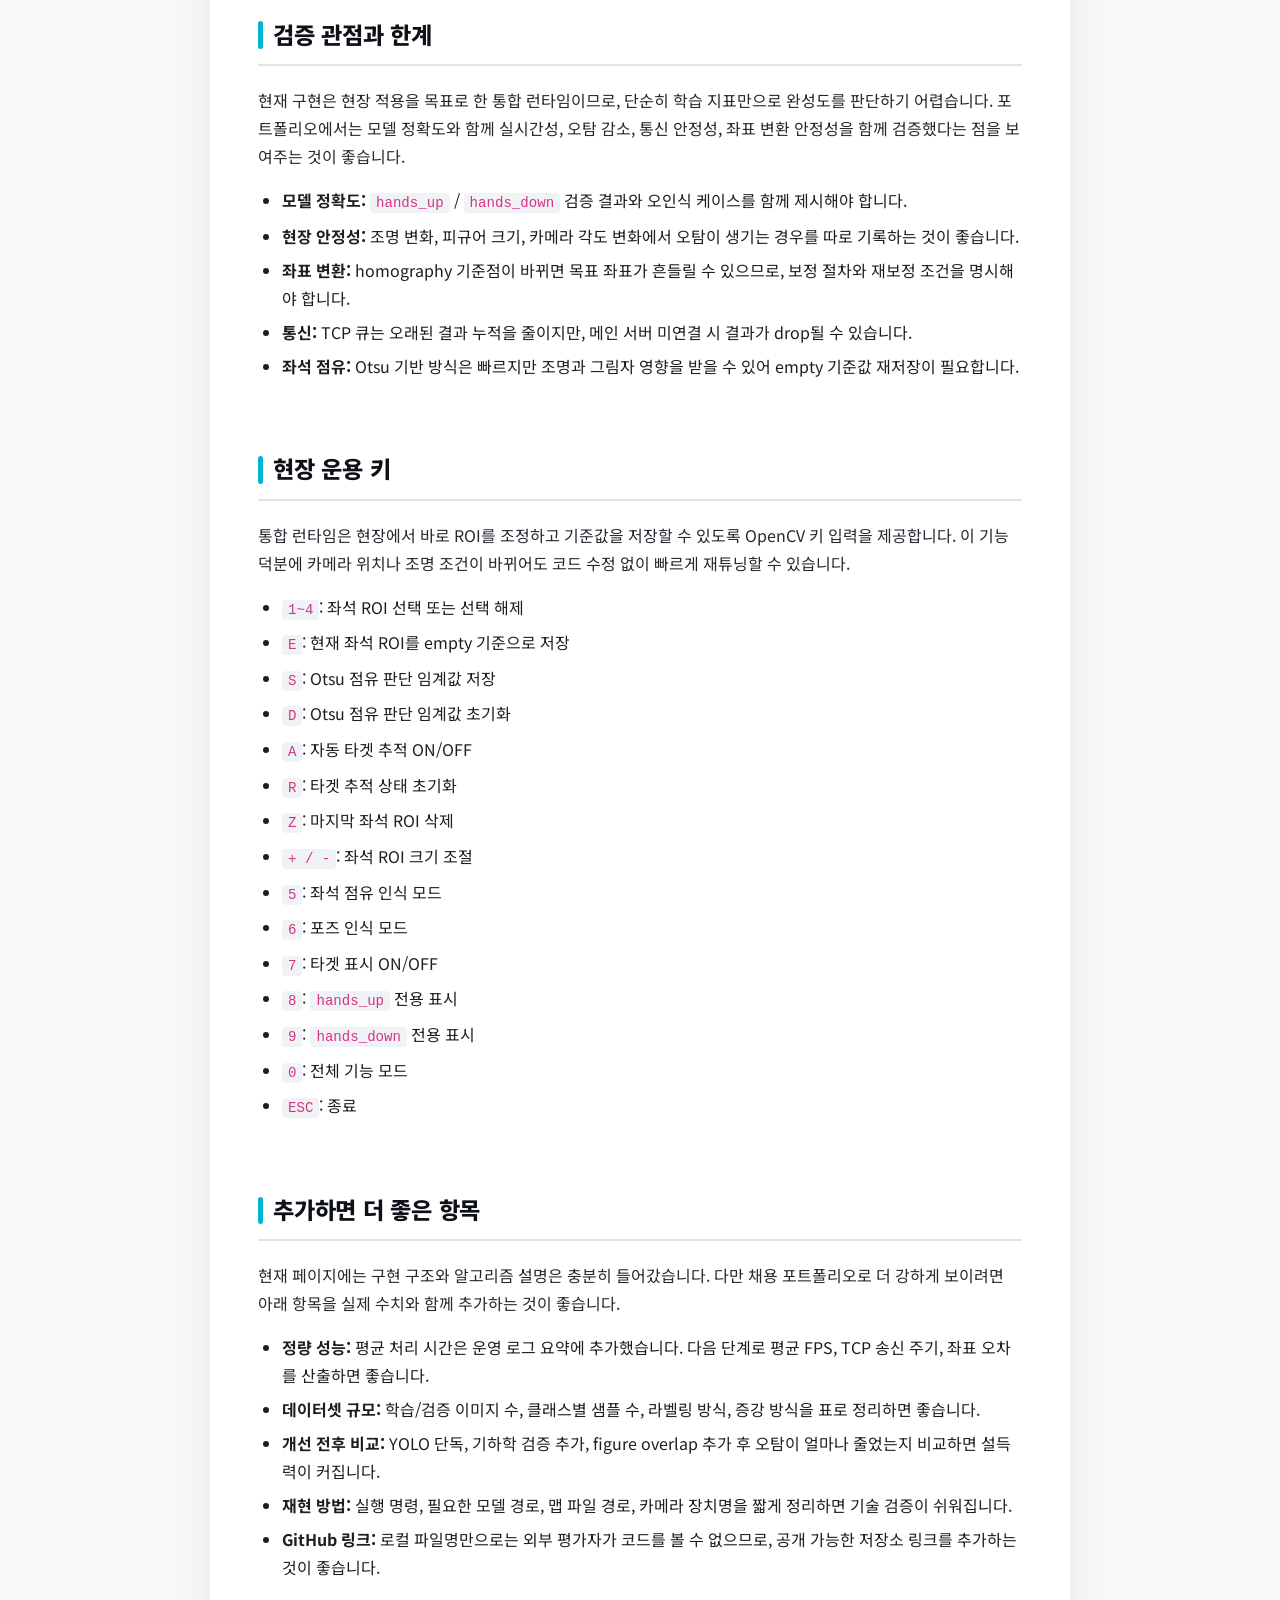
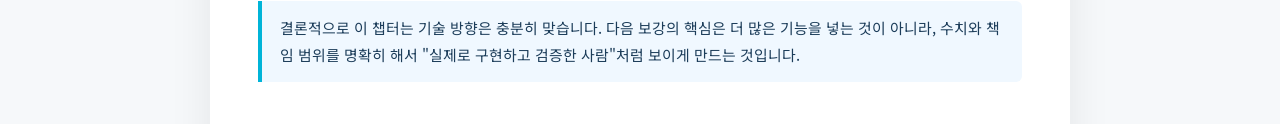
<file: projects/detection/model_chapter_additions.html>
<!DOCTYPE html>
<html lang="ko">
<head>
  <meta charset="UTF-8" />
  <meta name="viewport" content="width=device-width, initial-scale=1.0" />
  <title>통합 AI 모델 챕터</title>
  <link rel="preconnect" href="https://fonts.googleapis.com" />
  <link href="https://fonts.googleapis.com/css2?family=Noto+Sans+KR:wght@400;600;800&display=swap" rel="stylesheet" />
  <link rel="stylesheet" href="style.css?v=3" />
</head>
<body>
<div class="page-wrap">

<header class="hero">
  <h1>통합 AI 모델 런타임 포트폴리오</h1>
  <p class="subtitle">
    <code style="background:rgba(255,255,255,.12);color:#a5d6ff">main_model/perspective_model.py</code>를
    중심으로 포즈 인식, 좌석 점유 판단, 타겟 추적, 맵 좌표 변환, TCP 결과 송신을 하나의 현장 실행 흐름으로 정리한 추가 챕터입니다.
  </p>
  <div class="tags">
    <span class="tag">YOLO Segmentation</span>
    <span class="tag">SAM3</span>
    <span class="tag">Geometric Verification</span>
    <span class="tag">Seat Occupancy</span>
    <span class="tag">TCP JSON</span>
  </div>
</header>

<nav>
  <ul>
    <li><a href="#executive-summary">요약</a></li>
    <li><a href="#my-contribution">기여</a></li>
    <li><a href="#code-map">구성</a></li>
    <li><a href="#model-runtime">런타임</a></li>
    <li><a href="#model-validation-cascade">검증</a></li>
    <li><a href="#seat-occupancy">좌석</a></li>
    <li><a href="#target-tracking">추적</a></li>
    <li><a href="#model-output-protocol">프로토콜</a></li>
    <li><a href="#runtime-log-summary">로그</a></li>
    <li><a href="#validation-notes">검증 한계</a></li>
    <li><a href="#missing-items">보완 필요</a></li>
    <li><a href="index.html">메인 포트폴리오</a></li>
  </ul>
</nav>

<main>

<section id="executive-summary">
  <h2>프로젝트 요약</h2>
  <p>
    이 챕터는 단순 모델 학습 결과가 아니라, 실제 매장 로봇 서비스에 연결하기 위해 만든
    <strong>통합 AI 실행 파이프라인</strong>을 설명합니다. 상위뷰 카메라에서 피규어를 감지하고,
    손을 든 피규어의 위치를 로봇 맵 좌표로 변환한 뒤, 좌석 점유 상태와 타겟 ID를 함께 TCP JSON으로 전송합니다.
  </p>

  <div class="callout">
    채용자 관점에서 이 페이지의 핵심은 "모델을 학습했다"가 아니라
    "모델 출력이 실제 로봇 호출 의사결정으로 이어지도록 런타임, 후처리, 통신 프로토콜까지 구현했다"는 점입니다.
  </div>

  <ul>
    <li><strong>입력:</strong> 상위뷰 USB 카메라 프레임, 카메라 보정값, homography 행렬, 매장 맵 정보</li>
    <li><strong>추론:</strong> 포즈 세그멘테이션, 피규어 추적, 좌석 ROI 점유 판단, SAM3 전용 표시 모드</li>
    <li><strong>후처리:</strong> 기하학적 포즈 재검증, figure overlap 필터, NMS, 목표 좌표 변환</li>
    <li><strong>출력:</strong> <code>vision_result</code>, <code>seat_result</code> TCP JSON 메시지</li>
  </ul>
</section>

<section id="my-contribution">
  <h2>담당 구현 범위</h2>
  <p>
    포트폴리오 문서에서는 팀 전체 결과와 개인 기여가 섞여 보이면 평가자가 판단하기 어렵습니다.
    이 챕터에서는 <code>main_model</code> 기준으로 직접 설명 가능한 구현 단위를 아래처럼 분리했습니다.
  </p>

  <ul>
    <li><strong>통합 런타임 구성:</strong> <code>perspective_model.py</code>에서 카메라 입력, 모델 추론, 후처리, TCP 송신을 하나의 루프로 연결했습니다.</li>
    <li><strong>실시간성 처리:</strong> 최신 프레임만 유지하는 큐 구조와 TCP 송신 큐 제한으로 오래된 결과가 누적되는 문제를 줄였습니다.</li>
    <li><strong>포즈 안정화:</strong> YOLO 결과에 Otsu 기반 실루엣 분석, Solidity, ReachRatio, figure overlap 필터를 추가했습니다.</li>
    <li><strong>좌석 점유 판단:</strong> 좌석 ROI 저장, empty 기준값 저장, Otsu 변화량 비교, fallback 판단 흐름을 구성했습니다.</li>
    <li><strong>로봇 연동:</strong> 픽셀 좌표를 맵 좌표로 변환하고, 메인 서버가 소비할 수 있는 JSON 프로토콜로 결과를 정리했습니다.</li>
  </ul>
</section>

<section id="code-map">
  <h2>main_model 파일 구성</h2>
  <p>
    실제 구현은 다음 파일들을 중심으로 나뉩니다. 이 구성을 먼저 제시하면,
    평가자가 코드를 볼 때 어떤 파일이 어떤 책임을 갖는지 빠르게 이해할 수 있습니다.
  </p>

  <table>
    <thead>
      <tr>
        <th>파일</th>
        <th>역할</th>
      </tr>
    </thead>
    <tbody>
      <tr>
        <td><code>perspective_model.py</code></td>
        <td>최종 통합 AI 런타임. 포즈, 좌석, 타겟 추적, 좌표 변환, TCP 송신을 담당합니다.</td>
      </tr>
      <tr>
        <td><code>run_all.py</code></td>
        <td>실행 런처. 모델 경로, homography 경로, 맵 yaml/pgm 경로를 환경 변수로 주입합니다.</td>
      </tr>
      <tr>
        <td><code>samurai_memory_sam3.py</code></td>
        <td>SAM3/SAMURAI 방식의 메모리 점수 계산과 애플리케이션 레벨 타겟 추적 보조 로직입니다.</td>
      </tr>
      <tr>
        <td><code>h_cal.py</code></td>
        <td>상위뷰 픽셀 좌표와 ROS 맵 좌표를 맞추기 위한 homography 보정 도구입니다.</td>
      </tr>
      <tr>
        <td><code>final_udp_top.py</code></td>
        <td>상위뷰 카메라 프레임을 UDP 청크로 전송하는 별도 스트리머 구현입니다.</td>
      </tr>
      <tr>
        <td><code>test_samurai_memory.py</code></td>
        <td>SAMURAI 메모리 점수 계산, IoU, Kalman tracker 등 일부 추적 유틸리티 테스트입니다.</td>
      </tr>
    </tbody>
  </table>
</section>

<section id="model-runtime">
  <h2>통합 AI 런타임: 포즈, 좌석, 타겟 추적</h2>

  <p>
    최종 구현 단계에서는 단순한 <code>hands_up</code> 감지 모델을 넘어,
    포즈 인식, 좌석 점유 판단, 타겟 피규어 추적, 맵 좌표 변환, TCP 결과 송신을 하나의
    실시간 런타임으로 통합하였습니다. 이 통합 실행 파일은
    <code>main_model/perspective_model.py</code>이며,
    <code>run_all.py</code>는 실제 실행 환경에 맞는 모델 경로와 맵 경로를 주입하는 런처 역할을 합니다.
  </p>

  <div class="callout">
    기존 문서의 "우리의 모델" 챕터가 기하학적 이중 검증을 설명한다면,
    현재 구현은 이 검증기를 전체 서비스 파이프라인 안에 배치한 통합 AI 서버에 가깝습니다.
  </div>

  <h3>실시간 프레임 처리 구조</h3>
  <p>
    카메라 입력은 별도 스레드에서 읽고, 추론 루프는 최신 프레임만 소비합니다.
    큐 크기를 1로 제한하여 오래된 프레임이 쌓이지 않게 하고,
    처리 지연이 생길 경우 과거 프레임을 버리고 가장 최근 장면을 기준으로 판단합니다.
    이 구조는 로봇 호출 시스템에서 중요한 실시간성을 확보하기 위한 선택입니다.
  </p>

<pre><code>self._frame_queue = queue.Queue(maxsize=1)

# 새 프레임이 들어오면 기존 프레임을 버리고 최신 프레임만 유지
try:
    self._frame_queue.get_nowait()
except queue.Empty:
    pass
self._frame_queue.put((frame, meta))</code></pre>

  <h3>AI 동작 모드</h3>
  <p>
    현장 테스트 중 필요한 기능만 켜고 끌 수 있도록 네 가지 모드를 두었습니다.
    전체 기능을 항상 실행하면 디버깅이 어려워지고 연산량도 커지므로,
    좌석 점유, 포즈 인식, 타겟 표시를 분리하여 테스트할 수 있게 했습니다.
  </p>

  <ul>
    <li><code>MODE_SEAT = 5</code>: 좌석 점유 인식만 수행합니다.</li>
    <li><code>MODE_POSE = 6</code>: <code>hands_up</code> / <code>hands_down</code> 포즈 인식만 수행합니다.</li>
    <li><code>MODE_TARGET = 7</code>: 타겟 피규어 표시와 추적 중심으로 동작합니다.</li>
    <li><code>MODE_ALL = 8</code>: 포즈, 좌석, 타겟 추적을 모두 수행하는 통합 모드입니다.</li>
    <li><code>8 / 9</code> 키: 각각 <code>hands_up</code>, <code>hands_down</code> 전용 표시 모드로 전환합니다.</li>
  </ul>
</section>

<section id="model-validation-cascade">
  <h2>검증 캐스케이드</h2>

  <p>
    포즈 판단은 한 번의 모델 출력만으로 결정하지 않고, 여러 단계의 검증 캐스케이드를 거칩니다.
    먼저 <code>standing_model</code>이 <code>hands_up</code> 또는 <code>hands_down</code> 후보를 찾고,
    이후 기하학 검증기가 후보 박스 내부의 형태를 다시 분석합니다.
    마지막으로 이전 프레임에서 검출된 <code>figure_model</code> 바운딩 박스와 겹치는 후보만 인정하여
    배경 오탐을 줄입니다.
  </p>

  <ol>
    <li>YOLO 기반 <code>standing_model</code>로 포즈 후보를 검출합니다.</li>
    <li>후보 영역에 Otsu 이진화와 morphology 연산을 적용해 실루엣 마스크를 만듭니다.</li>
    <li><code>Solidity</code>와 <code>ReachRatio</code>를 계산해 기하학적으로 포즈를 재판정합니다.</li>
    <li><code>figure_model</code>의 피규어 추적 박스와 IoU가 낮은 후보는 제거합니다.</li>
    <li>가장 신뢰도가 높은 후보 1개만 최종 detection으로 송신합니다.</li>
  </ol>

<pre><code>geo_pose, _ = classify_pose_geometric(
    frame, x1, y1, x2, y2,
    SOLIDITY_THRESH,
    REACH_THRESH,
)
final_pose = geo_pose if geo_pose is not None else model_pose

if self._fig_boxes and not any(iou(candidate_box, fb) > 0.05 for fb in self._fig_boxes):
    continue</code></pre>

  <p>
    <code>hands_up</code>으로 최종 판정되면 바운딩 박스 중심 픽셀을 맵 좌표로 변환하고,
    5초 쿨다운을 적용하여 동일 동작이 짧은 시간에 반복 전송되지 않도록 했습니다.
  </p>
</section>

<section id="seat-occupancy">
  <h2>좌석 ROI 점유 판단</h2>

  <p>
    통합 모델에는 피규어 포즈뿐 아니라 좌석 점유 여부를 판단하는 기능도 포함되어 있습니다.
    사용자는 화면에서 최대 4개의 좌석 ROI를 지정할 수 있고,
    각 ROI는 <code>seats.json</code>에 저장되어 다음 실행에서도 재사용됩니다.
  </p>

  <p>
    좌석 점유 판단은 우선순위를 둔 세 가지 방식으로 처리됩니다.
    가장 우선되는 방식은 물건이 없는 상태의 ROI 기준값을 저장한 뒤,
    현재 ROI의 Otsu 마스크 변화량을 비교하는 방법입니다.
    별도 좌석 점유 분류기가 있으면 분류기를 사용하고,
    둘 다 없을 경우에는 피규어 박스가 ROI와 겹치는지를 기준으로 fallback 판단합니다.
  </p>

  <ul>
    <li><strong>ROI Otsu 기준 비교</strong>: 흰 픽셀 수, Solidity 변화량, ReachRatio 변화량을 비교합니다.</li>
    <li><strong>좌석 점유 분류기</strong>: <code>robot_model/occupancy_cls/weights/best.pt</code>가 있으면 사용합니다.</li>
    <li><strong>Figure overlap fallback</strong>: 감지된 피규어 박스가 좌석 ROI와 겹치면 점유로 판단합니다.</li>
  </ul>

<pre><code>occupied = (
    white_changed
    or sol_changed
    or reach_changed
)</code></pre>

  <p>
    이 방식은 좌석 위 물체의 색이나 형태가 완전히 일정하지 않아도,
    "비어 있던 기준 상태와 현재 상태가 얼마나 달라졌는가"를 기준으로 판단할 수 있다는 장점이 있습니다.
  </p>
</section>

<section id="target-tracking">
  <h2>타겟 피규어 추적과 SAMURAI 메모리</h2>

  <p>
    여러 피규어가 화면에 동시에 들어오면 단일 프레임 검출 결과만으로는 같은 피규어를 계속 따라가기 어렵습니다.
    이 문제를 줄이기 위해 <code>figure_model.track()</code>으로 1차 track id를 얻고,
    프로젝트 내부에서는 등장 순서 기반의 <code>Main Target 1</code>, <code>Main Target 2</code> 표시를 따로 유지했습니다.
  </p>

  <p>
    추가로 SAMURAI 논문의 핵심 아이디어인 <strong>motion-aware memory selection</strong>을 참고했습니다.
    원 논문은 SAM2가 고정 윈도우 메모리를 사용할 때 품질이 낮은 과거 마스크가 다음 프레임에 영향을 주어
    추적 오류가 누적될 수 있다는 점에 주목합니다. 이를 줄이기 위해 과거 메모리를 단순히 오래된 순서대로 쓰지 않고,
    객체 신뢰도, 현재 특징과의 유사도, 움직임 예측과의 일치도를 함께 고려해 더 좋은 메모리를 선택합니다.
  </p>

  <div class="callout">
    본 프로젝트에서는 SAM3 내부 구조를 직접 수정한 것이 아니라,
    SAMURAI의 메모리 선택 개념을 <code>AppSamuraiTracker</code>라는 애플리케이션 레벨 추적기로 구현했습니다.
    따라서 표현은 "SAMURAI-inspired memory scoring" 또는 "SAMURAI 방식의 메모리 점수화 적용"이 가장 정확합니다.
  </div>

  <h3>논문 개념을 프로젝트에 맞춘 방식</h3>
  <table>
    <thead>
      <tr>
        <th>SAMURAI 논문 개념</th>
        <th>프로젝트 적용 방식</th>
      </tr>
    </thead>
    <tbody>
      <tr>
        <td>좋은 과거 메모리를 선별해 오류 누적을 줄임</td>
        <td>최근 검출 결과를 최대 8개 저장하고, 각 메모리 프레임에 종합 점수를 부여합니다.</td>
      </tr>
      <tr>
        <td>Contribution</td>
        <td>해당 프레임에서 검출된 피규어의 confidence를 메모리 신뢰도로 사용합니다.</td>
      </tr>
      <tr>
        <td>Affinity</td>
        <td>SAM 메모리 feature 대신 crop의 HSV 히스토그램을 사용해 현재 피규어와 과거 피규어의 외형 유사도를 계산합니다.</td>
      </tr>
      <tr>
        <td>Motion-aware score</td>
        <td>Kalman filter가 예측한 박스와 과거 메모리 박스의 IoU를 사용해 움직임 일치도를 계산합니다.</td>
      </tr>
      <tr>
        <td>Training-free adaptation</td>
        <td>모델을 재학습하지 않고, 추론 결과 위에 후처리 메모리 선택 로직을 추가했습니다.</td>
      </tr>
    </tbody>
  </table>

  <p>
    최종 점수는 contribution, affinity, motion을 가중합으로 계산합니다.
    현재 구현에서는 <code>0.3 / 0.4 / 0.3</code> 비율을 사용해 외형 유사도를 조금 더 강하게 반영하고,
    움직임 점수는 빠른 이동이나 순간 가림 상황에서 같은 타겟을 유지하는 보조 신호로 사용했습니다.
  </p>

<pre><code>combined = (
    0.3 * contribution
    + 0.4 * affinity
    + 0.3 * motion
)</code></pre>

  <p>
    아래 그래프는 <code>samurai_logs/test3.csv</code>와 같은 시간대의
    <code>logs/session_20260522_143312.csv</code>를 <code>frame_id</code> 기준으로 결합한 자료입니다.
    단순히 combined score만 보여주지 않고, 런타임의 포즈 결과, 목표 송신 여부, ID switch 기록,
    inference time, memory bank 크기를 함께 표시해 메모리 점수화가 실제 실행 로그 안에서 어떻게 동작했는지 확인할 수 있게 했습니다.
  </p>

  <div class="fig-wrap">
    <img src="images/presentation/samurai_runtime_validation_timeline.png" alt="SAMURAI 점수와 런타임 로그 결합 타임라인" />
    <span class="fig-caption">
      <strong>SAMURAI-inspired 런타임 검증 타임라인.</strong>
      11,262개 겹침 프레임에서 <code>sam3_active</code> 상태로 동작했으며,
      <code>goal_sent</code> 3회와 <code>id_switch = 0</code> 기록을 메모리 점수 변화와 함께 확인했습니다.
      이 그래프는 정답 라벨 기반 성능 평가가 아니라, 동일 세션 로그를 결합한 내부 동작 검증 자료입니다.
    </span>
  </div>

  <table>
    <thead>
      <tr>
        <th>로그 항목</th>
        <th>해석</th>
      </tr>
    </thead>
    <tbody>
      <tr>
        <td><code>combined score</code></td>
        <td>contribution, affinity, motion을 가중합한 내부 후보 선택 점수입니다.</td>
      </tr>
      <tr>
        <td><code>affinity</code></td>
        <td>SAM feature가 아니라 crop의 HSV histogram 유사도로 계산한 외형 유사도입니다.</td>
      </tr>
      <tr>
        <td><code>motion</code></td>
        <td>Kalman filter 예측 박스와 후보 박스의 IoU 기반 움직임 일치도입니다.</td>
      </tr>
      <tr>
        <td><code>id_switch</code></td>
        <td>해당 세션 로그에서는 0으로 기록되어 추적 ID가 바뀐 이벤트는 관찰되지 않았습니다.</td>
      </tr>
    </tbody>
  </table>

  <h3>SAM3 적용 위치</h3>
  <p>
    <code>8</code>번과 <code>9</code>번 전용 표시 모드에서는 포즈 레이블을 사용자가 선택하고,
    실제 화면의 피규어 후보는 <code>figure_model.track()</code>으로 찾습니다.
    이때 각 후보의 bounding box, HSV histogram, confidence를 <code>AppSamuraiTracker</code>에 저장하고,
    매 프레임마다 SAMURAI 점수를 계산해 CSV 로그에 남깁니다.
  </p>

<pre><code>crop = frame[max(0, y1):y2, max(0, x1):x2]
hist = hsv_histogram(crop)
self._app_samurai.update(
    bbox_xyxy=np.array([x1, y1, x2, y2], dtype=float),
    hist=hist,
    contribution=float(conf),
)

samurai_scores = self._app_samurai.score() or None</code></pre>

  <h3>왜 필요한가</h3>
  <ul>
    <li><strong>여러 피규어가 가까이 있을 때:</strong> 검출 박스가 순간적으로 바뀌어도 외형과 움직임을 함께 보고 타겟을 이어갈 수 있습니다.</li>
    <li><strong>부분 가림이 있을 때:</strong> confidence가 낮은 프레임을 그대로 믿지 않고, 더 안정적인 메모리 프레임과 비교할 수 있습니다.</li>
    <li><strong>재학습 없이 개선할 때:</strong> 모델 가중치를 바꾸지 않고 추론 후처리만으로 추적 안정성을 높이는 방향입니다.</li>
  </ul>

  <h3>현재 구현의 한계</h3>
  <p>
    원 논문처럼 SAM2 내부 mask memory를 직접 교체하거나 attention memory bank를 수정한 것은 아닙니다.
    또한 현재 affinity는 SAM feature가 아니라 HSV 히스토그램 기반이므로, 색이 비슷한 피규어가 많거나 조명이 크게 바뀌면 구분력이 떨어질 수 있습니다.
    이 한계 때문에 문서에서는 <strong>SAMURAI를 완전 구현했다</strong>고 쓰기보다,
    <strong>SAMURAI 논문의 메모리 선택 원리를 SAM3 기반 추적 로그와 후처리에 적용했다</strong>고 쓰는 것이 정확합니다.
  </p>

  <p>
    참고 논문: <a href="https://arxiv.org/abs/2411.11922" target="_blank">SAMURAI: Adapting Segment Anything Model for Zero-Shot Visual Tracking with Motion-Aware Memory</a>
  </p>
</section>

<section id="model-output-protocol">
  <h2>TCP 결과 프로토콜</h2>

  <p>
    추론 결과는 메인 서버로 TCP JSON 메시지 형태로 전달됩니다.
    송신 큐는 최신 결과 2개만 유지하도록 제한하여, 네트워크가 잠시 느려져도 오래된 결과가 뒤늦게 전달되는 문제를 줄였습니다.
  </p>

  <h3>vision_result</h3>
  <p>
    포즈 감지 결과, 로봇 목표 좌표, Pinky Pro 자세 추정 결과, 타겟 ID 목록, 처리 시간을 포함합니다.
  </p>

<pre><code>{
  "type": "vision_result",
  "robot_id": 6,
  "frame_id": 123,
  "detection_count": 1,
  "detections": [
    {
      "pose": "hands_up",
      "confidence": 0.9123,
      "bbox": [x1, y1, x2, y2],
      "center_pixel": {"x": 640, "y": 360},
      "seat_id": 2
    }
  ],
  "goal_count": 1,
  "goals": [
    {
      "pixel": {"x": 640, "y": 360},
      "map": {"x": 1.2345, "y": -0.6789, "theta": 0.0}
    }
  ],
  "pinky_pose": null,
  "target_id": 3,
  "target_ids": [3, 7],
  "target_count": 2,
  "process_ms": 28.41,
  "timestamp": 1710000000.123
}</code></pre>

  <h3>seat_result</h3>
  <p>
    좌석 ROI별 점유 상태를 1초 간격으로 송신합니다.
  </p>

<pre><code>{
  "type": "seat_result",
  "robot_id": 6,
  "seat_count": 4,
  "seat_status": [1, 0, 0, 1],
  "target_id": 3,
  "target_ids": [3, 7],
  "target_count": 2,
  "timestamp": 1710000000.123
}</code></pre>
</section>

<section id="runtime-log-summary">
  <h2>운영 로그 기반 확인 결과</h2>

  <p>
    <code>main_model/logs</code>에는 실제 실행 세션의 추론 시간, 포즈 결과, 목표 송신 여부, ID switch 여부가 CSV로 저장되어 있습니다.
    아래 수치는 정식 벤치마크가 아니라 현장 테스트 로그를 요약한 값이므로, 포트폴리오에서는 "운영 중 관찰한 처리 시간"으로 표현하는 것이 적절합니다.
  </p>

  <table>
    <thead>
      <tr>
        <th>세션</th>
        <th>로그 수</th>
        <th>평균 처리 시간</th>
        <th>중앙값</th>
        <th>목표 송신</th>
        <th>ID switch</th>
      </tr>
    </thead>
    <tbody>
      <tr>
        <td><code>2026-05-21 18:54</code></td>
        <td>330</td>
        <td>162.09ms</td>
        <td>182.95ms</td>
        <td>6회</td>
        <td>6회</td>
      </tr>
      <tr>
        <td><code>2026-05-22 14:29</code></td>
        <td>260</td>
        <td>199.49ms</td>
        <td>191.19ms</td>
        <td>4회</td>
        <td>7회</td>
      </tr>
      <tr>
        <td><code>2026-05-22 14:33</code></td>
        <td>11,370</td>
        <td>91.96ms</td>
        <td>77.63ms</td>
        <td>4회</td>
        <td>0회</td>
      </tr>
      <tr>
        <td><code>2026-05-22 14:54</code></td>
        <td>4,170</td>
        <td>190.48ms</td>
        <td>184.39ms</td>
        <td>167회</td>
        <td>0회</td>
      </tr>
    </tbody>
  </table>

  <p>
    특히 긴 세션에서 ID switch가 0회로 기록된 구간은 추적 안정성을 설명할 때 사용할 수 있습니다.
    반대로 처리 시간이 세션별로 크게 달라지는 점은 SAM3 활성 여부, 표시 모드, 카메라 입력 상태에 따른 성능 차이로 분리해 추가 분석하면 좋습니다.
  </p>
</section>

<section id="validation-notes">
  <h2>검증 관점과 한계</h2>

  <p>
    현재 구현은 현장 적용을 목표로 한 통합 런타임이므로, 단순히 학습 지표만으로 완성도를 판단하기 어렵습니다.
    포트폴리오에서는 모델 정확도와 함께 실시간성, 오탐 감소, 통신 안정성, 좌표 변환 안정성을 함께 검증했다는 점을 보여주는 것이 좋습니다.
  </p>

  <ul>
    <li><strong>모델 정확도:</strong> <code>hands_up</code> / <code>hands_down</code> 검증 결과와 오인식 케이스를 함께 제시해야 합니다.</li>
    <li><strong>현장 안정성:</strong> 조명 변화, 피규어 크기, 카메라 각도 변화에서 오탐이 생기는 경우를 따로 기록하는 것이 좋습니다.</li>
    <li><strong>좌표 변환:</strong> homography 기준점이 바뀌면 목표 좌표가 흔들릴 수 있으므로, 보정 절차와 재보정 조건을 명시해야 합니다.</li>
    <li><strong>통신:</strong> TCP 큐는 오래된 결과 누적을 줄이지만, 메인 서버 미연결 시 결과가 drop될 수 있습니다.</li>
    <li><strong>좌석 점유:</strong> Otsu 기반 방식은 빠르지만 조명과 그림자 영향을 받을 수 있어 empty 기준값 재저장이 필요합니다.</li>
  </ul>
</section>

<section id="operation-notes">
  <h2>현장 운용 키</h2>

  <p>
    통합 런타임은 현장에서 바로 ROI를 조정하고 기준값을 저장할 수 있도록 OpenCV 키 입력을 제공합니다.
    이 기능 덕분에 카메라 위치나 조명 조건이 바뀌어도 코드 수정 없이 빠르게 재튜닝할 수 있습니다.
  </p>

  <ul>
    <li><code>1~4</code>: 좌석 ROI 선택 또는 선택 해제</li>
    <li><code>E</code>: 현재 좌석 ROI를 empty 기준으로 저장</li>
    <li><code>S</code>: Otsu 점유 판단 임계값 저장</li>
    <li><code>D</code>: Otsu 점유 판단 임계값 초기화</li>
    <li><code>A</code>: 자동 타겟 추적 ON/OFF</li>
    <li><code>R</code>: 타겟 추적 상태 초기화</li>
    <li><code>Z</code>: 마지막 좌석 ROI 삭제</li>
    <li><code>+ / -</code>: 좌석 ROI 크기 조절</li>
    <li><code>5</code>: 좌석 점유 인식 모드</li>
    <li><code>6</code>: 포즈 인식 모드</li>
    <li><code>7</code>: 타겟 표시 ON/OFF</li>
    <li><code>8</code>: <code>hands_up</code> 전용 표시</li>
    <li><code>9</code>: <code>hands_down</code> 전용 표시</li>
    <li><code>0</code>: 전체 기능 모드</li>
    <li><code>ESC</code>: 종료</li>
  </ul>
</section>

<section id="missing-items">
  <h2>추가하면 더 좋은 항목</h2>

  <p>
    현재 페이지에는 구현 구조와 알고리즘 설명은 충분히 들어갔습니다.
    다만 채용 포트폴리오로 더 강하게 보이려면 아래 항목을 실제 수치와 함께 추가하는 것이 좋습니다.
  </p>

  <ul>
    <li><strong>정량 성능:</strong> 평균 처리 시간은 운영 로그 요약에 추가했습니다. 다음 단계로 평균 FPS, TCP 송신 주기, 좌표 오차를 산출하면 좋습니다.</li>
    <li><strong>데이터셋 규모:</strong> 학습/검증 이미지 수, 클래스별 샘플 수, 라벨링 방식, 증강 방식을 표로 정리하면 좋습니다.</li>
    <li><strong>개선 전후 비교:</strong> YOLO 단독, 기하학 검증 추가, figure overlap 추가 후 오탐이 얼마나 줄었는지 비교하면 설득력이 커집니다.</li>
    <li><strong>재현 방법:</strong> 실행 명령, 필요한 모델 경로, 맵 파일 경로, 카메라 장치명을 짧게 정리하면 기술 검증이 쉬워집니다.</li>
    <li><strong>GitHub 링크:</strong> 로컬 파일명만으로는 외부 평가자가 코드를 볼 수 없으므로, 공개 가능한 저장소 링크를 추가하는 것이 좋습니다.</li>
  </ul>

  <div class="callout">
    결론적으로 이 챕터는 기술 방향은 충분히 맞습니다. 다음 보강의 핵심은 더 많은 기능을 넣는 것이 아니라,
    수치와 책임 범위를 명확히 해서 "실제로 구현하고 검증한 사람"처럼 보이게 만드는 것입니다.
  </div>
</section>

</main>
</div>
</body>
</html>
</file>
<file: style.css>
* {
    margin: 0;
    padding: 0;
    box-sizing: border-box;
}

:root {
    --primary: #0ea5e9;
    --primary-dark: #0284c7;
    --secondary: #1e293b;
    --text-dark: #0f172a;
    --text-light: #64748b;
    --bg-light: #f8fafc;
    --bg-white: #ffffff;
    --border: #e2e8f0;
    --success: #22c55e;
}

html {
    scroll-behavior: smooth;
}

body {
    font-family: 'Noto Sans KR', sans-serif;
    color: var(--text-dark);
    line-height: 1.6;
    background: var(--bg-white);
    overflow-x: hidden;
}

.container {
    max-width: 1200px;
    margin: 0 auto;
    padding: 0 20px;
}

/* ════════════════ NAVBAR ════════════════ */
.navbar {
    position: fixed;
    top: 0;
    width: 100%;
    background: rgba(255, 255, 255, 0.95);
    backdrop-filter: blur(10px);
    border-bottom: 1px solid var(--border);
    z-index: 1000;
    box-shadow: 0 2px 8px rgba(0, 0, 0, 0.05);
}

.navbar .container {
    display: flex;
    justify-content: space-between;
    align-items: center;
    height: 70px;
}

.nav-logo {
    font-size: 24px;
    font-weight: 800;
    background: linear-gradient(135deg, var(--primary), var(--primary-dark));
    -webkit-background-clip: text;
    -webkit-text-fill-color: transparent;
    background-clip: text;
}

.nav-links {
    display: flex;
    list-style: none;
    gap: 40px;
}

.nav-links a {
    text-decoration: none;
    color: var(--text-dark);
    font-weight: 500;
    transition: color 0.3s;
}

.nav-links a:hover {
    color: var(--primary);
}

/* ════════════════ HERO ════════════════ */
.hero {
    margin-top: 70px;
    padding: 120px 0;
    background: linear-gradient(135deg, #f8fafc 0%, #f1f5f9 100%);
    text-align: center;
}

.hero .container h1 {
    font-size: 64px;
    font-weight: 800;
    margin-bottom: 20px;
    background: linear-gradient(135deg, var(--primary), var(--primary-dark));
    -webkit-background-clip: text;
    -webkit-text-fill-color: transparent;
    background-clip: text;
}

.hero-subtitle {
    font-size: 28px;
    color: var(--text-dark);
    margin-bottom: 15px;
    font-weight: 600;
}

.hero-desc {
    font-size: 18px;
    color: var(--text-light);
    margin-bottom: 40px;
}

.cta-button {
    display: inline-block;
    padding: 14px 40px;
    background: var(--primary);
    color: white;
    text-decoration: none;
    border-radius: 8px;
    font-weight: 600;
    transition: all 0.3s;
    box-shadow: 0 4px 15px rgba(14, 165, 233, 0.3);
}

.cta-button:hover {
    background: var(--primary-dark);
    transform: translateY(-2px);
    box-shadow: 0 6px 20px rgba(14, 165, 233, 0.4);
}

/* ════════════════ ABOUT ════════════════ */
.about {
    padding: 100px 0;
    background: var(--bg-white);
}

.about h2 {
    font-size: 48px;
    font-weight: 800;
    margin-bottom: 60px;
    text-align: center;
}

.about-content {
    display: grid;
    grid-template-columns: 1.2fr 1fr;
    gap: 60px;
    align-items: center;
}

.about-text p {
    font-size: 16px;
    margin-bottom: 20px;
    color: var(--text-dark);
    line-height: 1.8;
}

.about-text strong {
    color: var(--primary);
    font-weight: 700;
}

.about-stats {
    display: flex;
    flex-direction: column;
    gap: 30px;
}

.stat {
    display: flex;
    flex-direction: column;
    gap: 8px;
    padding: 20px;
    background: var(--bg-light);
    border-radius: 12px;
    border-left: 4px solid var(--primary);
}

.stat-number {
    font-size: 32px;
    font-weight: 800;
    color: var(--primary);
}

.stat-label {
    font-size: 14px;
    color: var(--text-light);
    font-weight: 500;
}

/* ════════════════ PROJECTS ════════════════ */
.projects {
    padding: 100px 0;
    background: var(--bg-light);
}

.projects h2 {
    font-size: 48px;
    font-weight: 800;
    margin-bottom: 60px;
    text-align: center;
}

.projects-grid {
    display: grid;
    grid-template-columns: repeat(auto-fit, minmax(500px, 1fr));
    gap: 30px;
}

.project-card {
    background: var(--bg-white);
    border-radius: 12px;
    padding: 30px;
    border: 1px solid var(--border);
    transition: all 0.3s;
    display: flex;
    flex-direction: column;
}

.project-card:hover {
    transform: translateY(-8px);
    border-color: var(--primary);
    box-shadow: 0 10px 30px rgba(14, 165, 233, 0.15);
}

.project-header h3 {
    font-size: 20px;
    font-weight: 700;
    margin-bottom: 15px;
    color: var(--text-dark);
}

.project-excerpt {
    font-size: 15px;
    color: var(--text-light);
    margin-bottom: 20px;
    line-height: 1.7;
    flex-grow: 1;
}

.tech-tags {
    display: flex;
    flex-wrap: wrap;
    gap: 8px;
    margin-bottom: 20px;
}

.tech-tag {
    display: inline-block;
    padding: 6px 14px;
    background: linear-gradient(135deg, rgba(14, 165, 233, 0.1), rgba(14, 165, 233, 0.05));
    color: var(--primary);
    border-radius: 20px;
    font-size: 13px;
    font-weight: 600;
    border: 1px solid var(--primary);
    font-family: 'JetBrains Mono', monospace;
}

.project-footer {
    border-top: 1px solid var(--border);
    padding-top: 20px;
}

.project-highlight {
    font-size: 14px;
    color: var(--text-dark);
    margin-bottom: 12px;
    display: flex;
    align-items: center;
    gap: 8px;
}

.project-link {
    display: inline-block;
    color: var(--primary);
    text-decoration: none;
    font-weight: 600;
    margin-top: 12px;
    transition: all 0.3s;
}

.project-link:hover {
    gap: 8px;
    transform: translateX(4px);
}

/* ════════════════ SKILLS ════════════════ */
.skills {
    padding: 100px 0;
    background: var(--bg-white);
}

.skills h2 {
    font-size: 48px;
    font-weight: 800;
    margin-bottom: 60px;
    text-align: center;
}

.skills-grid {
    display: grid;
    grid-template-columns: repeat(auto-fit, minmax(250px, 1fr));
    gap: 40px;
}

.skill-category h3 {
    font-size: 18px;
    font-weight: 700;
    margin-bottom: 20px;
    color: var(--primary);
}

.skill-category ul {
    list-style: none;
}

.skill-category li {
    padding: 12px 0;
    color: var(--text-dark);
    border-bottom: 1px solid var(--border);
    display: flex;
    align-items: center;
    gap: 8px;
}

.skill-category li:before {
    content: "▸";
    color: var(--primary);
    font-weight: bold;
    font-size: 18px;
}

/* ════════════════ CONTACT ════════════════ */
.contact {
    padding: 100px 0;
    background: linear-gradient(135deg, #f8fafc 0%, #f1f5f9 100%);
    text-align: center;
}

.contact h2 {
    font-size: 48px;
    font-weight: 800;
    margin-bottom: 20px;
}

.contact > .container > p {
    font-size: 18px;
    color: var(--text-light);
    margin-bottom: 40px;
}

.contact-links {
    display: flex;
    justify-content: center;
    gap: 20px;
    flex-wrap: wrap;
}

.contact-link {
    display: inline-flex;
    align-items: center;
    gap: 10px;
    padding: 14px 30px;
    background: var(--bg-white);
    color: var(--primary);
    text-decoration: none;
    border-radius: 8px;
    font-weight: 600;
    border: 2px solid var(--primary);
    transition: all 0.3s;
}

.contact-link:hover {
    background: var(--primary);
    color: white;
    transform: translateY(-2px);
}

.contact-link .icon {
    font-size: 20px;
}

/* ════════════════ FOOTER ════════════════ */
.footer {
    padding: 30px 0;
    background: var(--secondary);
    color: white;
    text-align: center;
    font-size: 14px;
}

/* ════════════════ RESPONSIVE ════════════════ */
@media (max-width: 768px) {
    .nav-links {
        gap: 20px;
        font-size: 14px;
    }

    .hero .container h1 {
        font-size: 42px;
    }

    .hero-subtitle {
        font-size: 20px;
    }

    .about-content {
        grid-template-columns: 1fr;
        gap: 40px;
    }

    .projects-grid {
        grid-template-columns: 1fr;
    }

    .skills-grid {
        grid-template-columns: repeat(2, 1fr);
    }
}

@media (max-width: 480px) {
    .navbar .container {
        height: 60px;
    }

    .hero {
        margin-top: 60px;
        padding: 80px 0;
    }

    .hero .container h1 {
        font-size: 32px;
    }

    .hero-subtitle {
        font-size: 18px;
    }

    .nav-logo {
        font-size: 20px;
    }

    .nav-links {
        gap: 15px;
        font-size: 13px;
    }

    .about h2,
    .projects h2,
    .skills h2,
    .contact h2 {
        font-size: 32px;
        margin-bottom: 40px;
    }

    .skills-grid {
        grid-template-columns: 1fr;
    }
}
</file>
<file: projects/detection/style.css>
/* ── Reset & Base ─────────────────────────────── */
*, *::before, *::after { box-sizing: border-box; margin: 0; padding: 0; }

body {
  font-family: 'Noto Sans KR', 'Noto Sans', 'Apple SD Gothic Neo',
               'Malgun Gothic', sans-serif;
  background: #f6f8fa;
  color: #1c1e21;
  line-height: 1.75;
  font-size: 16px;
}

/* ── Layout ───────────────────────────────────── */
.page-wrap {
  max-width: 860px;
  margin: 0 auto;
  background: #fff;
  padding: 0 0 80px;
  box-shadow: 0 0 40px rgba(0,0,0,.08);
}

/* ── Hero ─────────────────────────────────────── */
.hero {
  background: linear-gradient(135deg, #0d1117 0%, #1a2332 60%, #0f3460 100%);
  color: #fff;
  padding: 56px 48px 48px;
  border-bottom: 4px solid #00b4d8;
}
.hero h1 {
  font-size: 1.75rem;
  font-weight: 800;
  line-height: 1.35;
  margin-bottom: 16px;
  letter-spacing: -0.02em;
}
.hero .subtitle {
  font-size: 0.97rem;
  color: #8b949e;
  line-height: 1.7;
}
.hero .tags {
  margin-top: 20px;
  display: flex;
  flex-wrap: wrap;
  gap: 8px;
}
.tag {
  background: rgba(255,255,255,.10);
  border: 1px solid rgba(255,255,255,.18);
  border-radius: 99px;
  font-size: 0.78rem;
  padding: 3px 12px;
  color: #c9d1d9;
}

/* ── Nav ──────────────────────────────────────── */
nav {
  background: #fff;
  border-bottom: 1px solid #e1e4e8;
  padding: 0 48px;
  position: sticky;
  top: 0;
  z-index: 100;
  box-shadow: 0 1px 4px rgba(0,0,0,.06);
}
nav ul {
  list-style: none;
  display: flex;
  flex-wrap: wrap;
  gap: 0;
}
nav a {
  display: block;
  padding: 12px 14px;
  font-size: 0.82rem;
  color: #555;
  text-decoration: none;
  border-bottom: 2px solid transparent;
  transition: color .2s, border-color .2s;
  white-space: nowrap;
}
nav a:hover { color: #0f3460; border-bottom-color: #00b4d8; }

/* ── Main Content ─────────────────────────────── */
main { padding: 0 48px; overflow-x: hidden; }
section { padding: 52px 0 0; }
section:first-child { padding-top: 48px; }

h2 {
  font-size: 1.45rem;
  font-weight: 800;
  color: #0d1117;
  margin-bottom: 20px;
  padding-bottom: 10px;
  border-bottom: 2px solid #e1e4e8;
  letter-spacing: -0.01em;
}
h2::before {
  content: "";
  display: inline-block;
  width: 5px;
  height: 1.2em;
  background: #00b4d8;
  border-radius: 3px;
  margin-right: 10px;
  vertical-align: middle;
  position: relative;
  top: -2px;
}

h3 {
  font-size: 1.12rem;
  font-weight: 700;
  color: #1c1e21;
  margin: 32px 0 12px;
}
h3::before {
  content: "▸ ";
  color: #00b4d8;
  font-size: 0.85em;
}

p { margin-bottom: 16px; color: #24292f; }

ul, ol { padding-left: 24px; margin-bottom: 16px; }
li { margin-bottom: 6px; }

/* ── Figures ──────────────────────────────────── */
.fig-wrap {
  margin: 32px 0;
  text-align: center;
}
.fig-wrap img {
  max-width: 100%;
  border-radius: 8px;
  border: 1px solid #e1e4e8;
  box-shadow: 0 2px 12px rgba(0,0,0,.08);
}
.fig-caption {
  display: block;
  margin-top: 10px;
  font-size: 0.88rem;
  color: #555;
  line-height: 1.5;
  padding: 0 16px;
}
.fig-caption strong { color: #0f3460; }

/* ── Video ───────────────────────────────────── */
.video-wrap {
  width: min(100%, 720px);
  max-width: calc(100% - 32px);
  margin: 32px auto;
  padding: 8px;
  text-align: center;
  overflow: hidden;
  background: #fff;
}
.video-wrap video {
  display: block;
  width: 100% !important;
  max-width: 100% !important;
  height: auto !important;
  box-sizing: border-box;
  object-fit: contain;
  background: #0d1117;
  border-radius: 8px;
  border: 1px solid #e1e4e8;
  box-shadow: 0 2px 12px rgba(0,0,0,.08);
}

/* ── Two-column figures ───────────────────────── */
.fig-row {
  display: flex;
  align-items: stretch;
  gap: 16px;
  margin: 32px 0;
}
.fig-row .fig-wrap {
  flex: 1 1 0;
  min-width: 0;
  margin: 0;
}
.fig-row .fig-wrap img {
  width: 100%;
  height: 260px;
  object-fit: contain;
  background: #fff;
}

/* ── Code ─────────────────────────────────────── */
pre {
  background: #0d1117;
  border-radius: 8px;
  border: 1px solid #30363d;
  padding: 20px 24px;
  overflow-x: auto;
  margin: 20px 0;
  font-size: 0.84rem;
  line-height: 1.65;
}
code {
  font-family: 'JetBrains Mono', 'Fira Code', 'Cascadia Code',
               'Source Code Pro', monospace;
  color: #e6edf3;
}
pre code { background: none; font-size: inherit; }
:not(pre) > code {
  background: #f0f3f6;
  color: #d63384;
  padding: 2px 6px;
  border-radius: 4px;
  font-size: 0.88em;
}

/* Syntax colors */
.kw  { color: #ff7b72; }   /* keywords */
.st  { color: #a5d6ff; }   /* strings */
.cm  { color: #8b949e; font-style: italic; }  /* comments */
.fn  { color: #d2a8ff; }   /* function names */
.nm  { color: #79c0ff; }   /* numbers/names */
.op  { color: #ffa657; }   /* operators */

/* ── Tables ───────────────────────────────────── */
.table-wrap { overflow-x: auto; margin: 24px 0; }
table {
  width: 100%;
  border-collapse: collapse;
  font-size: 0.91rem;
}
th {
  background: #0f3460;
  color: #fff;
  padding: 11px 16px;
  text-align: center;
  font-weight: 600;
}
td {
  padding: 10px 16px;
  border-bottom: 1px solid #e1e4e8;
  text-align: center;
}
tr:nth-child(even) td { background: #f6f8fa; }
tr:hover td { background: #e8f4fd; }
.highlight { color: #0f3460; font-weight: 700; }

/* ── Callout boxes ────────────────────────────── */
.callout {
  background: #f0f8ff;
  border-left: 4px solid #00b4d8;
  border-radius: 0 6px 6px 0;
  padding: 14px 18px;
  margin: 20px 0;
  font-size: 0.93rem;
  color: #1c3d5a;
}
.callout.warn {
  background: #fff8e6;
  border-left-color: #d29922;
  color: #5a4000;
}

/* ── Math display ─────────────────────────────── */
.math {
  background: #f6f8fa;
  border: 1px solid #e1e4e8;
  border-radius: 6px;
  padding: 14px 20px;
  margin: 16px 0;
  font-style: italic;
  text-align: center;
  font-size: 1.05rem;
  color: #333;
  overflow-x: auto;
}

/* ── Metric badges ────────────────────────────── */
.metric-grid {
  display: grid;
  grid-template-columns: repeat(4, 1fr);
  gap: 12px;
  margin: 24px 0;
}
.metric-card {
  background: #f0f8ff;
  border: 1px solid #bee3f8;
  border-radius: 8px;
  padding: 16px 12px;
  text-align: center;
}
.metric-card .val {
  font-size: 1.7rem;
  font-weight: 800;
  color: #0f3460;
  line-height: 1.1;
}
.metric-card .lbl {
  font-size: 0.78rem;
  color: #555;
  margin-top: 4px;
}

/* ── Code links ───────────────────────────────── */
.code-links {
  display: flex;
  flex-wrap: wrap;
  gap: 10px;
  margin: 20px 0;
}
.code-link {
  display: inline-flex;
  align-items: center;
  gap: 6px;
  background: #0d1117;
  color: #58a6ff;
  border: 1px solid #30363d;
  border-radius: 6px;
  padding: 8px 14px;
  text-decoration: none;
  font-size: 0.84rem;
  font-family: monospace;
  transition: background .2s;
}
.code-link:hover { background: #1c2940; }

/* ── Footer ───────────────────────────────────── */
footer {
  background: #0d1117;
  color: #8b949e;
  text-align: center;
  padding: 24px;
  font-size: 0.82rem;
  margin-top: 60px;
}
footer a { color: #58a6ff; }

/* ── Responsive ───────────────────────────────── */
@media (max-width: 700px) {
  .hero, main, nav { padding-left: 20px; padding-right: 20px; }
  .metric-grid { grid-template-columns: repeat(2, 1fr); }
  .fig-row { flex-direction: column; }
  .fig-row .fig-wrap img { height: 220px; }
  nav ul { gap: 0; }
  nav a { padding: 10px 8px; font-size: 0.75rem; }
}
</file>
